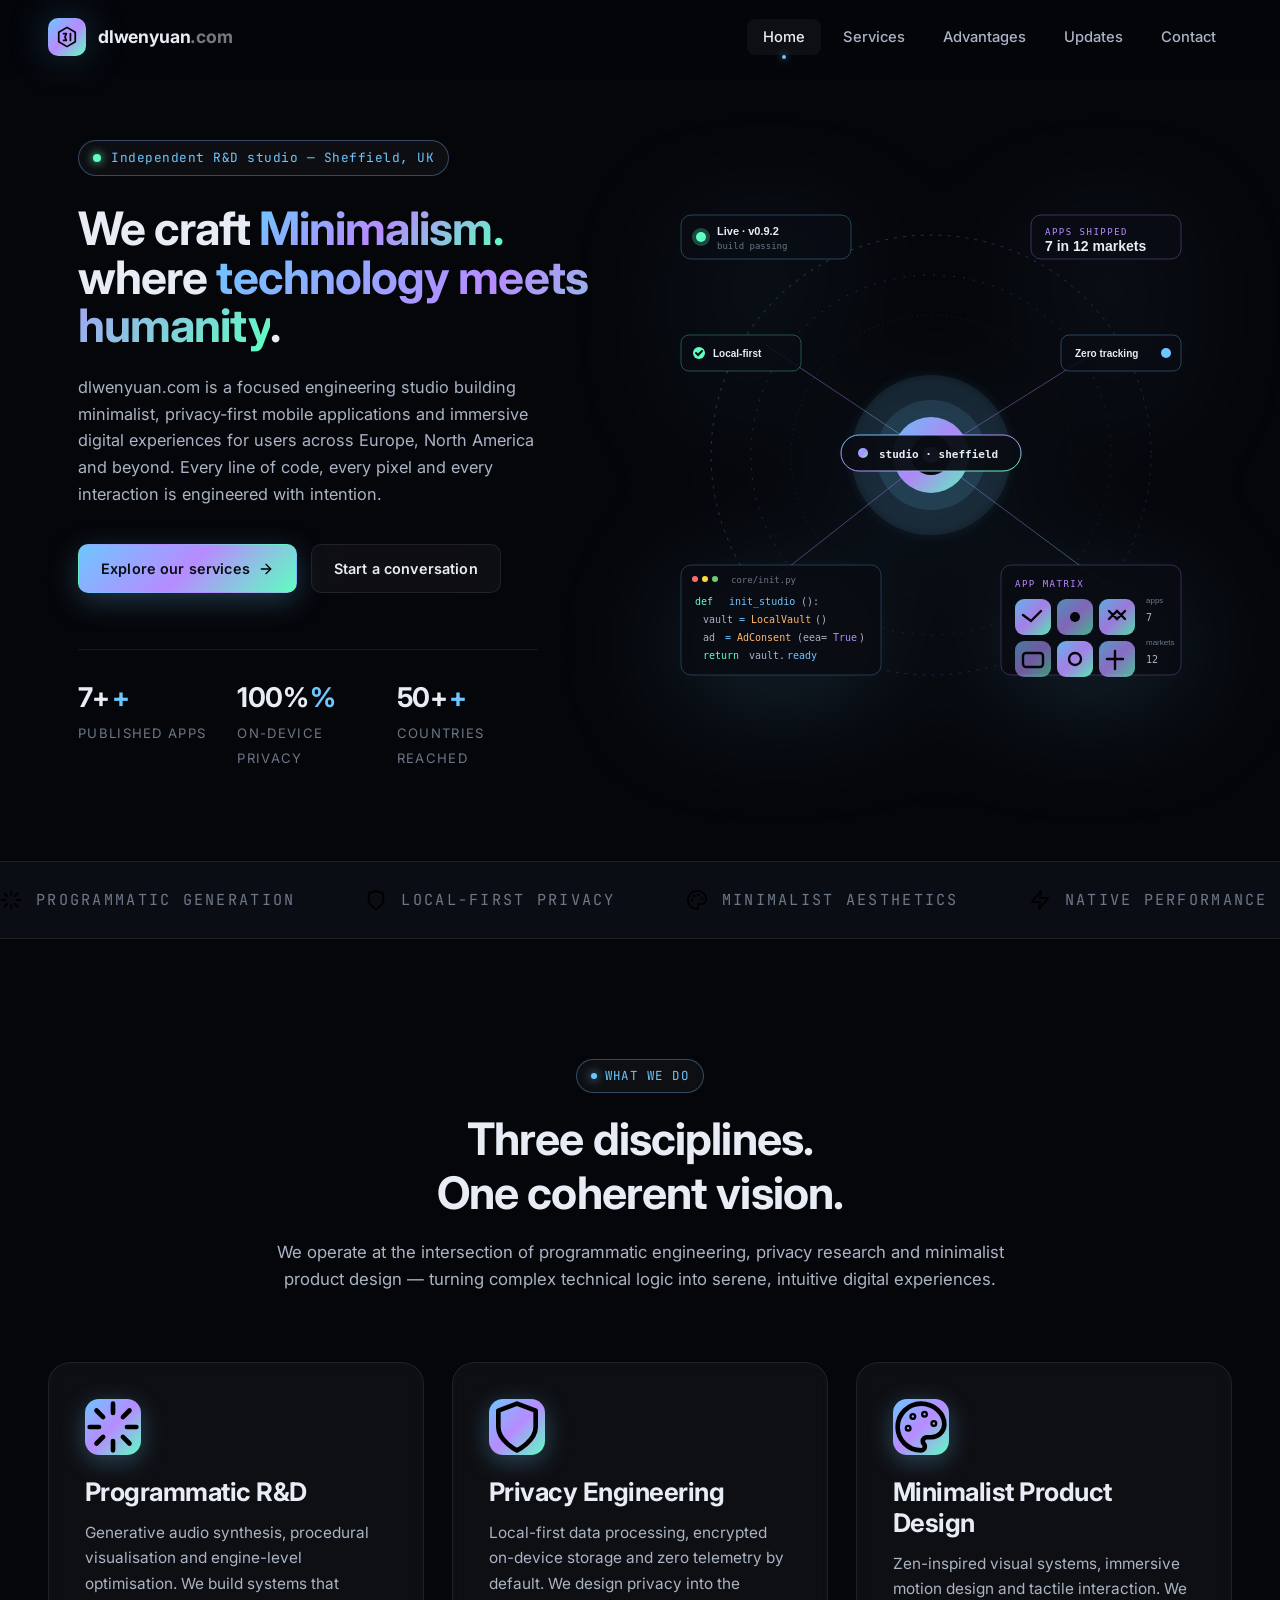
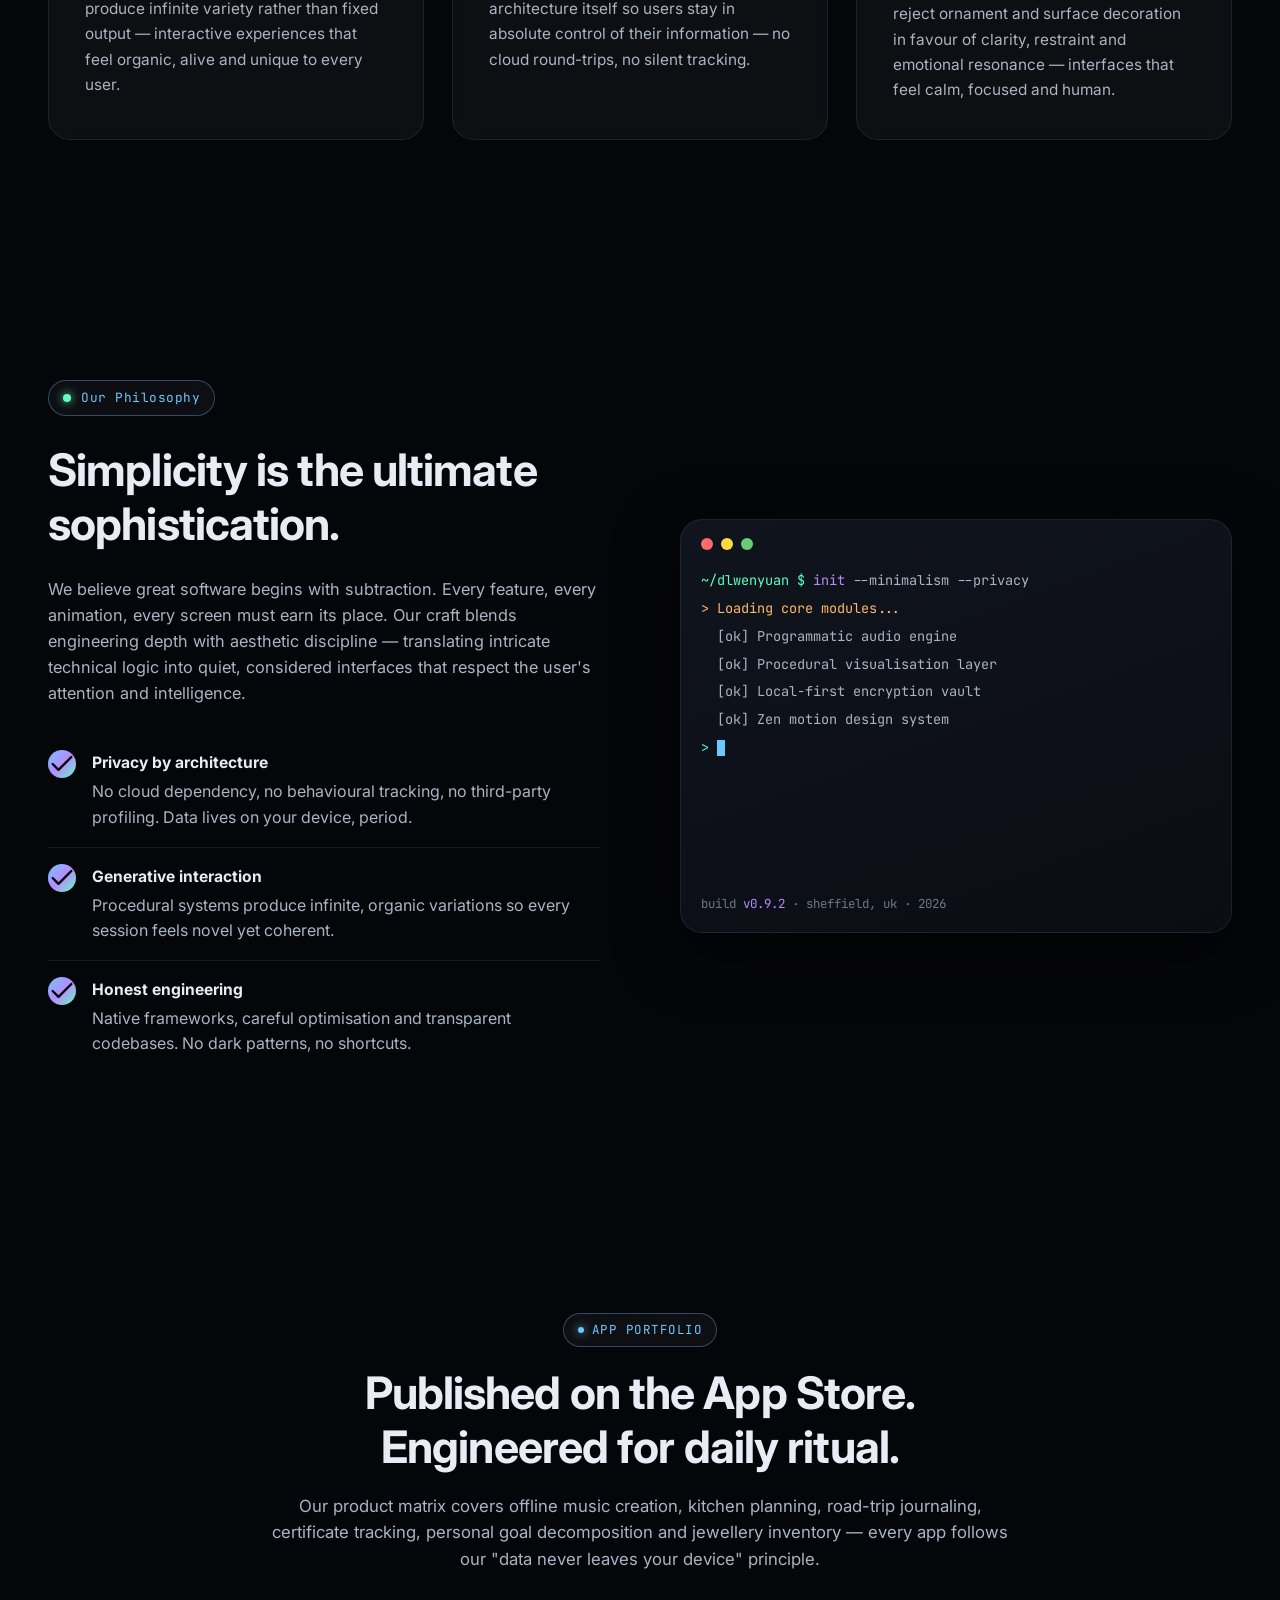
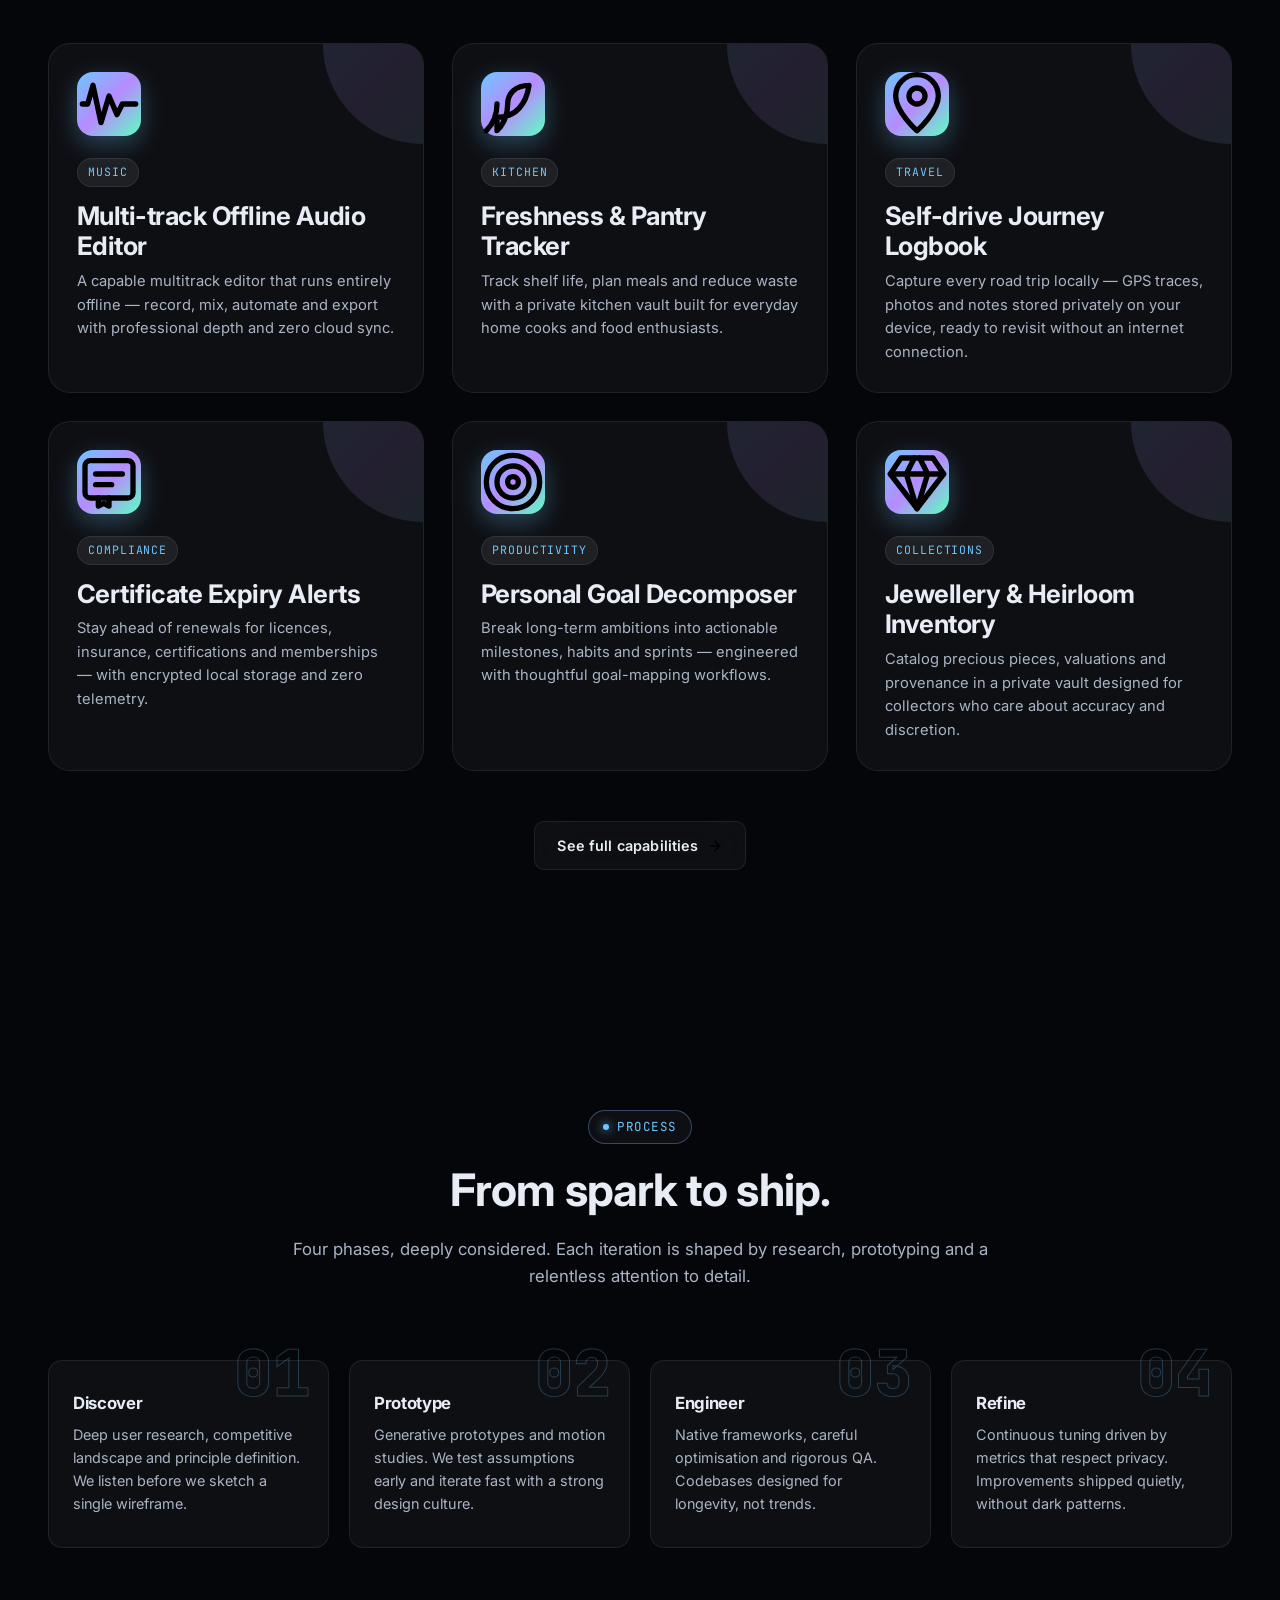
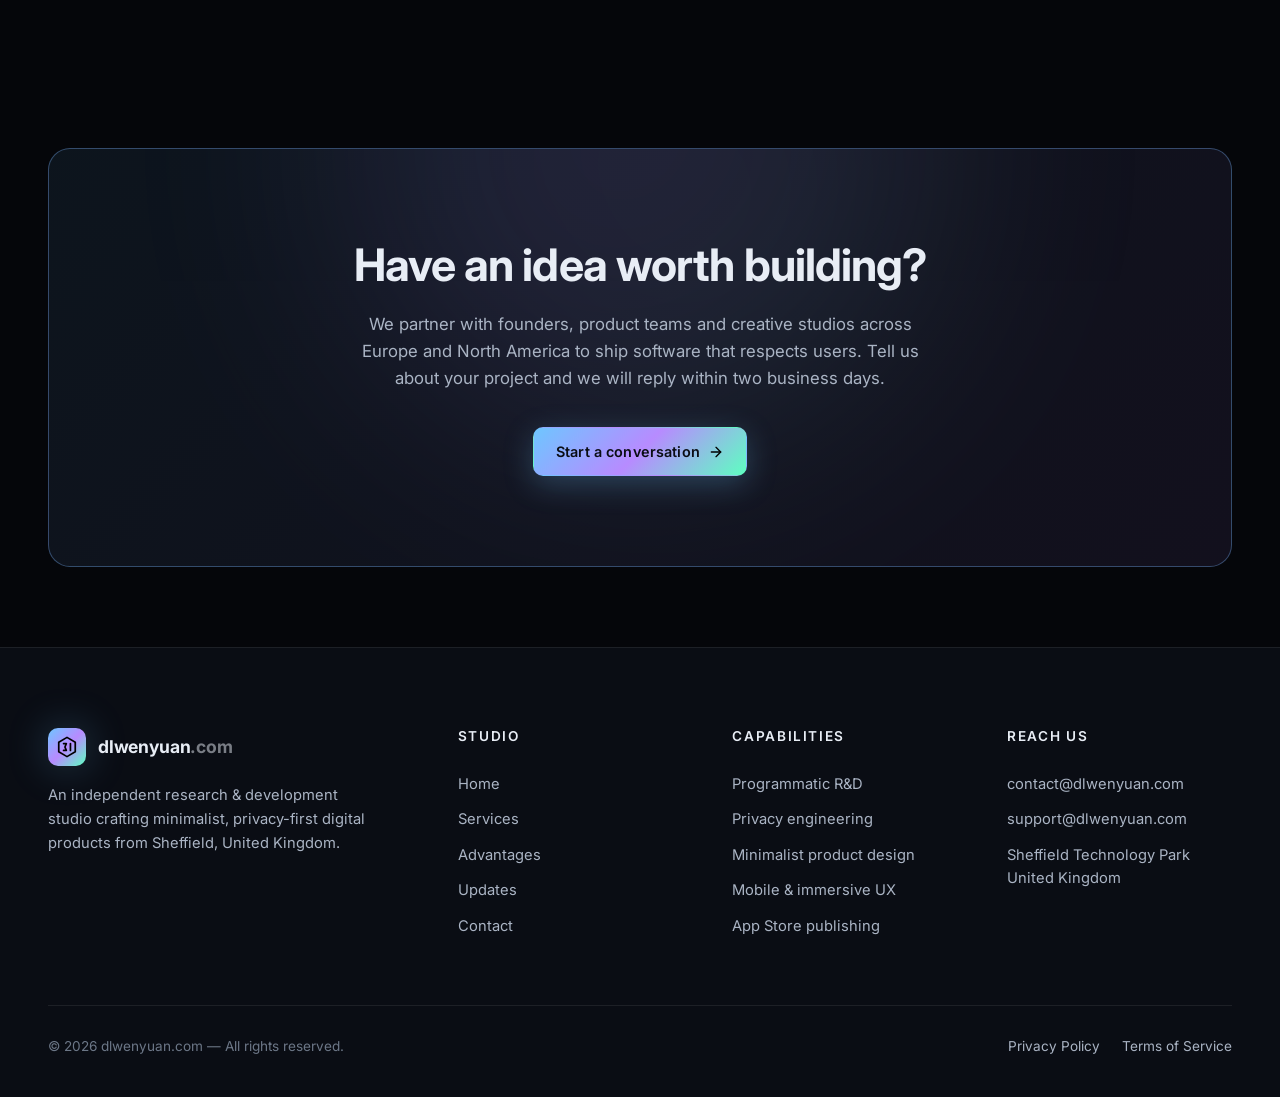
<file: index.html>
<!DOCTYPE html>
<html lang="en">
<head>
<meta charset="UTF-8">
<meta name="viewport" content="width=device-width, initial-scale=1.0">
<meta http-equiv="X-UA-Compatible" content="IE=edge">
<title>dlwenyuan.com — Technology studio for minimalist, privacy-first digital products</title>
<meta name="description" content="dlwenyuan.com is an independent R&D studio crafting minimalist, privacy-first mobile applications and immersive digital experiences. Based in Sheffield Technology Park, United Kingdom.">
<meta name="keywords" content="dlwenyuan, technology studio, privacy-first apps, minimalist design, mobile applications, programmatic generation, immersive UX, R&D Sheffield">
<meta name="author" content="dlwenyuan.com">
<meta name="robots" content="index, follow, max-image-preview:large, max-snippet:-1, max-video-preview:-1">
<meta name="theme-color" content="#05060a">
<meta name="format-detection" content="telephone=no">
<meta name="rating" content="general">
<link rel="canonical" href="https://dlwenyuan.com/">

<!-- Open Graph -->
<meta property="og:type" content="website">
<meta property="og:url" content="https://dlwenyuan.com/">
<meta property="og:title" content="dlwenyuan.com — Technology studio for minimalist, privacy-first digital products">
<meta property="og:description" content="An independent R&D studio crafting minimalist, privacy-first mobile applications and immersive digital experiences.">
<meta property="og:image" content="https://dlwenyuan.com/images/og-cover.png">
<meta property="og:image:width" content="1200">
<meta property="og:image:height" content="630">
<meta property="og:site_name" content="dlwenyuan.com">
<meta property="og:locale" content="en_GB">

<!-- Twitter -->
<meta name="twitter:card" content="summary_large_image">
<meta name="twitter:title" content="dlwenyuan.com — Technology studio for minimalist, privacy-first digital products">
<meta name="twitter:description" content="An independent R&D studio crafting minimalist, privacy-first mobile applications and immersive digital experiences.">
<meta name="twitter:image" content="https://dlwenyuan.com/images/og-cover.png">

<link rel="icon" type="image/svg+xml" href="images/logo-mark.svg">
<link rel="apple-touch-icon" href="images/logo-mark.svg">

<!-- Preconnect -->
<link rel="preconnect" href="https://fonts.googleapis.com">
<link rel="preconnect" href="https://fonts.gstatic.com" crossorigin>
<link rel="preload" as="image" href="images/hero-bg.png">

<!-- Fonts -->
<link href="https://fonts.googleapis.com/css2?family=Inter:wght@400;500;600;700;800&family=JetBrains+Mono:wght@400;500;600&display=swap" rel="stylesheet">

<link rel="stylesheet" href="css/style.css">

<!-- Structured Data -->
<script type="application/ld+json">
{
  "@context": "https://schema.org",
  "@type": "Organization",
  "name": "dlwenyuan.com",
  "url": "https://dlwenyuan.com/",
  "logo": "https://dlwenyuan.com/images/logo-mark.svg",
  "description": "An independent R&D studio crafting minimalist, privacy-first mobile applications and immersive digital experiences.",
  "email": "contact@dlwenyuan.com",
  "address": {
    "@type": "PostalAddress",
    "streetAddress": "Sheffield Technology Park",
    "addressLocality": "Sheffield",
    "addressCountry": "GB"
  },
  "sameAs": [
    "https://twitter.com/dlwenyuan",
    "https://github.com/dlwenyuan",
    "https://linkedin.com/company/dlwenyuan"
  ]
}
</script>
</head>
<body>

<div class="bg-stage" aria-hidden="true"></div>
<div class="bg-grid" aria-hidden="true"></div>

<!-- ============ HEADER ============ -->
<header class="site-header">
  <div class="container nav-inner">
    <a href="index.html" class="brand" aria-label="dlwenyuan home">
      <span class="logo-mark"><img src="images/logo-mark.svg" alt="" class="brand-mark"></span>
      <span>dlwenyuan<span style="opacity:.5">.com</span></span>
    </a>
    <nav aria-label="Primary">
      <ul class="nav-links">
        <li><a href="index.html" class="active">Home</a></li>
        <li><a href="services.html">Services</a></li>
        <li><a href="advantages.html">Advantages</a></li>
        <li><a href="updates.html">Updates</a></li>
        <li><a href="contact.html">Contact</a></li>
        
      </ul>
    </nav>
    <button class="menu-toggle" aria-label="Toggle menu"><span></span></button>
  </div>
</header>

<div class="mobile-drawer" aria-label="Mobile menu">
  <a href="index.html">Home</a>
  <a href="services.html">Services</a>
  <a href="advantages.html">Advantages</a>
  <a href="updates.html">Updates</a>
  <a href="contact.html">Contact</a>
</div>


<!-- ============ HERO ============ -->
<section class="hero">
  <div class="container hero-inner">
    <div class="reveal in">
      <div class="hero-badge"><span class="live-dot"></span> Independent R&D studio — Sheffield, UK</div>
      <h1>We craft <span class="rotator">Minimalism.</span><br>where <span class="gradient-text">technology meets humanity</span>.</h1>
      <p class="hero-lead">dlwenyuan.com is a focused engineering studio building minimalist, privacy-first mobile applications and immersive digital experiences for users across Europe, North America and beyond. Every line of code, every pixel and every interaction is engineered with intention.</p>
      <div class="hero-actions">
        <a href="services.html" class="btn btn-primary">Explore our services <img src="images/arrow-right.svg" class="arrow" alt=""></a>
        <a href="contact.html" class="btn btn-ghost">Start a conversation</a>
      </div>
      <div class="hero-stats">
        <div class="hero-stat">
          <span class="num" data-counter="7" data-suffix="+">0</span>
          <span class="label">Published Apps</span>
        </div>
        <div class="hero-stat">
          <span class="num" data-counter="100" data-suffix="%">0</span>
          <span class="label">On-device Privacy</span>
        </div>
        <div class="hero-stat">
          <span class="num" data-counter="50" data-suffix="+">0</span>
          <span class="label">Countries Reached</span>
        </div>
      </div>
    </div>

    <div class="hero-visual reveal delay-2" aria-hidden="true">
      <img src="images/hero-dashboard.svg" alt="" class="hero-dashboard-img">
    </div>
  </div>
</section>


<!-- ============ MARQUEE ============ -->
<div class="marquee" aria-hidden="true">
  <div class="marquee-track">
    <span class="marquee-item"><img src="images/spark.svg" class="ic" alt=""> Programmatic Generation</span>
    <span class="marquee-item"><img src="images/shield.svg" class="ic" alt=""> Local-first Privacy</span>
    <span class="marquee-item"><img src="images/palette.svg" class="ic" alt=""> Minimalist Aesthetics</span>
    <span class="marquee-item"><img src="images/lightning.svg" class="ic" alt=""> Native Performance</span>
    <span class="marquee-item"><img src="images/leaf.svg" class="ic" alt=""> Zen Interaction</span>
    <span class="marquee-item"><img src="images/eye.svg" class="ic" alt=""> Immersive UX</span>
    <!-- duplicate for seamless loop -->
    <span class="marquee-item"><img src="images/spark.svg" class="ic" alt=""> Programmatic Generation</span>
    <span class="marquee-item"><img src="images/shield.svg" class="ic" alt=""> Local-first Privacy</span>
    <span class="marquee-item"><img src="images/palette.svg" class="ic" alt=""> Minimalist Aesthetics</span>
    <span class="marquee-item"><img src="images/lightning.svg" class="ic" alt=""> Native Performance</span>
    <span class="marquee-item"><img src="images/leaf.svg" class="ic" alt=""> Zen Interaction</span>
    <span class="marquee-item"><img src="images/eye.svg" class="ic" alt=""> Immersive UX</span>
  </div>
</div>

<!-- ============ SERVICES OVERVIEW ============ -->
<section class="section">
  <div class="container">
    <div class="section-head reveal">
      <span class="eyebrow"><span class="dot"></span> What we do</span>
      <h2>Three disciplines.<br>One coherent vision.</h2>
      <p>We operate at the intersection of programmatic engineering, privacy research and minimalist product design — turning complex technical logic into serene, intuitive digital experiences.</p>
    </div>
    <div class="grid-3">
      <div class="card reveal" data-tilt>
        <div class="icon-wrap"><img src="images/spark.svg" alt=""></div>
        <h3>Programmatic R&amp;D</h3>
        <p>Generative audio synthesis, procedural visualisation and engine-level optimisation. We build systems that produce infinite variety rather than fixed output — interactive experiences that feel organic, alive and unique to every user.</p>
      </div>
      <div class="card reveal delay-1" data-tilt>
        <div class="icon-wrap"><img src="images/shield.svg" alt=""></div>
        <h3>Privacy Engineering</h3>
        <p>Local-first data processing, encrypted on-device storage and zero telemetry by default. We design privacy into the architecture itself so users stay in absolute control of their information — no cloud round-trips, no silent tracking.</p>
      </div>
      <div class="card reveal delay-2" data-tilt>
        <div class="icon-wrap"><img src="images/palette.svg" alt=""></div>
        <h3>Minimalist Product Design</h3>
        <p>Zen-inspired visual systems, immersive motion design and tactile interaction. We reject ornament and surface decoration in favour of clarity, restraint and emotional resonance — interfaces that feel calm, focused and human.</p>
      </div>
    </div>
  </div>
</section>


<!-- ============ PHILOSOPHY ============ -->
<section class="section">
  <div class="container">
    <div class="feature-split">
      <div class="text-side reveal">
        <span class="hero-badge"><span class="live-dot"></span> Our Philosophy</span>
        <h2>Simplicity is the ultimate sophistication.</h2>
        <p>We believe great software begins with subtraction. Every feature, every animation, every screen must earn its place. Our craft blends engineering depth with aesthetic discipline — translating intricate technical logic into quiet, considered interfaces that respect the user's attention and intelligence.</p>
        <ul class="feature-list">
          <li>
            <span class="check"><img src="images/check-thin.svg" alt=""></span>
            <div><strong>Privacy by architecture</strong>No cloud dependency, no behavioural tracking, no third-party profiling. Data lives on your device, period.</div>
          </li>
          <li>
            <span class="check"><img src="images/check-thin.svg" alt=""></span>
            <div><strong>Generative interaction</strong>Procedural systems produce infinite, organic variations so every session feels novel yet coherent.</div>
          </li>
          <li>
            <span class="check"><img src="images/check-thin.svg" alt=""></span>
            <div><strong>Honest engineering</strong>Native frameworks, careful optimisation and transparent codebases. No dark patterns, no shortcuts.</div>
          </li>
        </ul>
      </div>
      <div class="visual-side reveal delay-2" aria-hidden="true">
        <div class="terminal">
          <div class="terminal-head"><span></span><span></span><span></span></div>
          <div class="line"><span class="prompt">~/dlwenyuan $</span> <span class="key">init</span> --minimalism --privacy</div>
          <div class="line"><span class="str">&gt; Loading core modules...</span></div>
          <div class="line">&nbsp;&nbsp;[ok] Programmatic audio engine</div>
          <div class="line">&nbsp;&nbsp;[ok] Procedural visualisation layer</div>
          <div class="line">&nbsp;&nbsp;[ok] Local-first encryption vault</div>
          <div class="line">&nbsp;&nbsp;[ok] Zen motion design system</div>
          <div class="line"><span class="prompt">&gt; </span><span class="cursor"></span></div>
          <div class="line" style="margin-top:auto;color:var(--text-3);font-size:.78rem">build <span class="key">v0.9.2</span> &middot; sheffield, uk &middot; 2026</div>
        </div>
      </div>
    </div>
  </div>
</section>

<!-- ============ APP SHOWCASE ============ -->
<section class="section">
  <div class="container">
    <div class="section-head reveal">
      <span class="eyebrow"><span class="dot"></span> App portfolio</span>
      <h2>Published on the App Store.<br>Engineered for daily ritual.</h2>
      <p>Our product matrix covers offline music creation, kitchen planning, road-trip journaling, certificate tracking, personal goal decomposition and jewellery inventory — every app follows our "data never leaves your device" principle.</p>
    </div>
    <div class="grid-3">
      <div class="app-card reveal">
        <div class="app-icon-lg"><img src="images/app-wave.svg" alt=""></div>
        <span class="tag">Music</span>
        <h3>Multi-track Offline Audio Editor</h3>
        <p>A capable multitrack editor that runs entirely offline — record, mix, automate and export with professional depth and zero cloud sync.</p>
      </div>
      <div class="app-card reveal delay-1">
        <div class="app-icon-lg"><img src="images/app-leaf.svg" alt=""></div>
        <span class="tag">Kitchen</span>
        <h3>Freshness &amp; Pantry Tracker</h3>
        <p>Track shelf life, plan meals and reduce waste with a private kitchen vault built for everyday home cooks and food enthusiasts.</p>
      </div>
      <div class="app-card reveal delay-2">
        <div class="app-icon-lg"><img src="images/app-pin.svg" alt=""></div>
        <span class="tag">Travel</span>
        <h3>Self-drive Journey Logbook</h3>
        <p>Capture every road trip locally — GPS traces, photos and notes stored privately on your device, ready to revisit without an internet connection.</p>
      </div>
      <div class="app-card reveal">
        <div class="app-icon-lg"><img src="images/app-cert.svg" alt=""></div>
        <span class="tag">Compliance</span>
        <h3>Certificate Expiry Alerts</h3>
        <p>Stay ahead of renewals for licences, insurance, certifications and memberships — with encrypted local storage and zero telemetry.</p>
      </div>
      <div class="app-card reveal delay-1">
        <div class="app-icon-lg"><img src="images/app-target.svg" alt=""></div>
        <span class="tag">Productivity</span>
        <h3>Personal Goal Decomposer</h3>
        <p>Break long-term ambitions into actionable milestones, habits and sprints — engineered with thoughtful goal-mapping workflows.</p>
      </div>
      <div class="app-card reveal delay-2">
        <div class="app-icon-lg"><img src="images/app-gem.svg" alt=""></div>
        <span class="tag">Collections</span>
        <h3>Jewellery &amp; Heirloom Inventory</h3>
        <p>Catalog precious pieces, valuations and provenance in a private vault designed for collectors who care about accuracy and discretion.</p>
      </div>
    </div>
    <div style="text-align:center;margin-top:50px">
      <a href="services.html" class="btn btn-ghost">See full capabilities <img src="images/arrow-right.svg" class="arrow" alt=""></a>
    </div>
  </div>
</section>


<!-- ============ PROCESS ============ -->
<section class="section">
  <div class="container">
    <div class="section-head reveal">
      <span class="eyebrow"><span class="dot"></span> Process</span>
      <h2>From spark to ship.</h2>
      <p>Four phases, deeply considered. Each iteration is shaped by research, prototyping and a relentless attention to detail.</p>
    </div>
    <div class="steps">
      <div class="step reveal">
        <h4>Discover</h4>
        <p>Deep user research, competitive landscape and principle definition. We listen before we sketch a single wireframe.</p>
      </div>
      <div class="step reveal delay-1">
        <h4>Prototype</h4>
        <p>Generative prototypes and motion studies. We test assumptions early and iterate fast with a strong design culture.</p>
      </div>
      <div class="step reveal delay-2">
        <h4>Engineer</h4>
        <p>Native frameworks, careful optimisation and rigorous QA. Codebases designed for longevity, not trends.</p>
      </div>
      <div class="step reveal delay-3">
        <h4>Refine</h4>
        <p>Continuous tuning driven by metrics that respect privacy. Improvements shipped quietly, without dark patterns.</p>
      </div>
    </div>
  </div>
</section>

<!-- ============ CTA ============ -->
<section class="section-sm">
  <div class="container">
    <div class="cta-banner reveal">
      <h2>Have an idea worth building?</h2>
      <p>We partner with founders, product teams and creative studios across Europe and North America to ship software that respects users. Tell us about your project and we will reply within two business days.</p>
      <a href="contact.html" class="btn btn-primary">Start a conversation <img src="images/arrow-right.svg" class="arrow" alt=""></a>
    </div>
  </div>
</section>

<!-- ============ FOOTER ============ -->
<footer class="site-footer">
  <div class="container">
    <div class="footer-grid">
      <div class="footer-brand">
        <a href="index.html" class="brand">
          <span class="logo-mark"><img src="images/logo-mark.svg" class="brand-mark" alt=""></span>
          <span>dlwenyuan<span style="opacity:.5">.com</span></span>
        </a>
        <p>An independent research &amp; development studio crafting minimalist, privacy-first digital products from Sheffield, United Kingdom.</p>
      </div>
      <div class="footer-col">
        <h5>Studio</h5>
        <ul>
          <li><a href="index.html">Home</a></li>
          <li><a href="services.html">Services</a></li>
          <li><a href="advantages.html">Advantages</a></li>
          <li><a href="updates.html">Updates</a></li>
          <li><a href="contact.html">Contact</a></li>
        </ul>
      </div>
      <div class="footer-col">
        <h5>Capabilities</h5>
        <ul>
          <li>Programmatic R&amp;D</li>
          <li>Privacy engineering</li>
          <li>Minimalist product design</li>
          <li>Mobile &amp; immersive UX</li>
          <li>App Store publishing</li>
        </ul>
      </div>
      <div class="footer-col">
        <h5>Reach us</h5>
        <ul>
          <li><a href="mailto:contact@dlwenyuan.com">contact@dlwenyuan.com</a></li>
          <li><a href="mailto:support@dlwenyuan.com">support@dlwenyuan.com</a></li>
          <li>Sheffield Technology Park<br>United Kingdom</li>
        </ul>
      </div>
    </div>
    <div class="footer-bottom">
      <span>© <span data-year>2026</span> dlwenyuan.com — All rights reserved.</span>
      <div class="legal-links">
        <a href="privacy.html">Privacy Policy</a>
        <a href="terms.html">Terms of Service</a>
      </div>
    </div>
  </div>
</footer>

<script src="js/main.js" defer></script>
</body>
</html>
</file>
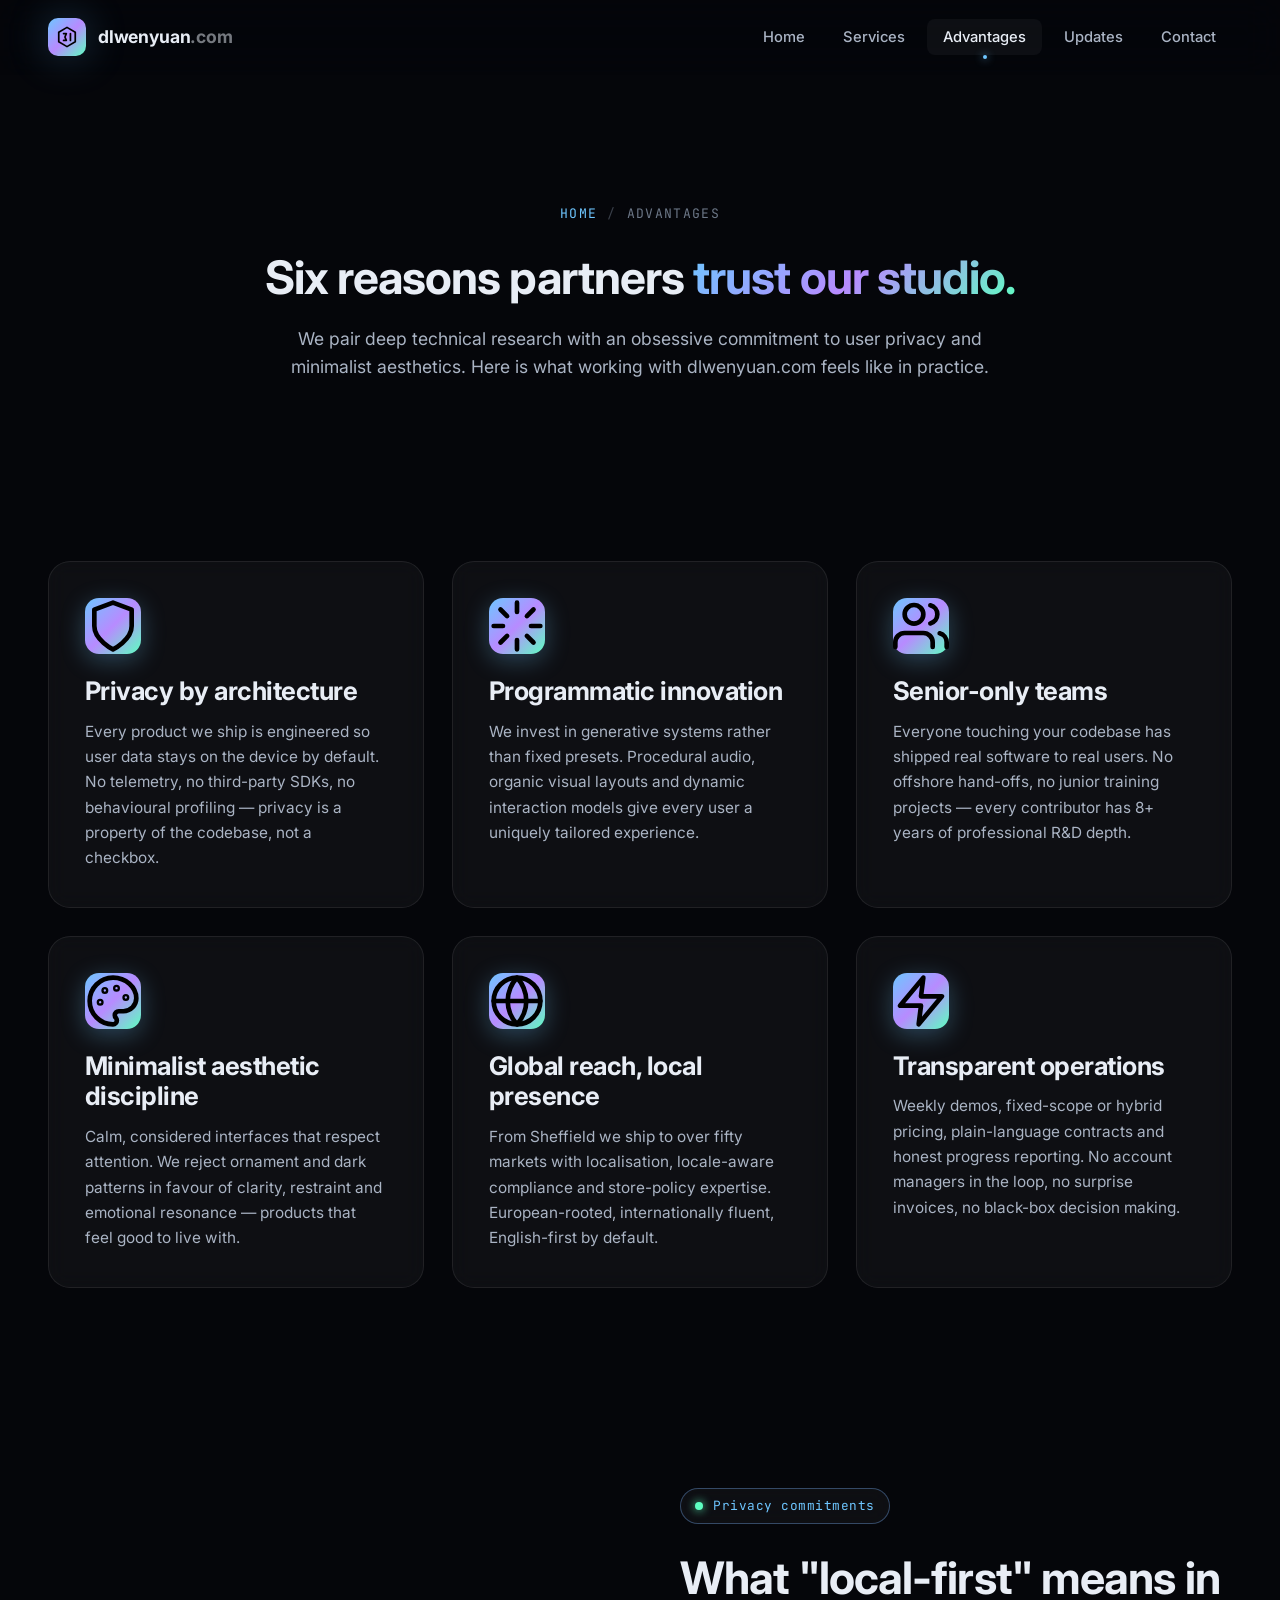
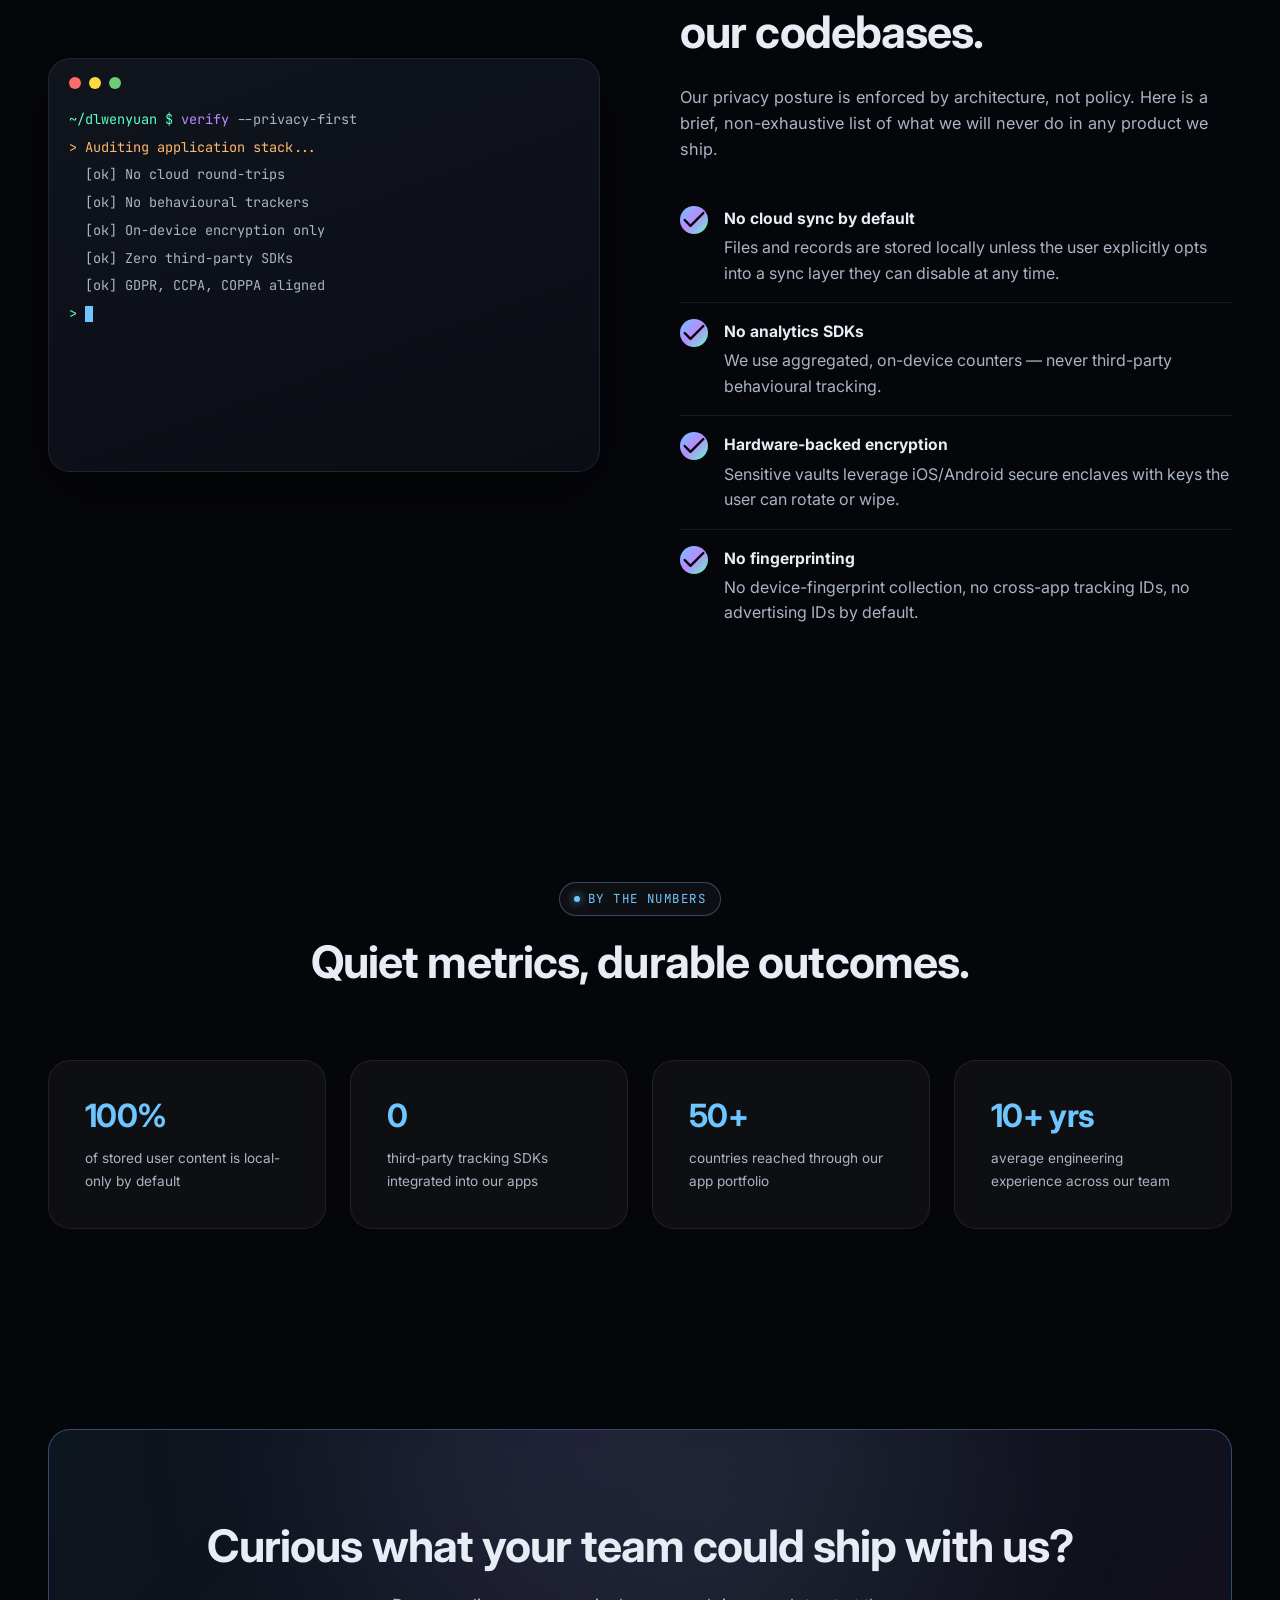
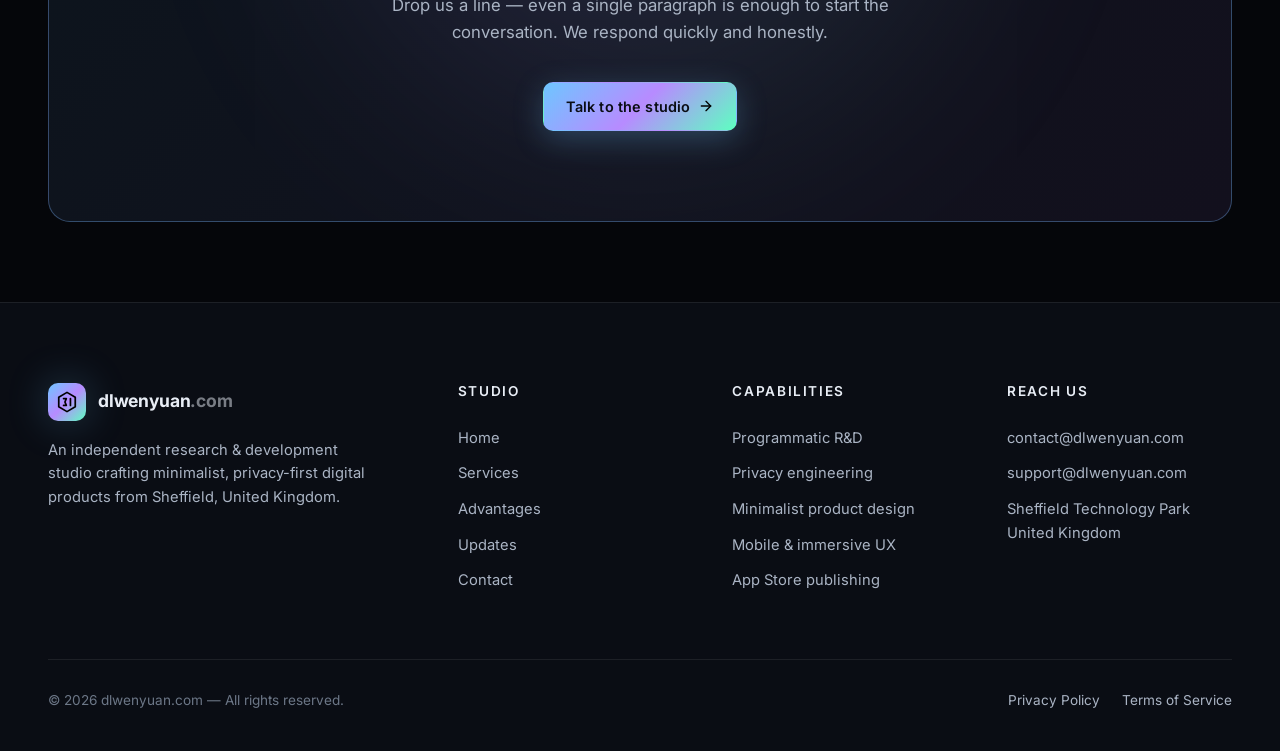
<file: advantages.html>
<!DOCTYPE html>
<html lang="en">
<head>
<meta charset="UTF-8">
<meta name="viewport" content="width=device-width, initial-scale=1.0">
<title>Advantages — dlwenyuan.com</title>
<meta name="description" content="Why teams choose dlwenyuan.com: senior-only engineering, privacy-by-design, programmatic innovation, transparent operations and a global reach from Sheffield.">
<meta name="robots" content="index, follow">
<link rel="canonical" href="https://dlwenyuan.com/advantages.html">
<meta property="og:title" content="Advantages — dlwenyuan.com">
<meta property="og:description" content="Why teams choose dlwenyuan.com — privacy-by-design, senior-only engineering and a global reach.">
<meta property="og:image" content="https://dlwenyuan.com/images/og-cover.png">
<meta name="twitter:card" content="summary_large_image">
<meta name="theme-color" content="#05060a">
<link rel="icon" type="image/svg+xml" href="images/logo-mark.svg">
<link rel="preconnect" href="https://fonts.googleapis.com">
<link rel="preconnect" href="https://fonts.gstatic.com" crossorigin>
<link href="https://fonts.googleapis.com/css2?family=Inter:wght@400;500;600;700;800&family=JetBrains+Mono:wght@400;500;600&display=swap" rel="stylesheet">
<link rel="stylesheet" href="css/style.css">
</head>
<body>
<div class="bg-stage" aria-hidden="true"></div>
<div class="bg-grid" aria-hidden="true"></div>

<header class="site-header">
  <div class="container nav-inner">
    <a href="index.html" class="brand"><span class="logo-mark"><img src="images/logo-mark.svg" class="brand-mark" alt=""></span><span>dlwenyuan<span style="opacity:.5">.com</span></span></a>
    <nav><ul class="nav-links">
      <li><a href="index.html">Home</a></li><li><a href="services.html">Services</a></li>
      <li><a href="advantages.html" class="active">Advantages</a></li><li><a href="updates.html">Updates</a></li><li><a href="contact.html">Contact</a></li>
      
    </ul></nav>
    <button class="menu-toggle" aria-label="Toggle menu"><span></span></button>
  </div>
</header>
<div class="mobile-drawer">
  <a href="index.html">Home</a><a href="services.html">Services</a><a href="advantages.html">Advantages</a>
  <a href="updates.html">Updates</a><a href="contact.html">Contact</a>
</div>

<section class="page-hero">
  <div class="container">
    <div class="breadcrumb reveal"><a href="index.html">Home</a><span class="sep">/</span><span>Advantages</span></div>
    <h1 class="reveal">Six reasons partners <span class="gradient-text">trust our studio.</span></h1>
    <p class="reveal delay-1">We pair deep technical research with an obsessive commitment to user privacy and minimalist aesthetics. Here is what working with dlwenyuan.com feels like in practice.</p>
  </div>
</section>

<section class="section-sm">
  <div class="container">
    <div class="grid-3">
      <div class="card reveal" data-tilt>
        <div class="icon-wrap"><img src="images/shield.svg" alt=""></div>
        <h3>Privacy by architecture</h3>
        <p>Every product we ship is engineered so user data stays on the device by default. No telemetry, no third-party SDKs, no behavioural profiling — privacy is a property of the codebase, not a checkbox.</p>
      </div>
      <div class="card reveal delay-1" data-tilt>
        <div class="icon-wrap"><img src="images/spark.svg" alt=""></div>
        <h3>Programmatic innovation</h3>
        <p>We invest in generative systems rather than fixed presets. Procedural audio, organic visual layouts and dynamic interaction models give every user a uniquely tailored experience.</p>
      </div>
      <div class="card reveal delay-2" data-tilt>
        <div class="icon-wrap"><img src="images/users.svg" alt=""></div>
        <h3>Senior-only teams</h3>
        <p>Everyone touching your codebase has shipped real software to real users. No offshore hand-offs, no junior training projects — every contributor has 8+ years of professional R&amp;D depth.</p>
      </div>
      <div class="card reveal" data-tilt>
        <div class="icon-wrap"><img src="images/palette.svg" alt=""></div>
        <h3>Minimalist aesthetic discipline</h3>
        <p>Calm, considered interfaces that respect attention. We reject ornament and dark patterns in favour of clarity, restraint and emotional resonance — products that feel good to live with.</p>
      </div>
      <div class="card reveal delay-1" data-tilt>
        <div class="icon-wrap"><img src="images/globe.svg" alt=""></div>
        <h3>Global reach, local presence</h3>
        <p>From Sheffield we ship to over fifty markets with localisation, locale-aware compliance and store-policy expertise. European-rooted, internationally fluent, English-first by default.</p>
      </div>
      <div class="card reveal delay-2" data-tilt>
        <div class="icon-wrap"><img src="images/lightning.svg" alt=""></div>
        <h3>Transparent operations</h3>
        <p>Weekly demos, fixed-scope or hybrid pricing, plain-language contracts and honest progress reporting. No account managers in the loop, no surprise invoices, no black-box decision making.</p>
      </div>
    </div>
  </div>
</section>

<section class="section">
  <div class="container">
    <div class="feature-split">
      <div class="visual-side reveal" aria-hidden="true">
        <div class="terminal">
          <div class="terminal-head"><span></span><span></span><span></span></div>
          <div class="line"><span class="prompt">~/dlwenyuan $</span> <span class="key">verify</span> --privacy-first</div>
          <div class="line"><span class="str">&gt; Auditing application stack...</span></div>
          <div class="line">&nbsp;&nbsp;[ok] No cloud round-trips</div>
          <div class="line">&nbsp;&nbsp;[ok] No behavioural trackers</div>
          <div class="line">&nbsp;&nbsp;[ok] On-device encryption only</div>
          <div class="line">&nbsp;&nbsp;[ok] Zero third-party SDKs</div>
          <div class="line">&nbsp;&nbsp;[ok] GDPR, CCPA, COPPA aligned</div>
          <div class="line"><span class="prompt">&gt; </span><span class="cursor"></span></div>
        </div>
      </div>
      <div class="text-side reveal delay-2">
        <span class="hero-badge"><span class="live-dot"></span> Privacy commitments</span>
        <h2>What "local-first" means in our codebases.</h2>
        <p>Our privacy posture is enforced by architecture, not policy. Here is a brief, non-exhaustive list of what we will never do in any product we ship.</p>
        <ul class="feature-list">
          <li><span class="check"><img src="images/check-thin.svg" alt=""></span><div><strong>No cloud sync by default</strong>Files and records are stored locally unless the user explicitly opts into a sync layer they can disable at any time.</div></li>
          <li><span class="check"><img src="images/check-thin.svg" alt=""></span><div><strong>No analytics SDKs</strong>We use aggregated, on-device counters — never third-party behavioural tracking.</div></li>
          <li><span class="check"><img src="images/check-thin.svg" alt=""></span><div><strong>Hardware-backed encryption</strong>Sensitive vaults leverage iOS/Android secure enclaves with keys the user can rotate or wipe.</div></li>
          <li><span class="check"><img src="images/check-thin.svg" alt=""></span><div><strong>No fingerprinting</strong>No device-fingerprint collection, no cross-app tracking IDs, no advertising IDs by default.</div></li>
        </ul>
      </div>
    </div>
  </div>
</section>

<section class="section">
  <div class="container">
    <div class="section-head reveal">
      <span class="eyebrow"><span class="dot"></span> By the numbers</span>
      <h2>Quiet metrics, durable outcomes.</h2>
    </div>
    <div class="grid-4">
      <div class="card reveal"><h3 style="font-size:2rem;color:var(--accent)"><span data-counter="100" data-suffix="%">0</span></h3><p style="font-size:.85rem">of stored user content is local-only by default</p></div>
      <div class="card reveal delay-1"><h3 style="font-size:2rem;color:var(--accent)"><span data-counter="0" data-suffix="">0</span></h3><p style="font-size:.85rem">third-party tracking SDKs integrated into our apps</p></div>
      <div class="card reveal delay-2"><h3 style="font-size:2rem;color:var(--accent)"><span data-counter="50" data-suffix="+">0</span></h3><p style="font-size:.85rem">countries reached through our app portfolio</p></div>
      <div class="card reveal delay-3"><h3 style="font-size:2rem;color:var(--accent)"><span data-counter="10" data-suffix="+ yrs">0</span></h3><p style="font-size:.85rem">average engineering experience across our team</p></div>
    </div>
  </div>
</section>

<section class="section-sm">
  <div class="container">
    <div class="cta-banner reveal">
      <h2>Curious what your team could ship with us?</h2>
      <p>Drop us a line — even a single paragraph is enough to start the conversation. We respond quickly and honestly.</p>
      <a href="contact.html" class="btn btn-primary">Talk to the studio <img src="images/arrow-right.svg" class="arrow" alt=""></a>
    </div>
  </div>
</section>

<footer class="site-footer">
  <div class="container">
    <div class="footer-grid">
      <div class="footer-brand">
        <a href="index.html" class="brand"><span class="logo-mark"><img src="images/logo-mark.svg" class="brand-mark" alt=""></span><span>dlwenyuan<span style="opacity:.5">.com</span></span></a>
        <p>An independent research &amp; development studio crafting minimalist, privacy-first digital products from Sheffield, United Kingdom.</p>
      </div>
      <div class="footer-col"><h5>Studio</h5><ul>
        <li><a href="index.html">Home</a></li><li><a href="services.html">Services</a></li>
        <li><a href="advantages.html">Advantages</a></li><li><a href="updates.html">Updates</a></li><li><a href="contact.html">Contact</a></li>
      </ul></div>
      <div class="footer-col"><h5>Capabilities</h5><ul>
        <li>Programmatic R&amp;D</li><li>Privacy engineering</li><li>Minimalist product design</li><li>Mobile &amp; immersive UX</li><li>App Store publishing</li>
      </ul></div>
      <div class="footer-col"><h5>Reach us</h5><ul>
        <li><a href="mailto:contact@dlwenyuan.com">contact@dlwenyuan.com</a></li>
        <li><a href="mailto:support@dlwenyuan.com">support@dlwenyuan.com</a></li>
        <li>Sheffield Technology Park<br>United Kingdom</li>
      </ul></div>
    </div>
    <div class="footer-bottom">
      <span>© <span data-year>2026</span> dlwenyuan.com — All rights reserved.</span>
      <div class="legal-links"><a href="privacy.html">Privacy Policy</a><a href="terms.html">Terms of Service</a></div>
    </div>
  </div>
</footer>
<script src="js/main.js" defer></script>
</body>
</html>
</file>
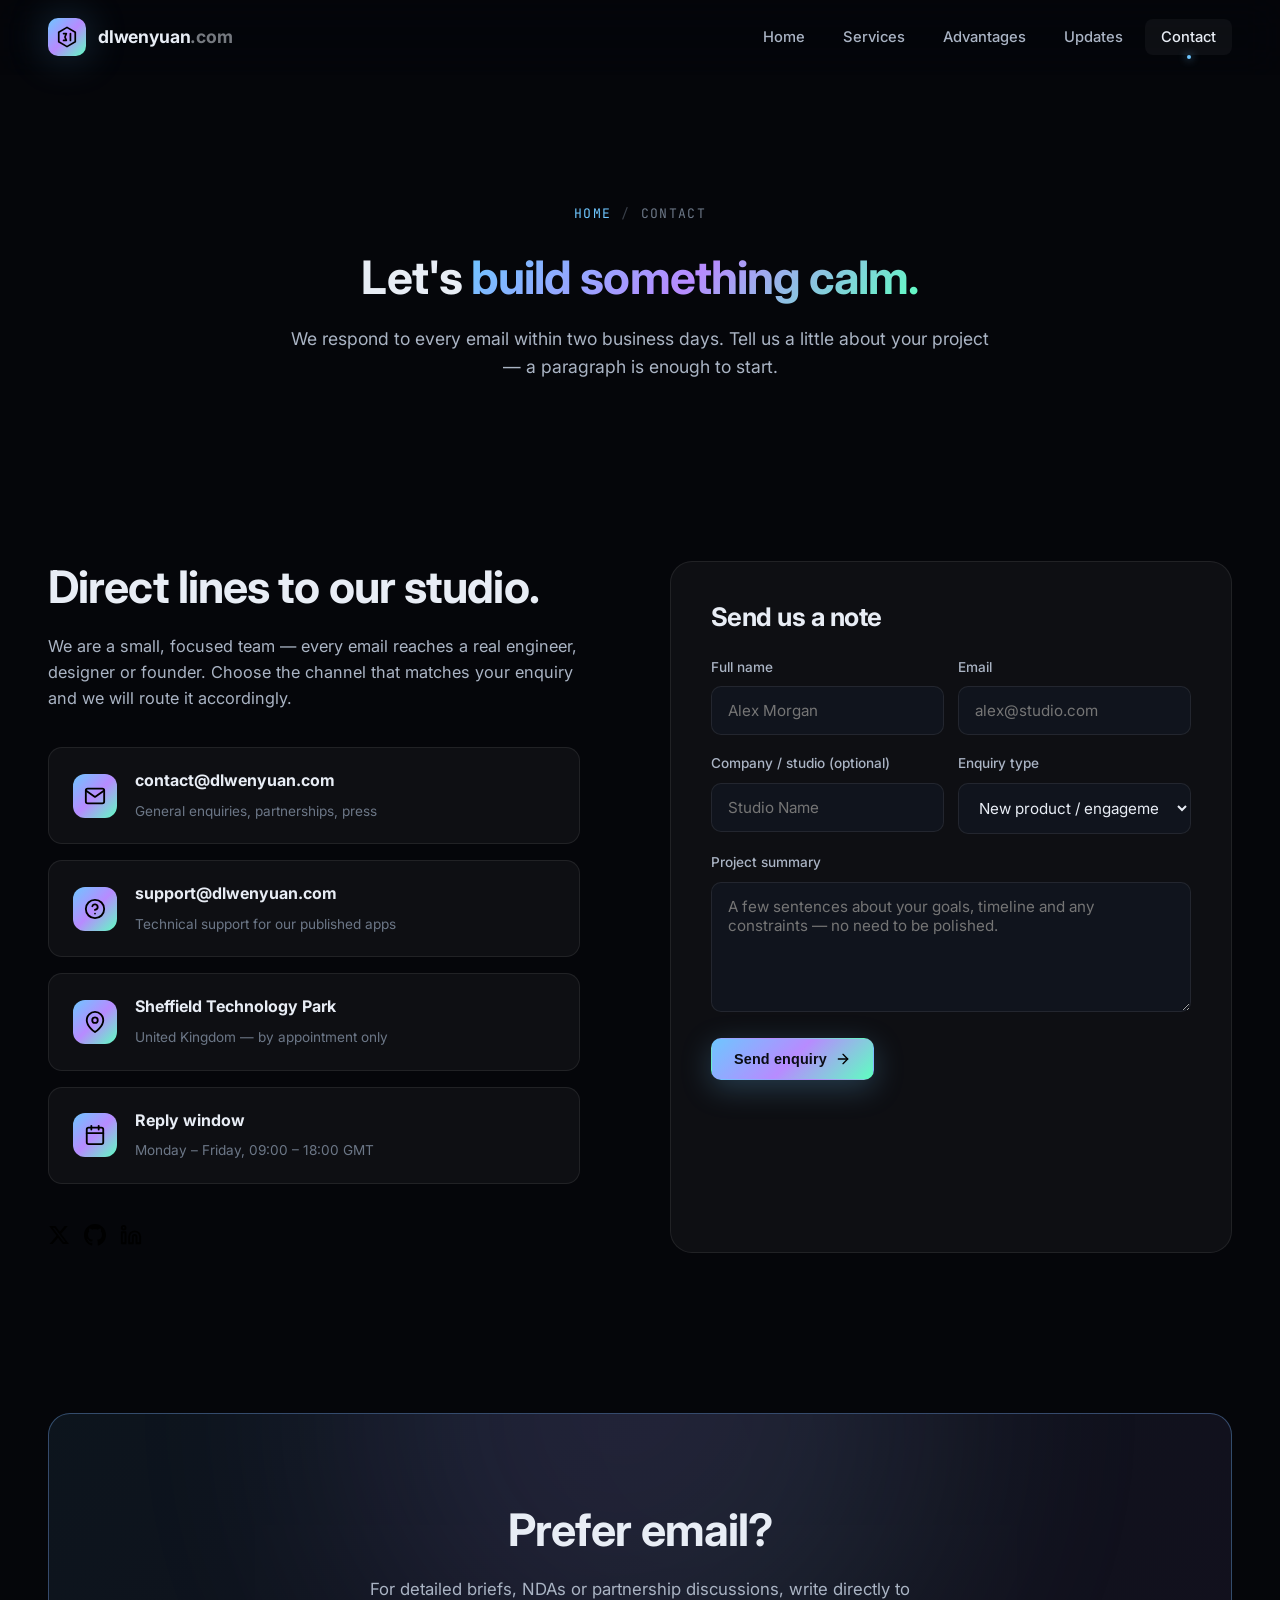
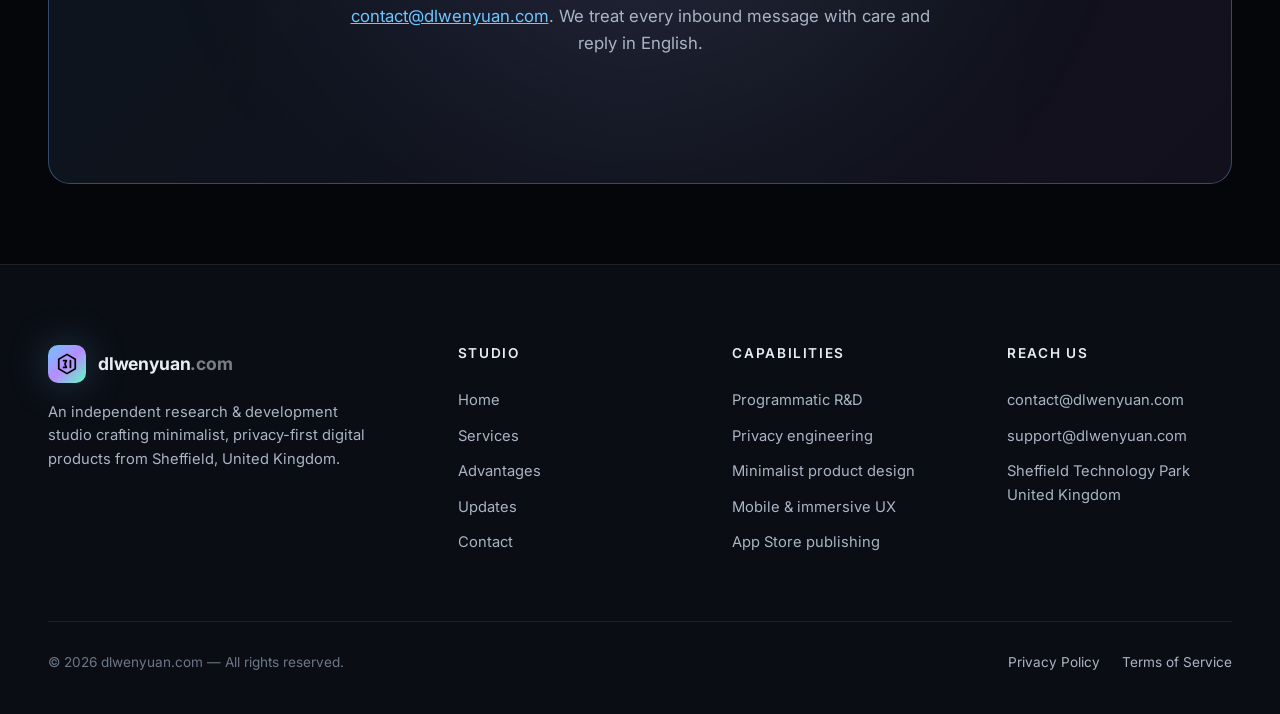
<file: contact.html>
<!DOCTYPE html>
<html lang="en">
<head>
<meta charset="UTF-8">
<meta name="viewport" content="width=device-width, initial-scale=1.0">
<title>Contact — dlwenyuan.com</title>
<meta name="description" content="Get in touch with the dlwenyuan.com team — for engineering partnerships, support, press. Located at Sheffield Technology Park, United Kingdom.">
<meta name="robots" content="index, follow">
<link rel="canonical" href="https://dlwenyuan.com/contact.html">
<meta property="og:title" content="Contact — dlwenyuan.com">
<meta property="og:description" content="Get in touch with the dlwenyuan.com team for engineering partnerships, support or press enquiries.">
<meta property="og:image" content="https://dlwenyuan.com/images/og-cover.png">
<meta name="twitter:card" content="summary_large_image">
<meta name="theme-color" content="#05060a">
<link rel="icon" type="image/svg+xml" href="images/logo-mark.svg">
<link rel="preconnect" href="https://fonts.googleapis.com">
<link rel="preconnect" href="https://fonts.gstatic.com" crossorigin>
<link href="https://fonts.googleapis.com/css2?family=Inter:wght@400;500;600;700;800&family=JetBrains+Mono:wght@400;500;600&display=swap" rel="stylesheet">
<link rel="stylesheet" href="css/style.css">
<script type="application/ld+json">
{
  "@context":"https://schema.org",
  "@type":"ContactPage",
  "url":"https://dlwenyuan.com/contact.html",
  "name":"Contact dlwenyuan.com",
  "publisher":{"@type":"Organization","name":"dlwenyuan.com"},
  "address":{"@type":"PostalAddress","streetAddress":"Sheffield Technology Park","addressLocality":"Sheffield","addressCountry":"GB"}
}
</script>
</head>
<body>
<div class="bg-stage" aria-hidden="true"></div>
<div class="bg-grid" aria-hidden="true"></div>

<header class="site-header">
  <div class="container nav-inner">
    <a href="index.html" class="brand"><span class="logo-mark"><img src="images/logo-mark.svg" class="brand-mark" alt=""></span><span>dlwenyuan<span style="opacity:.5">.com</span></span></a>
    <nav><ul class="nav-links">
      <li><a href="index.html">Home</a></li><li><a href="services.html">Services</a></li>
      <li><a href="advantages.html">Advantages</a></li><li><a href="updates.html">Updates</a></li><li><a href="contact.html" class="active">Contact</a></li>
      
    </ul></nav>
    <button class="menu-toggle" aria-label="Toggle menu"><span></span></button>
  </div>
</header>
<div class="mobile-drawer">
  <a href="index.html">Home</a><a href="services.html">Services</a><a href="advantages.html">Advantages</a>
  <a href="updates.html">Updates</a><a href="contact.html">Contact</a>
</div>

<section class="page-hero">
  <div class="container">
    <div class="breadcrumb reveal"><a href="index.html">Home</a><span class="sep">/</span><span>Contact</span></div>
    <h1 class="reveal">Let's <span class="gradient-text">build something calm.</span></h1>
    <p class="reveal delay-1">We respond to every email within two business days. Tell us a little about your project — a paragraph is enough to start.</p>
  </div>
</section>

<section class="section-sm">
  <div class="container">
    <div class="contact-grid">
      <div class="contact-info reveal">
        <h2>Direct lines to our studio.</h2>
        <p>We are a small, focused team — every email reaches a real engineer, designer or founder. Choose the channel that matches your enquiry and we will route it accordingly.</p>
        <div class="contact-channels">
          <a class="channel" href="mailto:contact@dlwenyuan.com">
            <span class="icon"><img src="images/mail.svg" alt="" style="width:22px;height:22px"></span>
            <div><strong>contact@dlwenyuan.com</strong><span>General enquiries, partnerships, press</span></div>
          </a>
          <a class="channel" href="mailto:support@dlwenyuan.com">
            <span class="icon"><img src="images/support.svg" alt="" style="width:22px;height:22px"></span>
            <div><strong>support@dlwenyuan.com</strong><span>Technical support for our published apps</span></div>
          </a>
          <div class="channel">
            <span class="icon"><img src="images/pin.svg" alt="" style="width:22px;height:22px"></span>
            <div><strong>Sheffield Technology Park</strong><span>United Kingdom — by appointment only</span></div>
          </div>
          <div class="channel">
            <span class="icon"><img src="images/calendar.svg" alt="" style="width:22px;height:22px"></span>
            <div><strong>Reply window</strong><span>Monday – Friday, 09:00 – 18:00 GMT</span></div>
          </div>
        </div>
        <div style="display:flex;gap:14px">
          <a href="https://twitter.com/dlwenyuan" aria-label="Twitter"><img src="images/twitter.svg" style="width:22px;height:22px;color:var(--text-2)" alt=""></a>
          <a href="https://github.com/dlwenyuan" aria-label="GitHub"><img src="images/github.svg" style="width:22px;height:22px;color:var(--text-2)" alt=""></a>
          <a href="https://linkedin.com/company/dlwenyuan" aria-label="LinkedIn"><img src="images/linkedin.svg" style="width:22px;height:22px;color:var(--text-2)" alt=""></a>
        </div>
      </div>

      <form class="contact-form reveal delay-2" novalidate>
        <h3>Send us a note</h3>
        <div class="field-row">
          <div class="field"><label for="cn-name">Full name</label><input id="cn-name" name="name" type="text" required autocomplete="name" placeholder="Alex Morgan"></div>
          <div class="field"><label for="cn-email">Email</label><input id="cn-email" name="email" type="email" required autocomplete="email" placeholder="alex@studio.com"></div>
        </div>
        <div class="field-row">
          <div class="field"><label for="cn-company">Company / studio (optional)</label><input id="cn-company" name="company" type="text" autocomplete="organization" placeholder="Studio Name"></div>
          <div class="field"><label for="cn-type">Enquiry type</label>
            <select id="cn-type" name="type">
              <option>New product / engagement</option>
              <option>Existing app support</option>
              <option>Press &amp; media</option>
              <option>Partnership &amp; licensing</option>
              <option>Other</option>
            </select>
          </div>
        </div>
        <div class="field"><label for="cn-msg">Project summary</label><textarea id="cn-msg" name="message" required placeholder="A few sentences about your goals, timeline and any constraints — no need to be polished."></textarea></div>
        <button type="submit" class="btn btn-primary">Send enquiry <img src="images/arrow-right.svg" class="arrow" alt=""></button>
        <div class="form-status" role="status" aria-live="polite"></div>
      </form>
    </div>
  </div>
</section>

<section class="section-sm">
  <div class="container">
    <div class="cta-banner reveal">
      <h2>Prefer email?</h2>
      <p>For detailed briefs, NDAs or partnership discussions, write directly to <a href="mailto:contact@dlwenyuan.com" style="color:var(--accent);text-decoration:underline">contact@dlwenyuan.com</a>. We treat every inbound message with care and reply in English.</p>
    </div>
  </div>
</section>

<footer class="site-footer">
  <div class="container">
    <div class="footer-grid">
      <div class="footer-brand">
        <a href="index.html" class="brand"><span class="logo-mark"><img src="images/logo-mark.svg" class="brand-mark" alt=""></span><span>dlwenyuan<span style="opacity:.5">.com</span></span></a>
        <p>An independent research &amp; development studio crafting minimalist, privacy-first digital products from Sheffield, United Kingdom.</p>
      </div>
      <div class="footer-col"><h5>Studio</h5><ul>
        <li><a href="index.html">Home</a></li><li><a href="services.html">Services</a></li>
        <li><a href="advantages.html">Advantages</a></li><li><a href="updates.html">Updates</a></li><li><a href="contact.html">Contact</a></li>
      </ul></div>
      <div class="footer-col"><h5>Capabilities</h5><ul>
        <li>Programmatic R&amp;D</li><li>Privacy engineering</li><li>Minimalist product design</li><li>Mobile &amp; immersive UX</li><li>App Store publishing</li>
      </ul></div>
      <div class="footer-col"><h5>Reach us</h5><ul>
        <li><a href="mailto:contact@dlwenyuan.com">contact@dlwenyuan.com</a></li>
        <li><a href="mailto:support@dlwenyuan.com">support@dlwenyuan.com</a></li>
        <li>Sheffield Technology Park<br>United Kingdom</li>
      </ul></div>
    </div>
    <div class="footer-bottom">
      <span>© <span data-year>2026</span> dlwenyuan.com — All rights reserved.</span>
      <div class="legal-links"><a href="privacy.html">Privacy Policy</a><a href="terms.html">Terms of Service</a></div>
    </div>
  </div>
</footer>
<script src="js/main.js" defer></script>
</body>
</html>
</file>
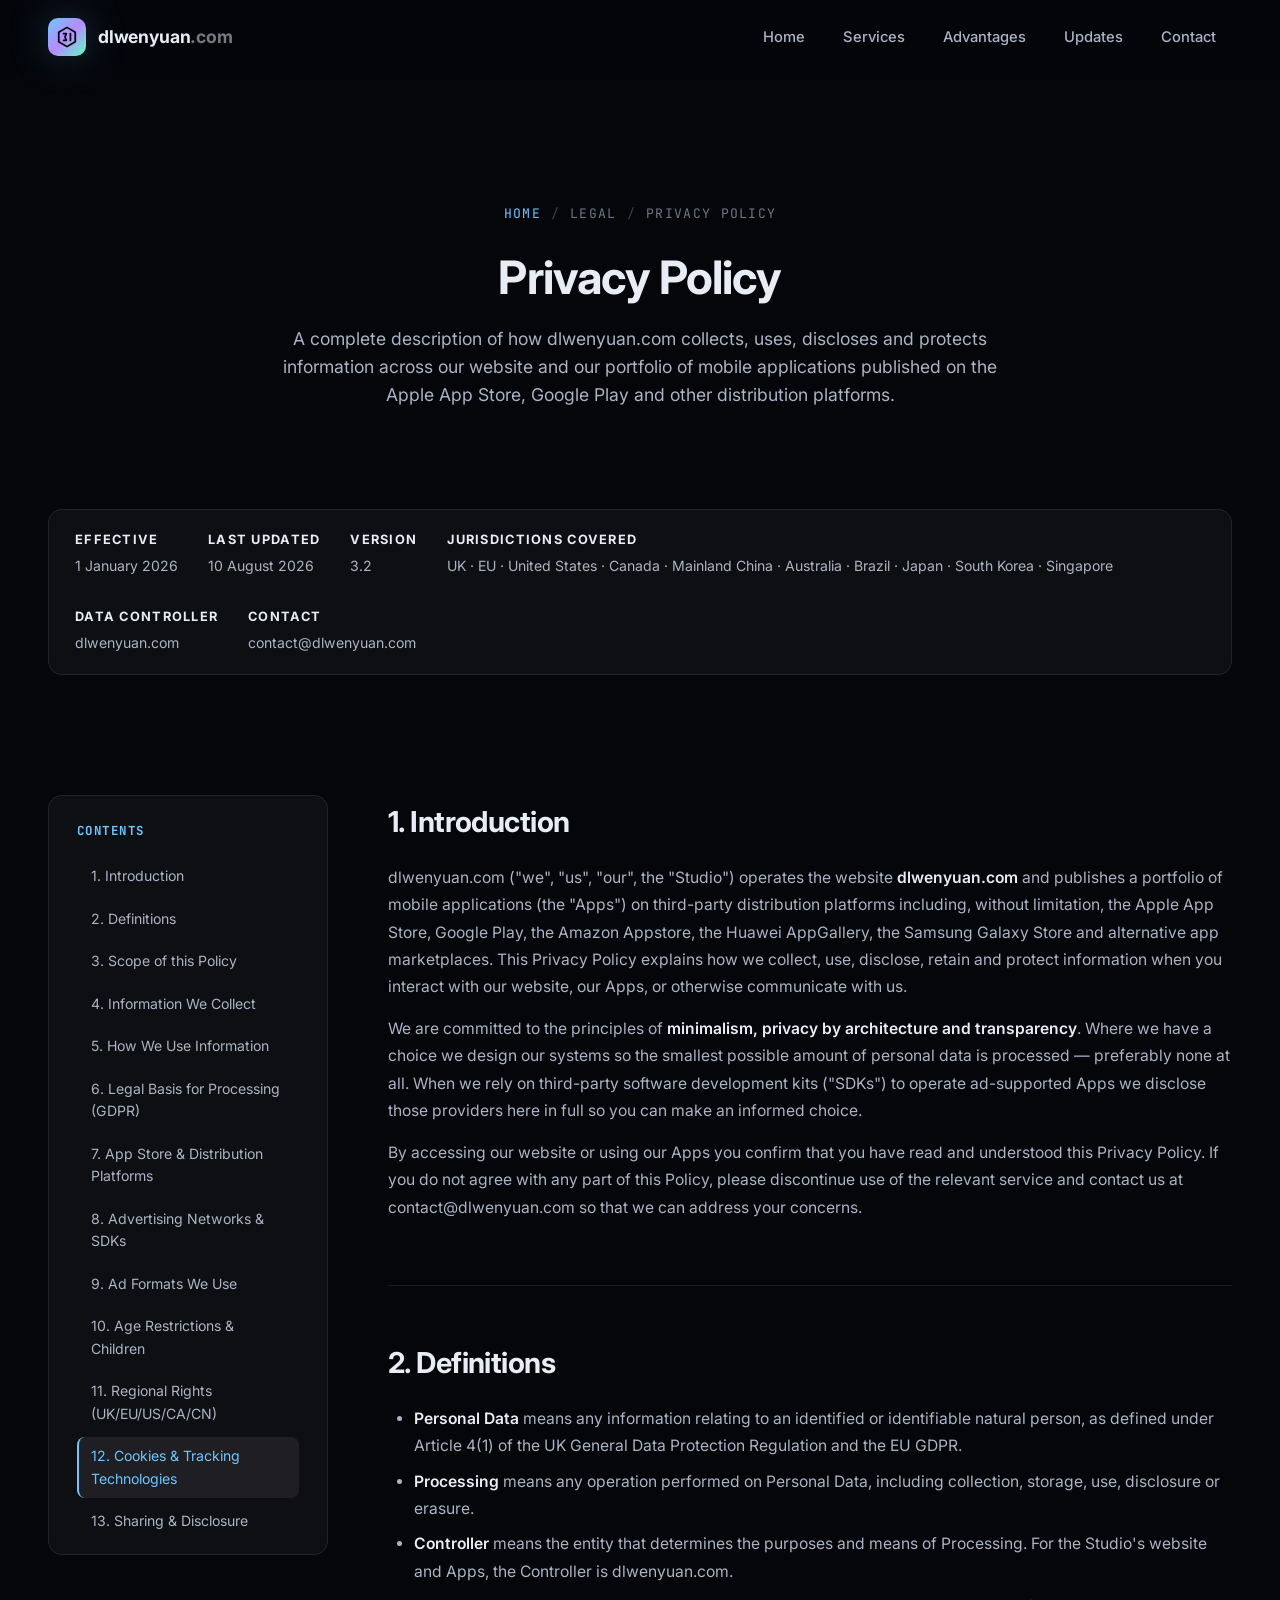
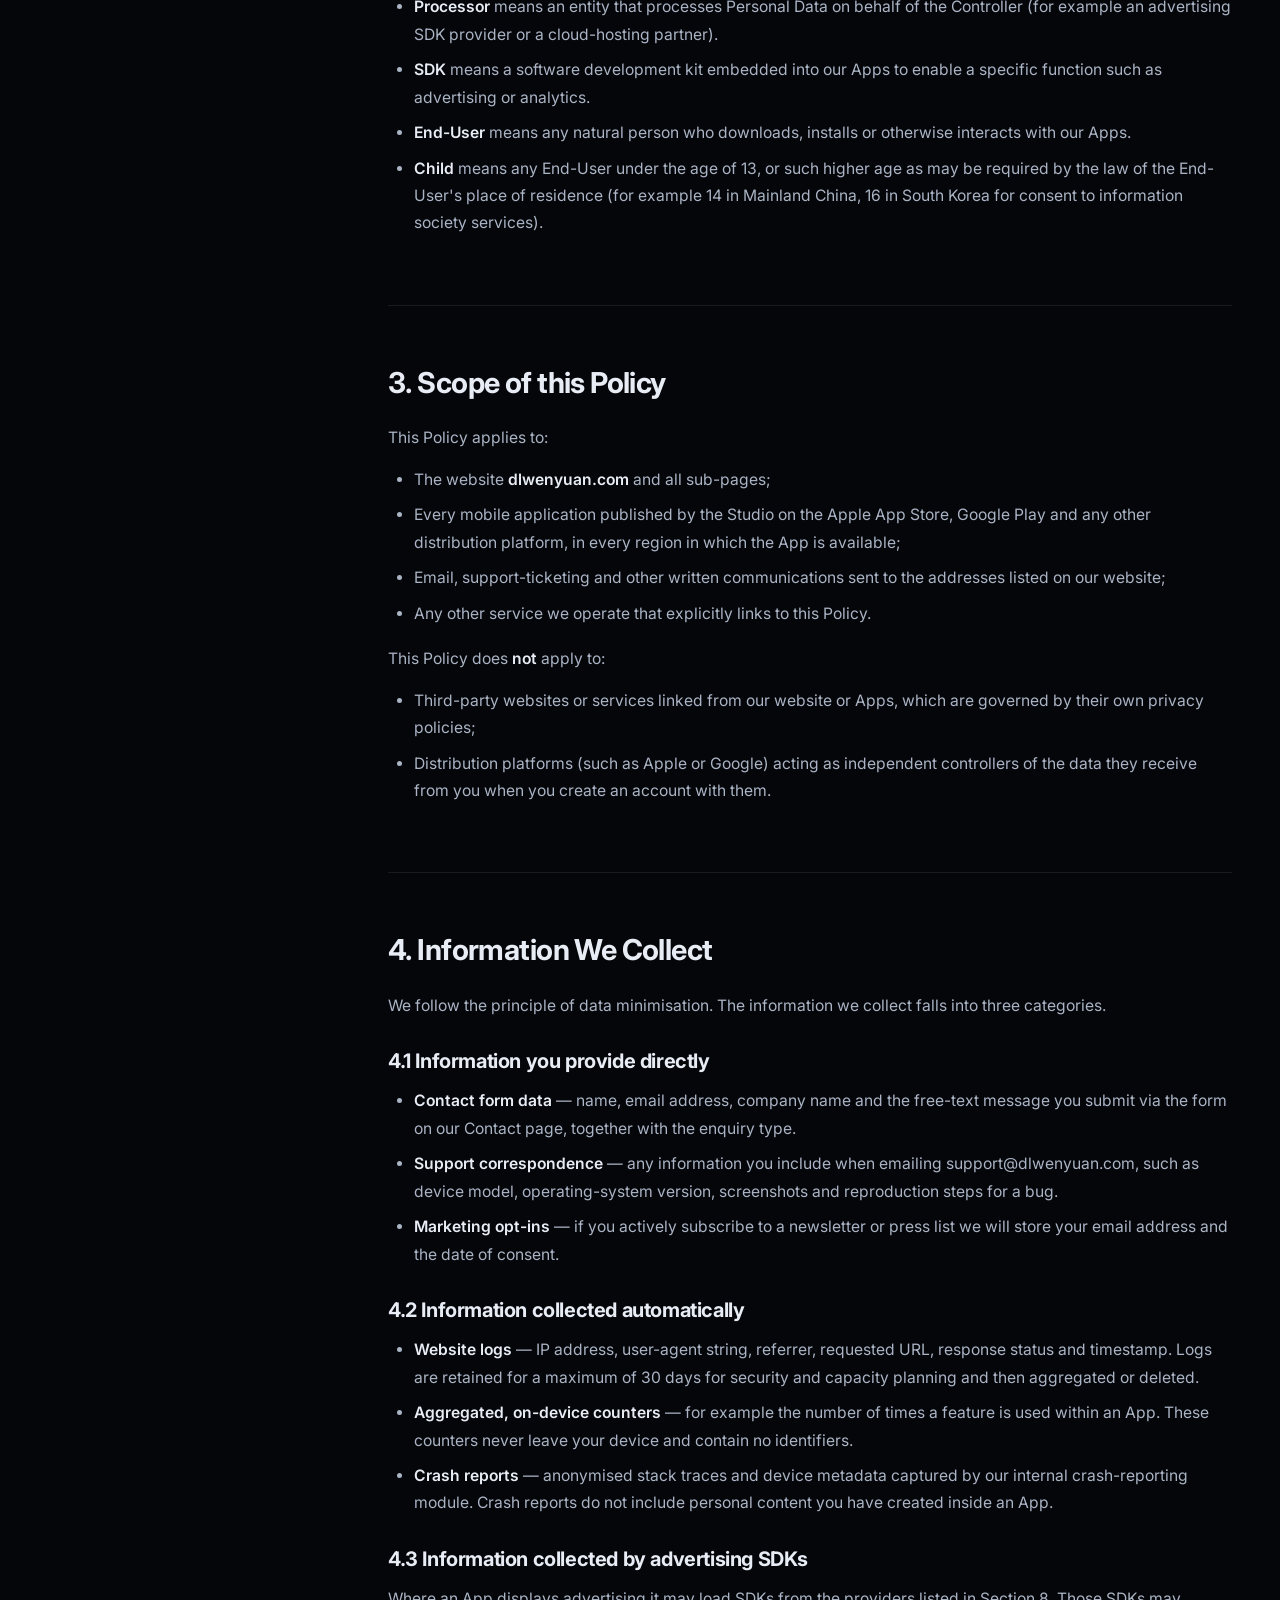
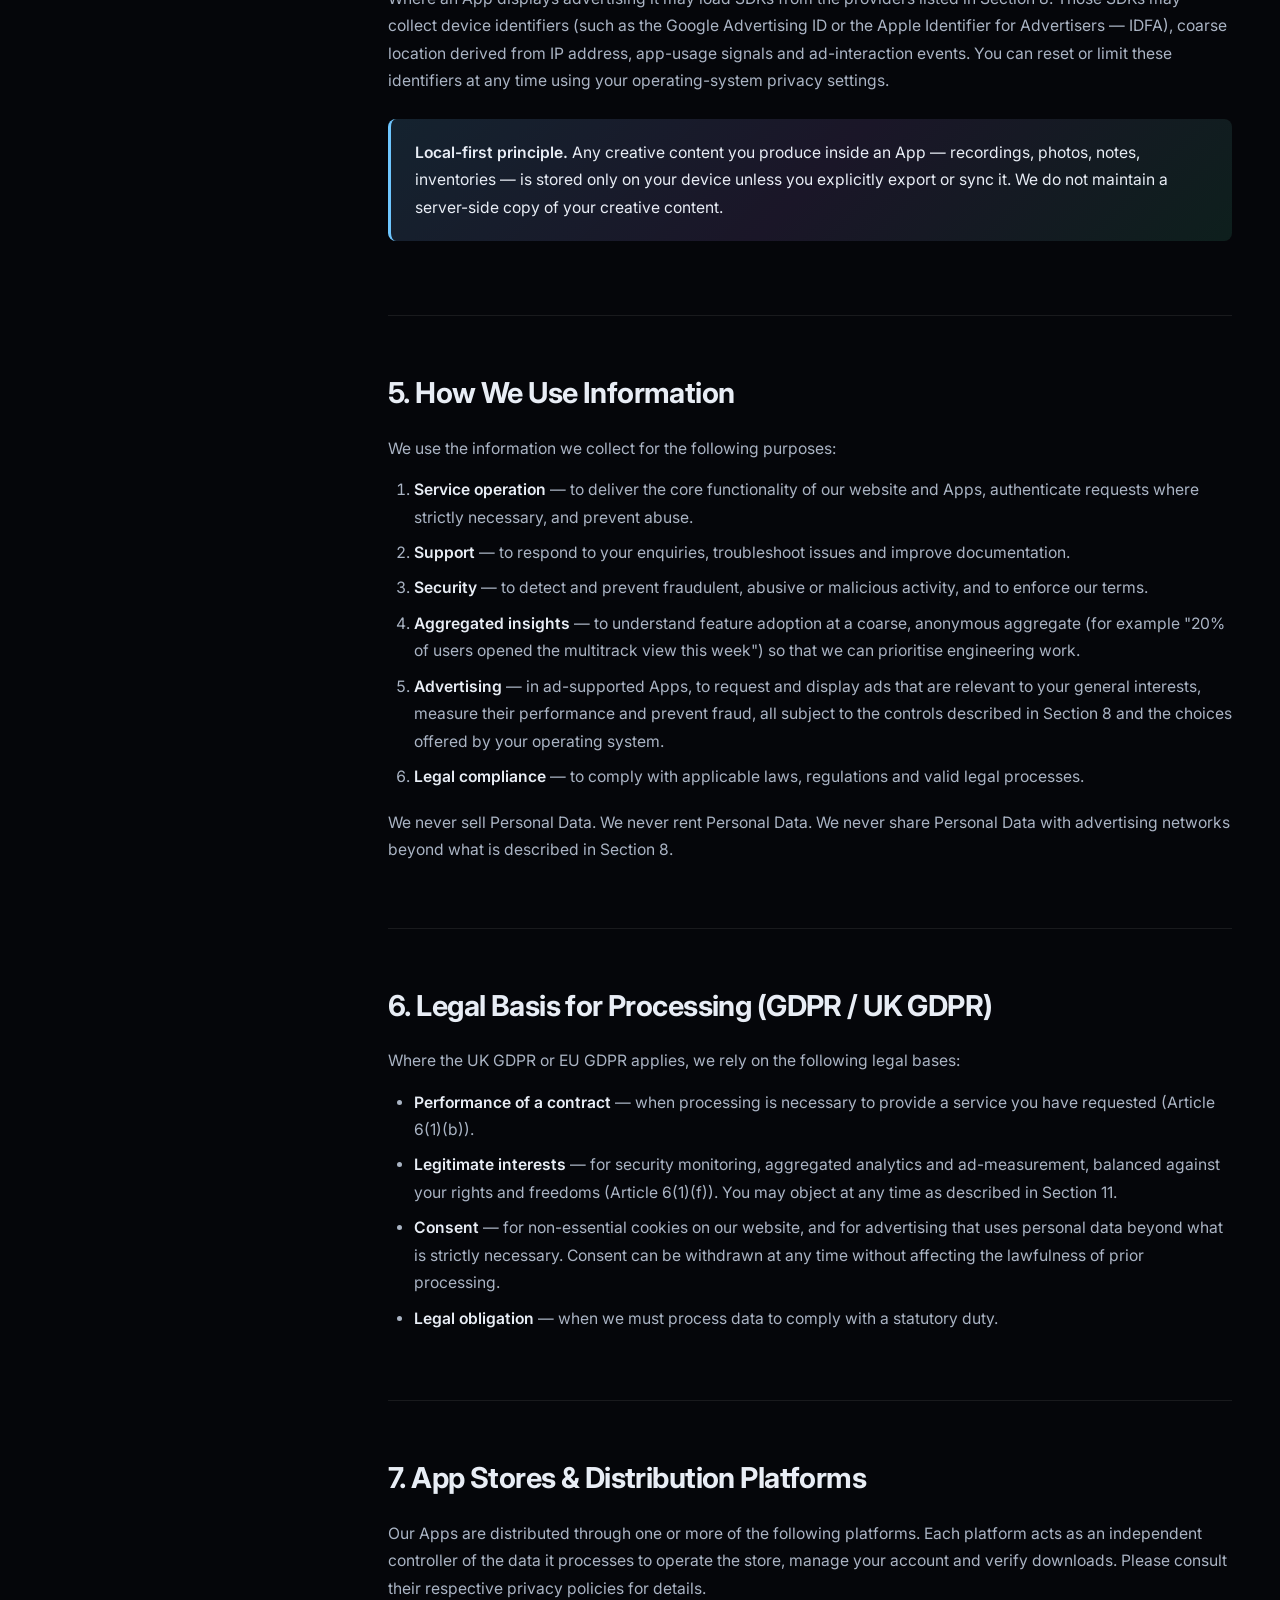
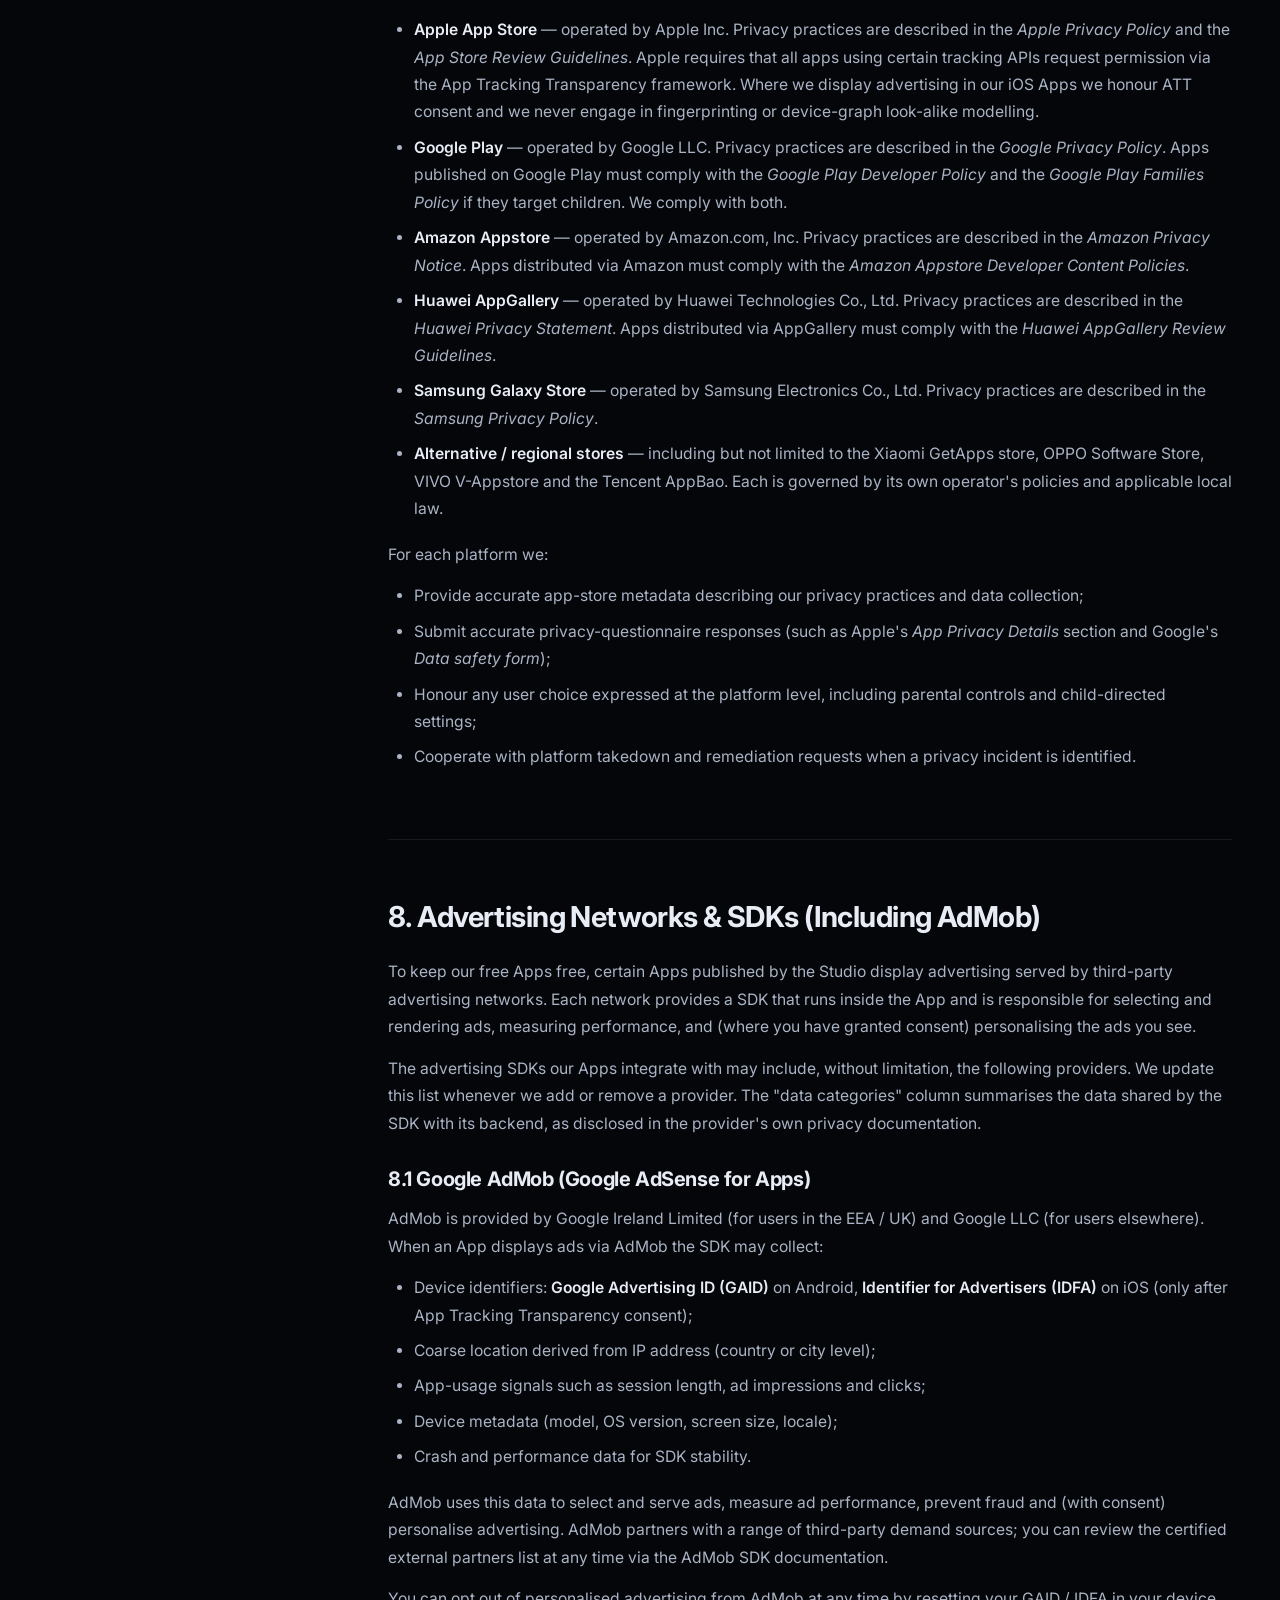
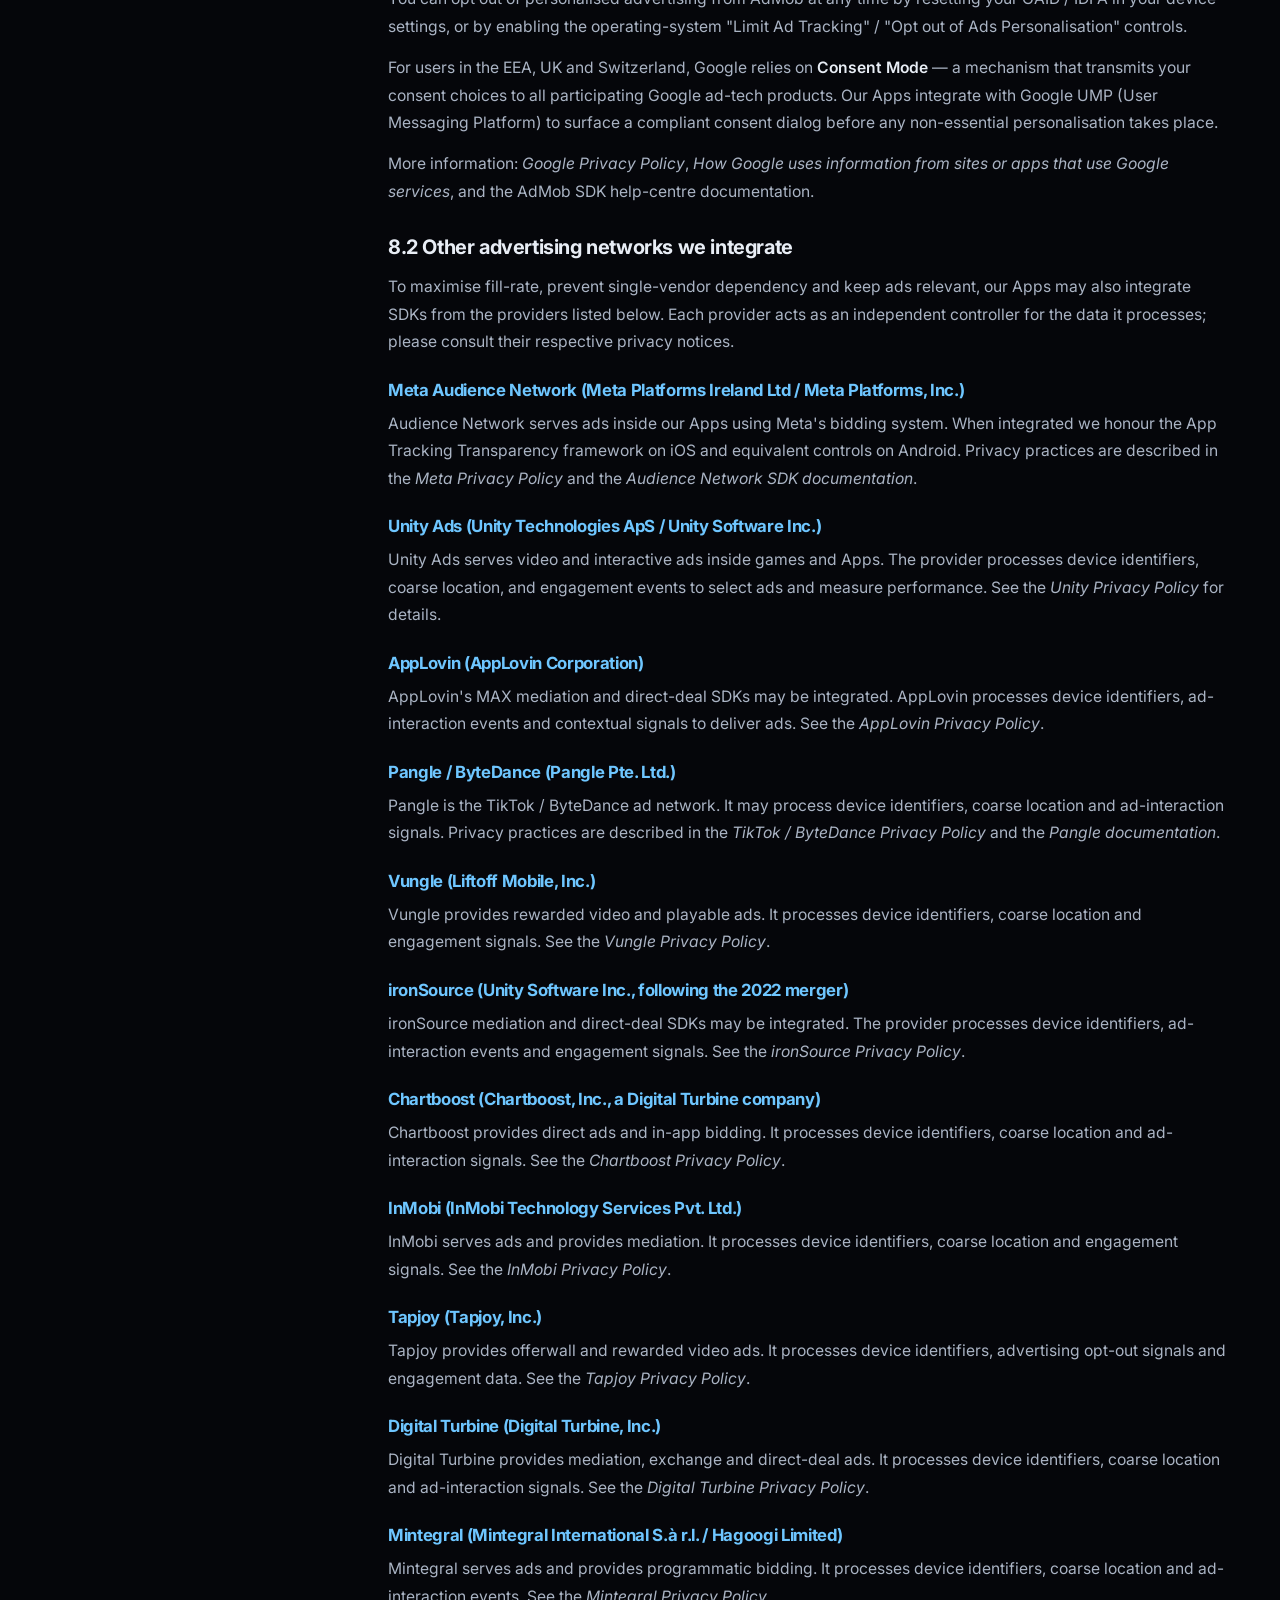
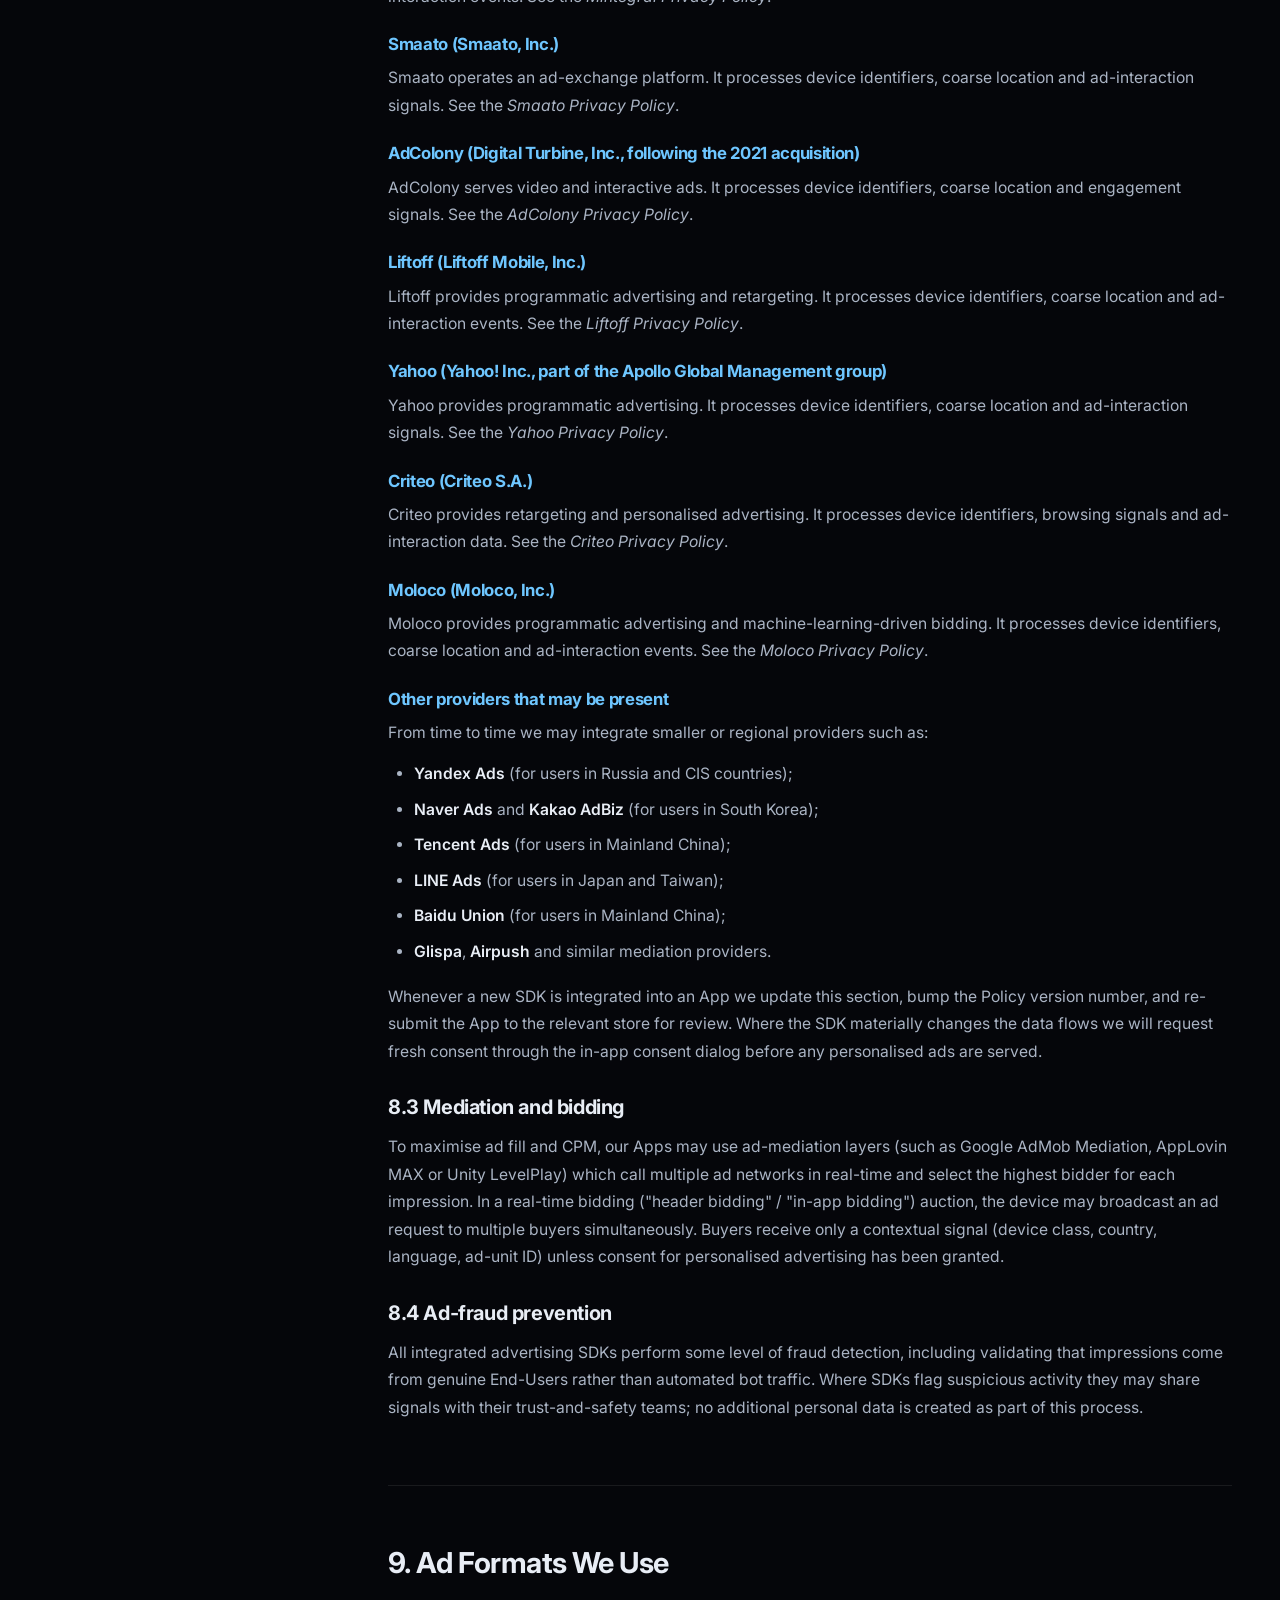
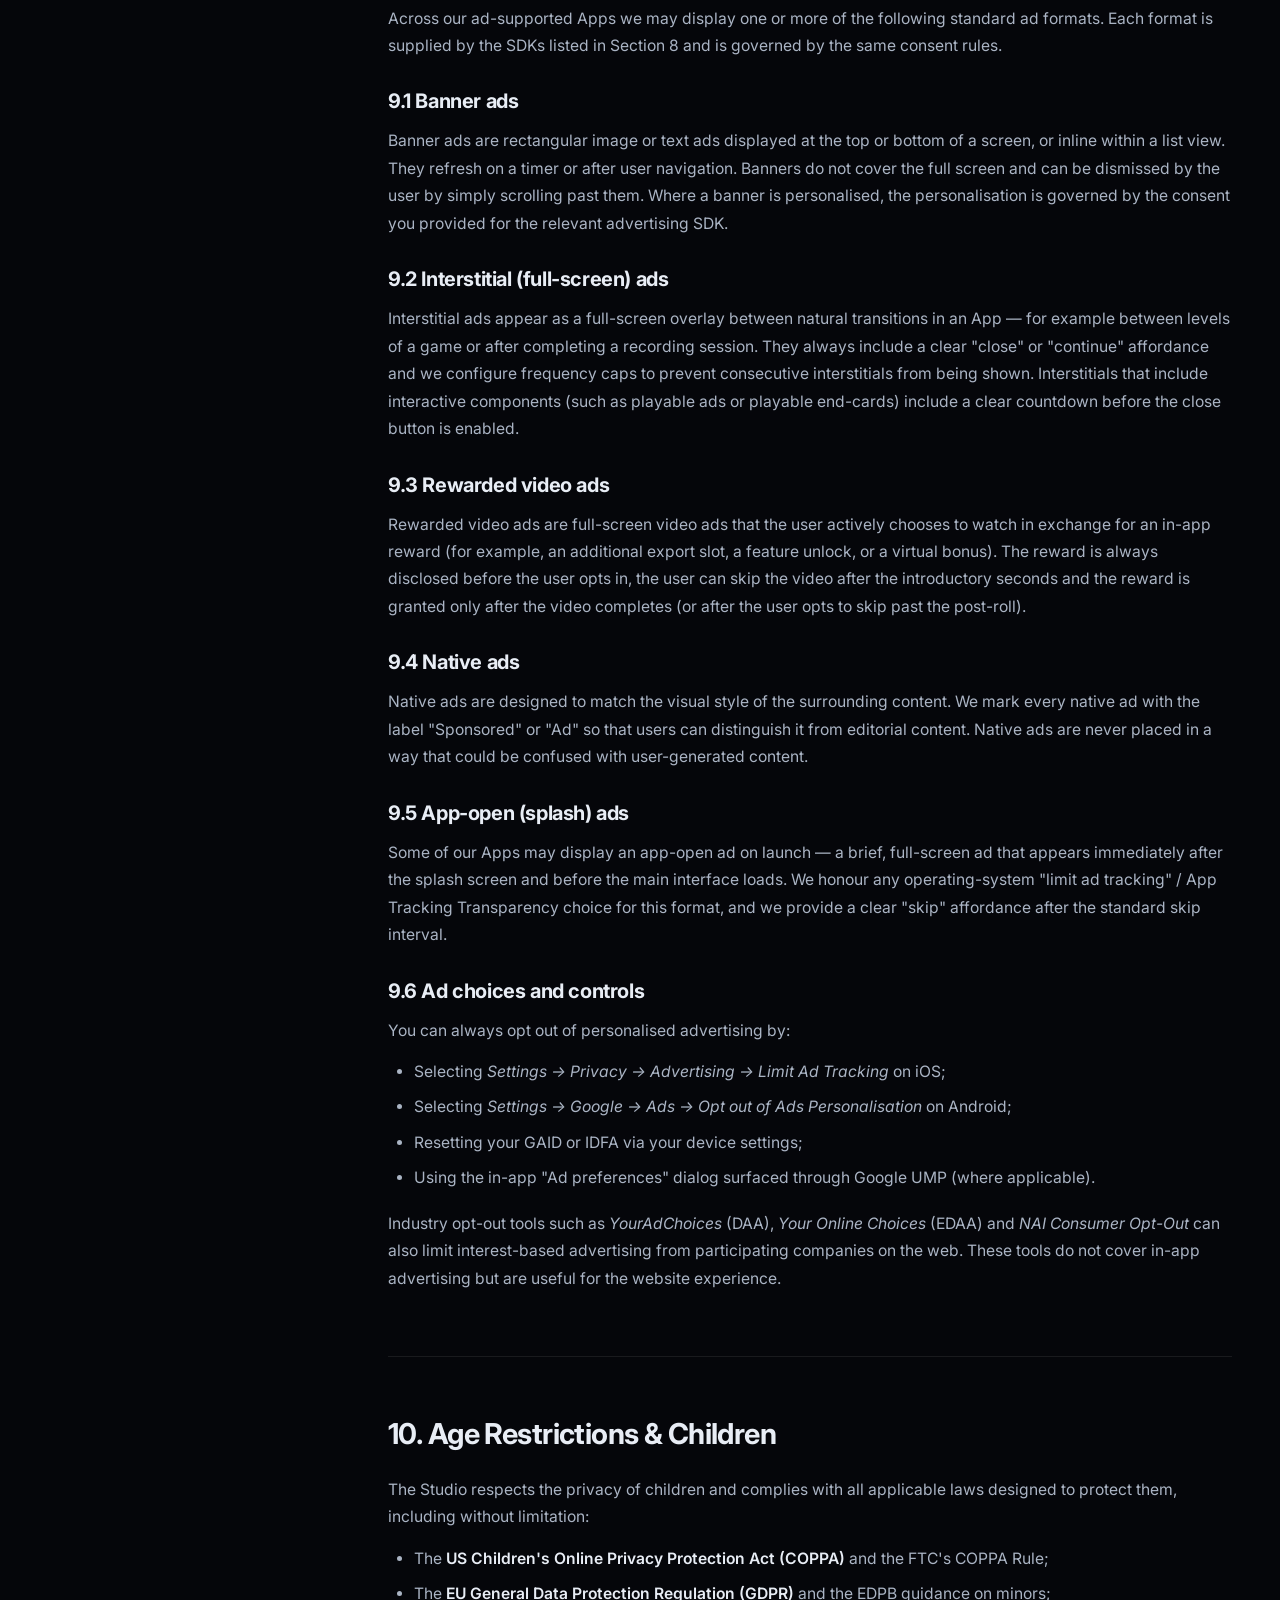
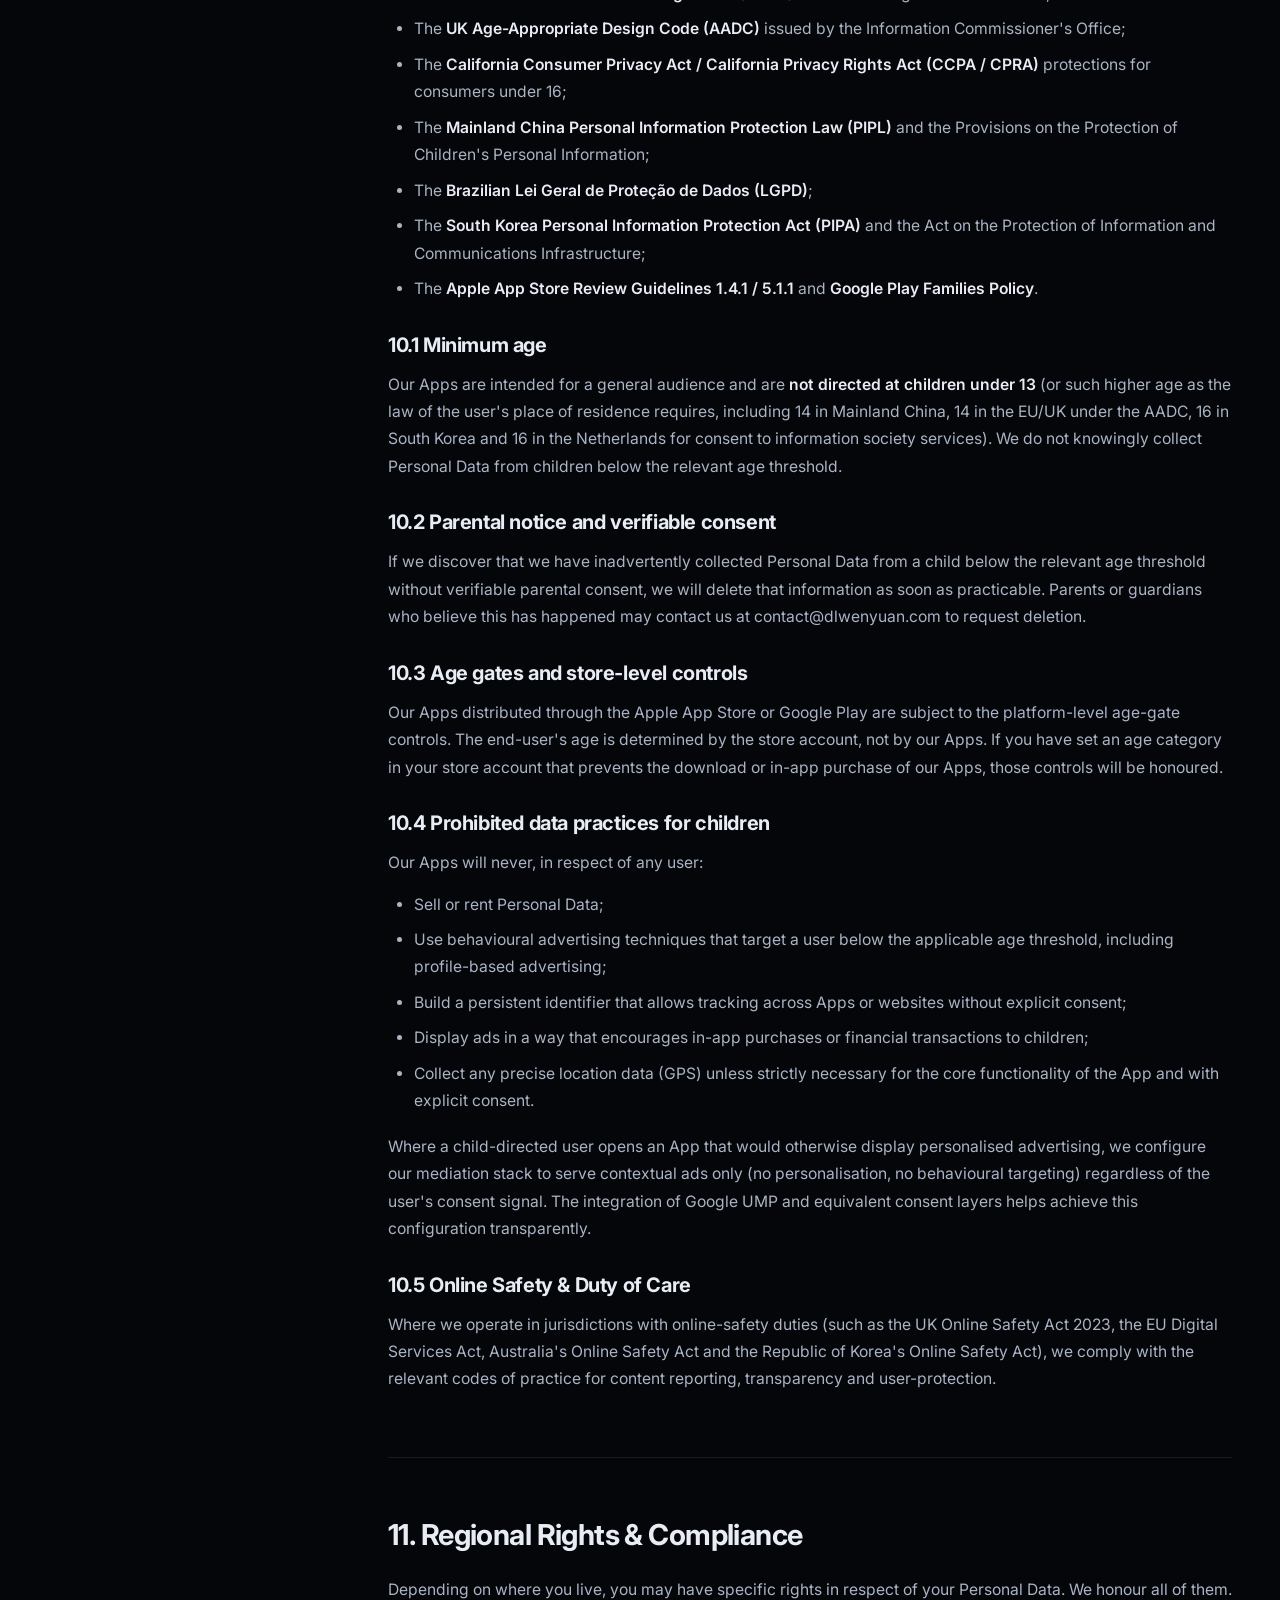
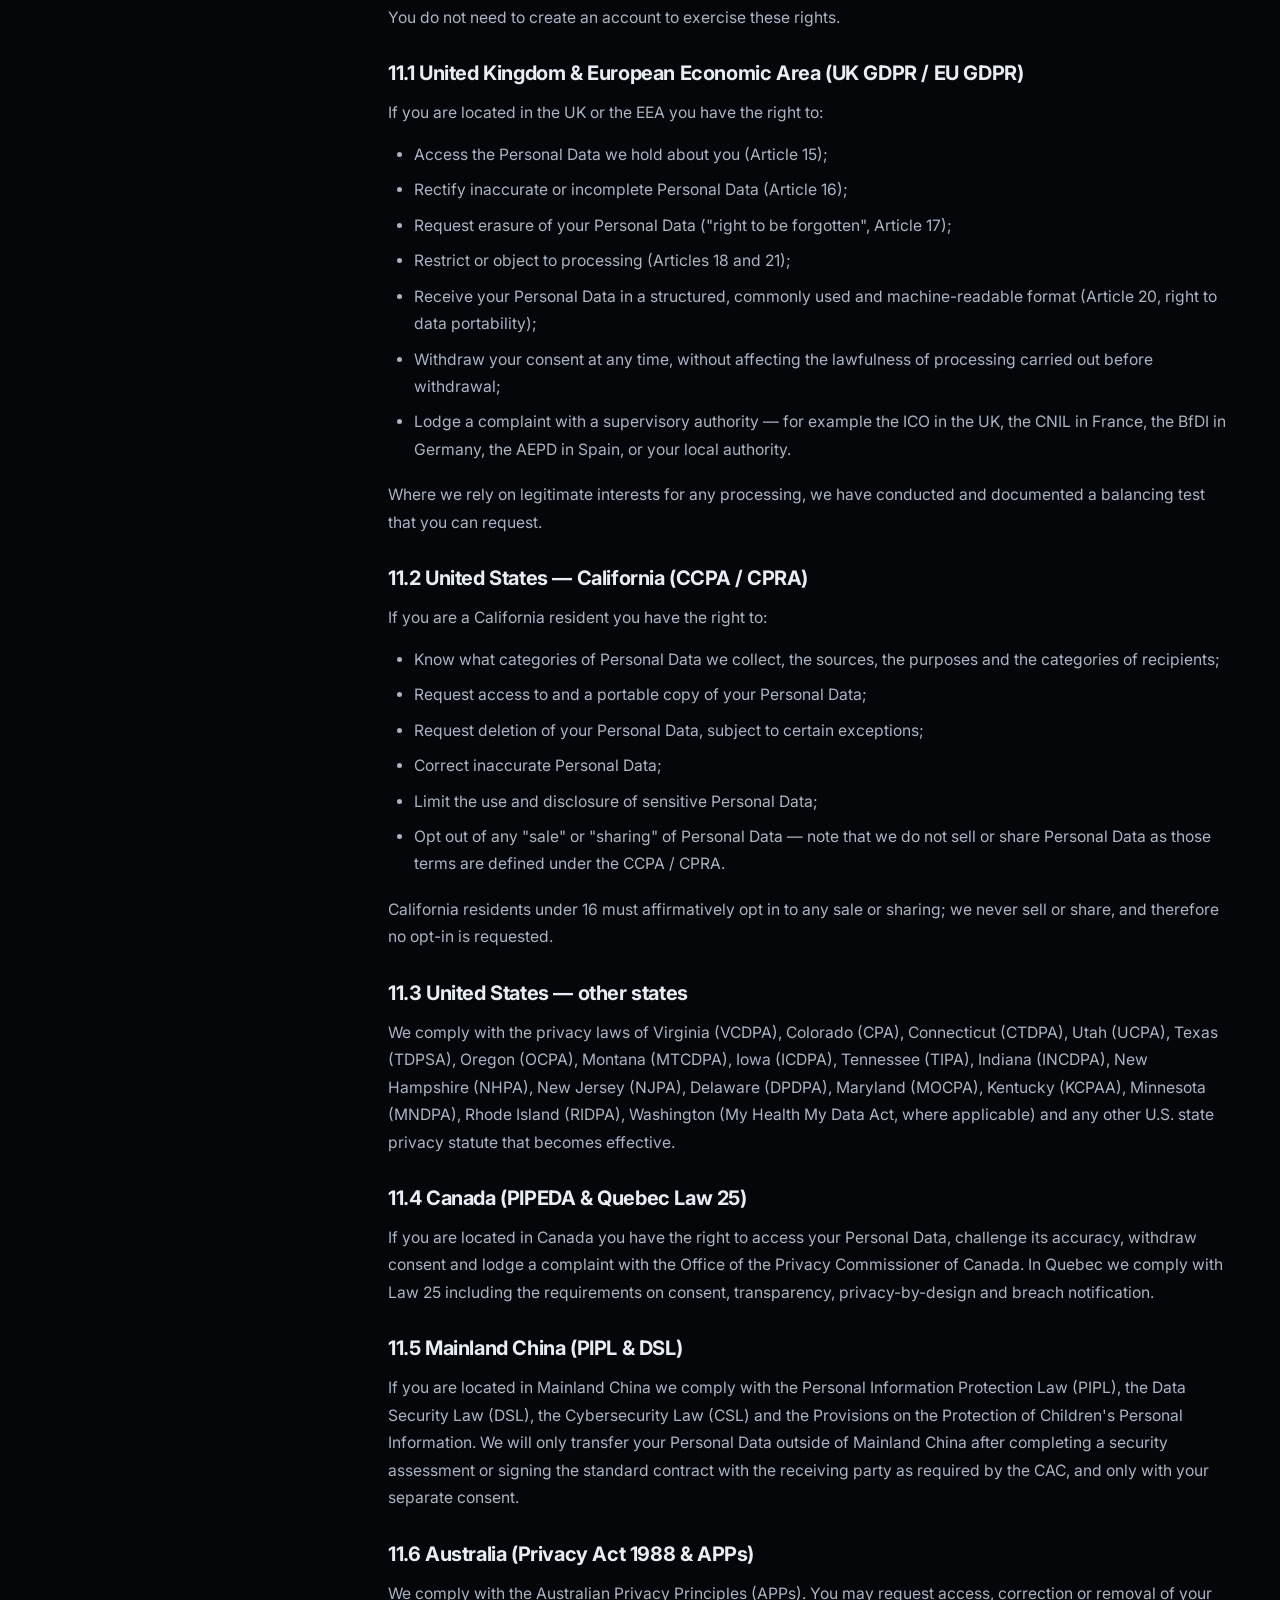
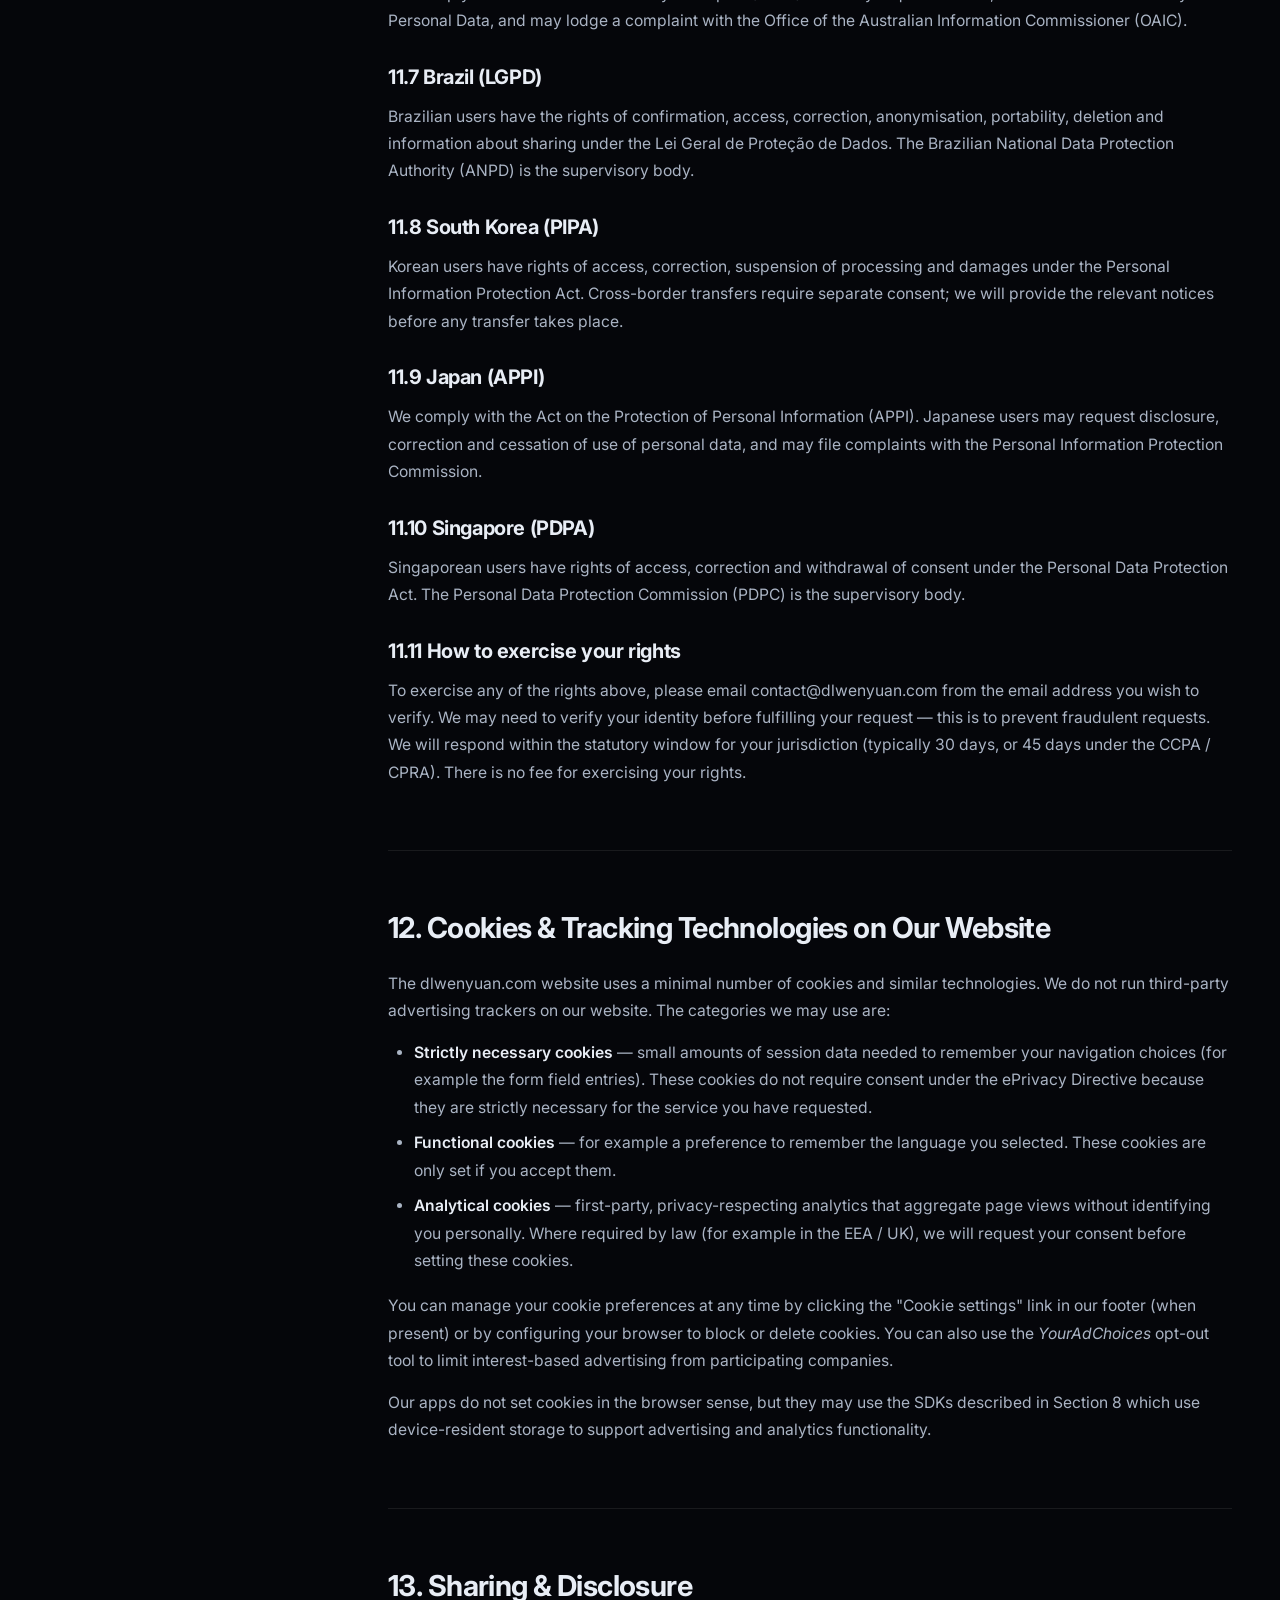
<file: privacy.html>
<!DOCTYPE html>
<html lang="en">
<head>
<meta charset="UTF-8">
<meta name="viewport" content="width=device-width, initial-scale=1.0">
<title>Privacy Policy — dlwenyuan.com</title>
<meta name="description" content="Privacy Policy of dlwenyuan.com — covers personal data, app-store compliance, GDPR/CCPA/COPPA/PIPL, age restrictions, advertising SDKs (AdMob, Meta Audience, Unity Ads, AppLovin, Pangle, Vungle, ironSource, Chartboost, InMobi, Tapjoy, Digital Turbine, Mintegral, Smaato, AdColony, Liftoff, Yahoo, Criteo, Moloco) and user rights.">
<meta name="robots" content="index, follow">
<link rel="canonical" href="https://dlwenyuan.com/privacy.html">
<meta property="og:title" content="Privacy Policy — dlwenyuan.com">
<meta property="og:description" content="Privacy Policy of dlwenyuan.com — covers personal data, app-store compliance, GDPR/CCPA/COPPA/PIPL, age restrictions and advertising SDKs.">
<meta property="og:image" content="https://dlwenyuan.com/images/og-cover.png">
<meta name="twitter:card" content="summary_large_image">
<meta name="theme-color" content="#05060a">
<link rel="icon" type="image/svg+xml" href="images/logo-mark.svg">
<link rel="preconnect" href="https://fonts.googleapis.com">
<link rel="preconnect" href="https://fonts.gstatic.com" crossorigin>
<link href="https://fonts.googleapis.com/css2?family=Inter:wght@400;500;600;700;800&family=JetBrains+Mono:wght@400;500;600&display=swap" rel="stylesheet">
<link rel="stylesheet" href="css/style.css">
</head>
<body>
<div class="bg-stage" aria-hidden="true"></div>
<div class="bg-grid" aria-hidden="true"></div>

<header class="site-header">
  <div class="container nav-inner">
    <a href="index.html" class="brand"><span class="logo-mark"><img src="images/logo-mark.svg" class="brand-mark" alt=""></span><span>dlwenyuan<span style="opacity:.5">.com</span></span></a>
    <nav><ul class="nav-links">
      <li><a href="index.html">Home</a></li><li><a href="services.html">Services</a></li>
      <li><a href="advantages.html">Advantages</a></li><li><a href="updates.html">Updates</a></li><li><a href="contact.html">Contact</a></li>
      
    </ul></nav>
    <button class="menu-toggle" aria-label="Toggle menu"><span></span></button>
  </div>
</header>
<div class="mobile-drawer">
  <a href="index.html">Home</a><a href="services.html">Services</a><a href="advantages.html">Advantages</a>
  <a href="updates.html">Updates</a><a href="contact.html">Contact</a>
</div>

<section class="page-hero">
  <div class="container">
    <div class="breadcrumb reveal"><a href="index.html">Home</a><span class="sep">/</span><span>Legal</span><span class="sep">/</span><span>Privacy Policy</span></div>
    <h1 class="reveal">Privacy Policy</h1>
    <p class="reveal delay-1">A complete description of how dlwenyuan.com collects, uses, discloses and protects information across our website and our portfolio of mobile applications published on the Apple App Store, Google Play and other distribution platforms.</p>
  </div>
</section>

<div class="container">
  <div class="policy-meta reveal">
    <div><strong>Effective</strong>1 January 2026</div>
    <div><strong>Last updated</strong>10 August 2026</div>
    <div><strong>Version</strong>3.2</div>
    <div><strong>Jurisdictions covered</strong>UK · EU · United States · Canada · Mainland China · Australia · Brazil · Japan · South Korea · Singapore</div>
    <div><strong>Data controller</strong>dlwenyuan.com</div>
    <div><strong>Contact</strong><a href="mailto:contact@dlwenyuan.com">contact@dlwenyuan.com</a></div>
  </div>
</div>

<div class="container">
<div class="policy-wrap">
  <aside class="policy-toc">
    <h5>Contents</h5>
    <ul>
      <li><a href="#introduction">1. Introduction</a></li>
      <li><a href="#definitions">2. Definitions</a></li>
      <li><a href="#scope">3. Scope of this Policy</a></li>
      <li><a href="#information-collected">4. Information We Collect</a></li>
      <li><a href="#how-we-use">5. How We Use Information</a></li>
      <li><a href="#legal-basis">6. Legal Basis for Processing (GDPR)</a></li>
      <li><a href="#app-stores">7. App Store &amp; Distribution Platforms</a></li>
      <li><a href="#admob-advertising">8. Advertising Networks &amp; SDKs</a></li>
      <li><a href="#ad-formats">9. Ad Formats We Use</a></li>
      <li><a href="#age-restrictions">10. Age Restrictions &amp; Children</a></li>
      <li><a href="#regional">11. Regional Rights (UK/EU/US/CA/CN)</a></li>
      <li><a href="#cookies">12. Cookies &amp; Tracking Technologies</a></li>
      <li><a href="#sharing">13. Sharing &amp; Disclosure</a></li>
      <li><a href="#retention">14. Data Retention</a></li>
      <li><a href="#security">15. Security Measures</a></li>
      <li><a href="#international">16. International Data Transfers</a></li>
      <li><a href="#third-party">17. Third-Party Links &amp; Services</a></li>
      <li><a href="#changes">18. Changes to this Policy</a></li>
      <li><a href="#contact">19. Contacting Us</a></li>
    </ul>
  </aside>

  <div class="policy-content">

<section id="introduction">
  <h2>1. Introduction</h2>
  <p>dlwenyuan.com ("we", "us", "our", the "Studio") operates the website <strong>dlwenyuan.com</strong> and publishes a portfolio of mobile applications (the "Apps") on third-party distribution platforms including, without limitation, the Apple App Store, Google Play, the Amazon Appstore, the Huawei AppGallery, the Samsung Galaxy Store and alternative app marketplaces. This Privacy Policy explains how we collect, use, disclose, retain and protect information when you interact with our website, our Apps, or otherwise communicate with us.</p>
  <p>We are committed to the principles of <strong>minimalism, privacy by architecture and transparency</strong>. Where we have a choice we design our systems so the smallest possible amount of personal data is processed — preferably none at all. When we rely on third-party software development kits ("SDKs") to operate ad-supported Apps we disclose those providers here in full so you can make an informed choice.</p>
  <p>By accessing our website or using our Apps you confirm that you have read and understood this Privacy Policy. If you do not agree with any part of this Policy, please discontinue use of the relevant service and contact us at <a href="mailto:contact@dlwenyuan.com">contact@dlwenyuan.com</a> so that we can address your concerns.</p>
</section>

<section id="definitions">
  <h2>2. Definitions</h2>
  <ul>
    <li><strong>Personal Data</strong> means any information relating to an identified or identifiable natural person, as defined under Article 4(1) of the UK General Data Protection Regulation and the EU GDPR.</li>
    <li><strong>Processing</strong> means any operation performed on Personal Data, including collection, storage, use, disclosure or erasure.</li>
    <li><strong>Controller</strong> means the entity that determines the purposes and means of Processing. For the Studio's website and Apps, the Controller is dlwenyuan.com.</li>
    <li><strong>Processor</strong> means an entity that processes Personal Data on behalf of the Controller (for example an advertising SDK provider or a cloud-hosting partner).</li>
    <li><strong>SDK</strong> means a software development kit embedded into our Apps to enable a specific function such as advertising or analytics.</li>
    <li><strong>End-User</strong> means any natural person who downloads, installs or otherwise interacts with our Apps.</li>
    <li><strong>Child</strong> means any End-User under the age of 13, or such higher age as may be required by the law of the End-User's place of residence (for example 14 in Mainland China, 16 in South Korea for consent to information society services).</li>
  </ul>
</section>

<section id="scope">
  <h2>3. Scope of this Policy</h2>
  <p>This Policy applies to:</p>
  <ul>
    <li>The website <strong>dlwenyuan.com</strong> and all sub-pages;</li>
    <li>Every mobile application published by the Studio on the Apple App Store, Google Play and any other distribution platform, in every region in which the App is available;</li>
    <li>Email, support-ticketing and other written communications sent to the addresses listed on our website;</li>
    <li>Any other service we operate that explicitly links to this Policy.</li>
  </ul>
  <p>This Policy does <strong>not</strong> apply to:</p>
  <ul>
    <li>Third-party websites or services linked from our website or Apps, which are governed by their own privacy policies;</li>
    <li>Distribution platforms (such as Apple or Google) acting as independent controllers of the data they receive from you when you create an account with them.</li>
  </ul>
</section>

<section id="information-collected">
  <h2>4. Information We Collect</h2>
  <p>We follow the principle of data minimisation. The information we collect falls into three categories.</p>

  <h3>4.1 Information you provide directly</h3>
  <ul>
    <li><strong>Contact form data</strong> — name, email address, company name and the free-text message you submit via the form on our Contact page, together with the enquiry type.</li>
    <li><strong>Support correspondence</strong> — any information you include when emailing <a href="mailto:support@dlwenyuan.com">support@dlwenyuan.com</a>, such as device model, operating-system version, screenshots and reproduction steps for a bug.</li>
    <li><strong>Marketing opt-ins</strong> — if you actively subscribe to a newsletter or press list we will store your email address and the date of consent.</li>
  </ul>

  <h3>4.2 Information collected automatically</h3>
  <ul>
    <li><strong>Website logs</strong> — IP address, user-agent string, referrer, requested URL, response status and timestamp. Logs are retained for a maximum of 30 days for security and capacity planning and then aggregated or deleted.</li>
    <li><strong>Aggregated, on-device counters</strong> — for example the number of times a feature is used within an App. These counters never leave your device and contain no identifiers.</li>
    <li><strong>Crash reports</strong> — anonymised stack traces and device metadata captured by our internal crash-reporting module. Crash reports do not include personal content you have created inside an App.</li>
  </ul>

  <h3>4.3 Information collected by advertising SDKs</h3>
  <p>Where an App displays advertising it may load SDKs from the providers listed in <a href="#admob-advertising">Section 8</a>. Those SDKs may collect device identifiers (such as the Google Advertising ID or the Apple Identifier for Advertisers — IDFA), coarse location derived from IP address, app-usage signals and ad-interaction events. You can reset or limit these identifiers at any time using your operating-system privacy settings.</p>
  <div class="policy-highlight"><p><strong>Local-first principle.</strong> Any creative content you produce inside an App — recordings, photos, notes, inventories — is stored only on your device unless you explicitly export or sync it. We do not maintain a server-side copy of your creative content.</p></div>
</section>

<section id="how-we-use">
  <h2>5. How We Use Information</h2>
  <p>We use the information we collect for the following purposes:</p>
  <ol>
    <li><strong>Service operation</strong> — to deliver the core functionality of our website and Apps, authenticate requests where strictly necessary, and prevent abuse.</li>
    <li><strong>Support</strong> — to respond to your enquiries, troubleshoot issues and improve documentation.</li>
    <li><strong>Security</strong> — to detect and prevent fraudulent, abusive or malicious activity, and to enforce our terms.</li>
    <li><strong>Aggregated insights</strong> — to understand feature adoption at a coarse, anonymous aggregate (for example "20% of users opened the multitrack view this week") so that we can prioritise engineering work.</li>
    <li><strong>Advertising</strong> — in ad-supported Apps, to request and display ads that are relevant to your general interests, measure their performance and prevent fraud, all subject to the controls described in <a href="#admob-advertising">Section 8</a> and the choices offered by your operating system.</li>
    <li><strong>Legal compliance</strong> — to comply with applicable laws, regulations and valid legal processes.</li>
  </ol>
  <p>We never sell Personal Data. We never rent Personal Data. We never share Personal Data with advertising networks beyond what is described in <a href="#admob-advertising">Section 8</a>.</p>
</section>

<section id="legal-basis">
  <h2>6. Legal Basis for Processing (GDPR / UK GDPR)</h2>
  <p>Where the UK GDPR or EU GDPR applies, we rely on the following legal bases:</p>
  <ul>
    <li><strong>Performance of a contract</strong> — when processing is necessary to provide a service you have requested (Article 6(1)(b)).</li>
    <li><strong>Legitimate interests</strong> — for security monitoring, aggregated analytics and ad-measurement, balanced against your rights and freedoms (Article 6(1)(f)). You may object at any time as described in <a href="#regional">Section 11</a>.</li>
    <li><strong>Consent</strong> — for non-essential cookies on our website, and for advertising that uses personal data beyond what is strictly necessary. Consent can be withdrawn at any time without affecting the lawfulness of prior processing.</li>
    <li><strong>Legal obligation</strong> — when we must process data to comply with a statutory duty.</li>
  </ul>
</section>

<section id="app-stores">
  <h2>7. App Stores &amp; Distribution Platforms</h2>
  <p>Our Apps are distributed through one or more of the following platforms. Each platform acts as an independent controller of the data it processes to operate the store, manage your account and verify downloads. Please consult their respective privacy policies for details.</p>
  <ul>
    <li><strong>Apple App Store</strong> — operated by Apple Inc. Privacy practices are described in the <em>Apple Privacy Policy</em> and the <em>App Store Review Guidelines</em>. Apple requires that all apps using certain tracking APIs request permission via the App Tracking Transparency framework. Where we display advertising in our iOS Apps we honour ATT consent and we never engage in fingerprinting or device-graph look-alike modelling.</li>
    <li><strong>Google Play</strong> — operated by Google LLC. Privacy practices are described in the <em>Google Privacy Policy</em>. Apps published on Google Play must comply with the <em>Google Play Developer Policy</em> and the <em>Google Play Families Policy</em> if they target children. We comply with both.</li>
    <li><strong>Amazon Appstore</strong> — operated by Amazon.com, Inc. Privacy practices are described in the <em>Amazon Privacy Notice</em>. Apps distributed via Amazon must comply with the <em>Amazon Appstore Developer Content Policies</em>.</li>
    <li><strong>Huawei AppGallery</strong> — operated by Huawei Technologies Co., Ltd. Privacy practices are described in the <em>Huawei Privacy Statement</em>. Apps distributed via AppGallery must comply with the <em>Huawei AppGallery Review Guidelines</em>.</li>
    <li><strong>Samsung Galaxy Store</strong> — operated by Samsung Electronics Co., Ltd. Privacy practices are described in the <em>Samsung Privacy Policy</em>.</li>
    <li><strong>Alternative / regional stores</strong> — including but not limited to the Xiaomi GetApps store, OPPO Software Store, VIVO V-Appstore and the Tencent AppBao. Each is governed by its own operator's policies and applicable local law.</li>
  </ul>
  <p>For each platform we:</p>
  <ul>
    <li>Provide accurate app-store metadata describing our privacy practices and data collection;</li>
    <li>Submit accurate privacy-questionnaire responses (such as Apple's <em>App Privacy Details</em> section and Google's <em>Data safety form</em>);</li>
    <li>Honour any user choice expressed at the platform level, including parental controls and child-directed settings;</li>
    <li>Cooperate with platform takedown and remediation requests when a privacy incident is identified.</li>
  </ul>
</section>

<section id="admob-advertising">
  <h2>8. Advertising Networks &amp; SDKs (Including AdMob)</h2>
  <p>To keep our free Apps free, certain Apps published by the Studio display advertising served by third-party advertising networks. Each network provides a SDK that runs inside the App and is responsible for selecting and rendering ads, measuring performance, and (where you have granted consent) personalising the ads you see.</p>
  <p>The advertising SDKs our Apps integrate with may include, without limitation, the following providers. We update this list whenever we add or remove a provider. The "data categories" column summarises the data shared by the SDK with its backend, as disclosed in the provider's own privacy documentation.</p>

  <h3>8.1 Google AdMob (Google AdSense for Apps)</h3>
  <p>AdMob is provided by Google Ireland Limited (for users in the EEA / UK) and Google LLC (for users elsewhere). When an App displays ads via AdMob the SDK may collect:</p>
  <ul>
    <li>Device identifiers: <strong>Google Advertising ID (GAID)</strong> on Android, <strong>Identifier for Advertisers (IDFA)</strong> on iOS (only after App Tracking Transparency consent);</li>
    <li>Coarse location derived from IP address (country or city level);</li>
    <li>App-usage signals such as session length, ad impressions and clicks;</li>
    <li>Device metadata (model, OS version, screen size, locale);</li>
    <li>Crash and performance data for SDK stability.</li>
  </ul>
  <p>AdMob uses this data to select and serve ads, measure ad performance, prevent fraud and (with consent) personalise advertising. AdMob partners with a range of third-party demand sources; you can review the certified external partners list at any time via the AdMob SDK documentation.</p>
  <p>You can opt out of personalised advertising from AdMob at any time by resetting your GAID / IDFA in your device settings, or by enabling the operating-system "Limit Ad Tracking" / "Opt out of Ads Personalisation" controls.</p>
  <p>For users in the EEA, UK and Switzerland, Google relies on <strong>Consent Mode</strong> — a mechanism that transmits your consent choices to all participating Google ad-tech products. Our Apps integrate with Google UMP (User Messaging Platform) to surface a compliant consent dialog before any non-essential personalisation takes place.</p>
  <p>More information: <em>Google Privacy Policy</em>, <em>How Google uses information from sites or apps that use Google services</em>, and the AdMob SDK help-centre documentation.</p>

  <h3>8.2 Other advertising networks we integrate</h3>
  <p>To maximise fill-rate, prevent single-vendor dependency and keep ads relevant, our Apps may also integrate SDKs from the providers listed below. Each provider acts as an independent controller for the data it processes; please consult their respective privacy notices.</p>

  <h4>Meta Audience Network (Meta Platforms Ireland Ltd / Meta Platforms, Inc.)</h4>
  <p>Audience Network serves ads inside our Apps using Meta's bidding system. When integrated we honour the App Tracking Transparency framework on iOS and equivalent controls on Android. Privacy practices are described in the <em>Meta Privacy Policy</em> and the <em>Audience Network SDK documentation</em>.</p>

  <h4>Unity Ads (Unity Technologies ApS / Unity Software Inc.)</h4>
  <p>Unity Ads serves video and interactive ads inside games and Apps. The provider processes device identifiers, coarse location, and engagement events to select ads and measure performance. See the <em>Unity Privacy Policy</em> for details.</p>

  <h4>AppLovin (AppLovin Corporation)</h4>
  <p>AppLovin's MAX mediation and direct-deal SDKs may be integrated. AppLovin processes device identifiers, ad-interaction events and contextual signals to deliver ads. See the <em>AppLovin Privacy Policy</em>.</p>

  <h4>Pangle / ByteDance (Pangle Pte. Ltd.)</h4>
  <p>Pangle is the TikTok / ByteDance ad network. It may process device identifiers, coarse location and ad-interaction signals. Privacy practices are described in the <em>TikTok / ByteDance Privacy Policy</em> and the <em>Pangle documentation</em>.</p>

  <h4>Vungle (Liftoff Mobile, Inc.)</h4>
  <p>Vungle provides rewarded video and playable ads. It processes device identifiers, coarse location and engagement signals. See the <em>Vungle Privacy Policy</em>.</p>

  <h4>ironSource (Unity Software Inc., following the 2022 merger)</h4>
  <p>ironSource mediation and direct-deal SDKs may be integrated. The provider processes device identifiers, ad-interaction events and engagement signals. See the <em>ironSource Privacy Policy</em>.</p>

  <h4>Chartboost (Chartboost, Inc., a Digital Turbine company)</h4>
  <p>Chartboost provides direct ads and in-app bidding. It processes device identifiers, coarse location and ad-interaction signals. See the <em>Chartboost Privacy Policy</em>.</p>

  <h4>InMobi (InMobi Technology Services Pvt. Ltd.)</h4>
  <p>InMobi serves ads and provides mediation. It processes device identifiers, coarse location and engagement signals. See the <em>InMobi Privacy Policy</em>.</p>

  <h4>Tapjoy (Tapjoy, Inc.)</h4>
  <p>Tapjoy provides offerwall and rewarded video ads. It processes device identifiers, advertising opt-out signals and engagement data. See the <em>Tapjoy Privacy Policy</em>.</p>

  <h4>Digital Turbine (Digital Turbine, Inc.)</h4>
  <p>Digital Turbine provides mediation, exchange and direct-deal ads. It processes device identifiers, coarse location and ad-interaction signals. See the <em>Digital Turbine Privacy Policy</em>.</p>

  <h4>Mintegral (Mintegral International S.à r.l. / Hagoogi Limited)</h4>
  <p>Mintegral serves ads and provides programmatic bidding. It processes device identifiers, coarse location and ad-interaction events. See the <em>Mintegral Privacy Policy</em>.</p>

  <h4>Smaato (Smaato, Inc.)</h4>
  <p>Smaato operates an ad-exchange platform. It processes device identifiers, coarse location and ad-interaction signals. See the <em>Smaato Privacy Policy</em>.</p>

  <h4>AdColony (Digital Turbine, Inc., following the 2021 acquisition)</h4>
  <p>AdColony serves video and interactive ads. It processes device identifiers, coarse location and engagement signals. See the <em>AdColony Privacy Policy</em>.</p>

  <h4>Liftoff (Liftoff Mobile, Inc.)</h4>
  <p>Liftoff provides programmatic advertising and retargeting. It processes device identifiers, coarse location and ad-interaction events. See the <em>Liftoff Privacy Policy</em>.</p>

  <h4>Yahoo (Yahoo! Inc., part of the Apollo Global Management group)</h4>
  <p>Yahoo provides programmatic advertising. It processes device identifiers, coarse location and ad-interaction signals. See the <em>Yahoo Privacy Policy</em>.</p>

  <h4>Criteo (Criteo S.A.)</h4>
  <p>Criteo provides retargeting and personalised advertising. It processes device identifiers, browsing signals and ad-interaction data. See the <em>Criteo Privacy Policy</em>.</p>

  <h4>Moloco (Moloco, Inc.)</h4>
  <p>Moloco provides programmatic advertising and machine-learning-driven bidding. It processes device identifiers, coarse location and ad-interaction events. See the <em>Moloco Privacy Policy</em>.</p>

  <h4>Other providers that may be present</h4>
  <p>From time to time we may integrate smaller or regional providers such as:</p>
  <ul>
    <li><strong>Yandex Ads</strong> (for users in Russia and CIS countries);</li>
    <li><strong>Naver Ads</strong> and <strong>Kakao AdBiz</strong> (for users in South Korea);</li>
    <li><strong>Tencent Ads</strong> (for users in Mainland China);</li>
    <li><strong>LINE Ads</strong> (for users in Japan and Taiwan);</li>
    <li><strong>Baidu Union</strong> (for users in Mainland China);</li>
    <li><strong>Glispa</strong>, <strong>Airpush</strong> and similar mediation providers.</li>
  </ul>
  <p>Whenever a new SDK is integrated into an App we update this section, bump the Policy version number, and re-submit the App to the relevant store for review. Where the SDK materially changes the data flows we will request fresh consent through the in-app consent dialog before any personalised ads are served.</p>

  <h3>8.3 Mediation and bidding</h3>
  <p>To maximise ad fill and CPM, our Apps may use ad-mediation layers (such as Google AdMob Mediation, AppLovin MAX or Unity LevelPlay) which call multiple ad networks in real-time and select the highest bidder for each impression. In a real-time bidding ("header bidding" / "in-app bidding") auction, the device may broadcast an ad request to multiple buyers simultaneously. Buyers receive only a contextual signal (device class, country, language, ad-unit ID) unless consent for personalised advertising has been granted.</p>

  <h3>8.4 Ad-fraud prevention</h3>
  <p>All integrated advertising SDKs perform some level of fraud detection, including validating that impressions come from genuine End-Users rather than automated bot traffic. Where SDKs flag suspicious activity they may share signals with their trust-and-safety teams; no additional personal data is created as part of this process.</p>
</section>

<section id="ad-formats">
  <h2>9. Ad Formats We Use</h2>
  <p>Across our ad-supported Apps we may display one or more of the following standard ad formats. Each format is supplied by the SDKs listed in <a href="#admob-advertising">Section 8</a> and is governed by the same consent rules.</p>

  <h3>9.1 Banner ads</h3>
  <p>Banner ads are rectangular image or text ads displayed at the top or bottom of a screen, or inline within a list view. They refresh on a timer or after user navigation. Banners do not cover the full screen and can be dismissed by the user by simply scrolling past them. Where a banner is personalised, the personalisation is governed by the consent you provided for the relevant advertising SDK.</p>

  <h3>9.2 Interstitial (full-screen) ads</h3>
  <p>Interstitial ads appear as a full-screen overlay between natural transitions in an App — for example between levels of a game or after completing a recording session. They always include a clear "close" or "continue" affordance and we configure frequency caps to prevent consecutive interstitials from being shown. Interstitials that include interactive components (such as playable ads or playable end-cards) include a clear countdown before the close button is enabled.</p>

  <h3>9.3 Rewarded video ads</h3>
  <p>Rewarded video ads are full-screen video ads that the user actively chooses to watch in exchange for an in-app reward (for example, an additional export slot, a feature unlock, or a virtual bonus). The reward is always disclosed before the user opts in, the user can skip the video after the introductory seconds and the reward is granted only after the video completes (or after the user opts to skip past the post-roll).</p>

  <h3>9.4 Native ads</h3>
  <p>Native ads are designed to match the visual style of the surrounding content. We mark every native ad with the label "Sponsored" or "Ad" so that users can distinguish it from editorial content. Native ads are never placed in a way that could be confused with user-generated content.</p>

  <h3>9.5 App-open (splash) ads</h3>
  <p>Some of our Apps may display an app-open ad on launch — a brief, full-screen ad that appears immediately after the splash screen and before the main interface loads. We honour any operating-system "limit ad tracking" / App Tracking Transparency choice for this format, and we provide a clear "skip" affordance after the standard skip interval.</p>

  <h3>9.6 Ad choices and controls</h3>
  <p>You can always opt out of personalised advertising by:</p>
  <ul>
    <li>Selecting <em>Settings → Privacy → Advertising → Limit Ad Tracking</em> on iOS;</li>
    <li>Selecting <em>Settings → Google → Ads → Opt out of Ads Personalisation</em> on Android;</li>
    <li>Resetting your GAID or IDFA via your device settings;</li>
    <li>Using the in-app "Ad preferences" dialog surfaced through Google UMP (where applicable).</li>
  </ul>
  <p>Industry opt-out tools such as <em>YourAdChoices</em> (DAA), <em>Your Online Choices</em> (EDAA) and <em>NAI Consumer Opt-Out</em> can also limit interest-based advertising from participating companies on the web. These tools do not cover in-app advertising but are useful for the website experience.</p>
</section>

<section id="age-restrictions">
  <h2>10. Age Restrictions &amp; Children</h2>
  <p>The Studio respects the privacy of children and complies with all applicable laws designed to protect them, including without limitation:</p>
  <ul>
    <li>The <strong>US Children's Online Privacy Protection Act (COPPA)</strong> and the FTC's COPPA Rule;</li>
    <li>The <strong>EU General Data Protection Regulation (GDPR)</strong> and the EDPB guidance on minors;</li>
    <li>The <strong>UK Age-Appropriate Design Code (AADC)</strong> issued by the Information Commissioner's Office;</li>
    <li>The <strong>California Consumer Privacy Act / California Privacy Rights Act (CCPA / CPRA)</strong> protections for consumers under 16;</li>
    <li>The <strong>Mainland China Personal Information Protection Law (PIPL)</strong> and the Provisions on the Protection of Children's Personal Information;</li>
    <li>The <strong>Brazilian Lei Geral de Proteção de Dados (LGPD)</strong>;</li>
    <li>The <strong>South Korea Personal Information Protection Act (PIPA)</strong> and the Act on the Protection of Information and Communications Infrastructure;</li>
    <li>The <strong>Apple App Store Review Guidelines 1.4.1 / 5.1.1</strong> and <strong>Google Play Families Policy</strong>.</li>
  </ul>

  <h3>10.1 Minimum age</h3>
  <p>Our Apps are intended for a general audience and are <strong>not directed at children under 13</strong> (or such higher age as the law of the user's place of residence requires, including 14 in Mainland China, 14 in the EU/UK under the AADC, 16 in South Korea and 16 in the Netherlands for consent to information society services). We do not knowingly collect Personal Data from children below the relevant age threshold.</p>

  <h3>10.2 Parental notice and verifiable consent</h3>
  <p>If we discover that we have inadvertently collected Personal Data from a child below the relevant age threshold without verifiable parental consent, we will delete that information as soon as practicable. Parents or guardians who believe this has happened may contact us at <a href="mailto:contact@dlwenyuan.com">contact@dlwenyuan.com</a> to request deletion.</p>

  <h3>10.3 Age gates and store-level controls</h3>
  <p>Our Apps distributed through the Apple App Store or Google Play are subject to the platform-level age-gate controls. The end-user's age is determined by the store account, not by our Apps. If you have set an age category in your store account that prevents the download or in-app purchase of our Apps, those controls will be honoured.</p>

  <h3>10.4 Prohibited data practices for children</h3>
  <p>Our Apps will never, in respect of any user:</p>
  <ul>
    <li>Sell or rent Personal Data;</li>
    <li>Use behavioural advertising techniques that target a user below the applicable age threshold, including profile-based advertising;</li>
    <li>Build a persistent identifier that allows tracking across Apps or websites without explicit consent;</li>
    <li>Display ads in a way that encourages in-app purchases or financial transactions to children;</li>
    <li>Collect any precise location data (GPS) unless strictly necessary for the core functionality of the App and with explicit consent.</li>
  </ul>
  <p>Where a child-directed user opens an App that would otherwise display personalised advertising, we configure our mediation stack to serve contextual ads only (no personalisation, no behavioural targeting) regardless of the user's consent signal. The integration of Google UMP and equivalent consent layers helps achieve this configuration transparently.</p>

  <h3>10.5 Online Safety &amp; Duty of Care</h3>
  <p>Where we operate in jurisdictions with online-safety duties (such as the UK Online Safety Act 2023, the EU Digital Services Act, Australia's Online Safety Act and the Republic of Korea's Online Safety Act), we comply with the relevant codes of practice for content reporting, transparency and user-protection.</p>
</section>

<section id="regional">
  <h2>11. Regional Rights &amp; Compliance</h2>
  <p>Depending on where you live, you may have specific rights in respect of your Personal Data. We honour all of them. You do not need to create an account to exercise these rights.</p>

  <h3>11.1 United Kingdom &amp; European Economic Area (UK GDPR / EU GDPR)</h3>
  <p>If you are located in the UK or the EEA you have the right to:</p>
  <ul>
    <li>Access the Personal Data we hold about you (Article 15);</li>
    <li>Rectify inaccurate or incomplete Personal Data (Article 16);</li>
    <li>Request erasure of your Personal Data ("right to be forgotten", Article 17);</li>
    <li>Restrict or object to processing (Articles 18 and 21);</li>
    <li>Receive your Personal Data in a structured, commonly used and machine-readable format (Article 20, right to data portability);</li>
    <li>Withdraw your consent at any time, without affecting the lawfulness of processing carried out before withdrawal;</li>
    <li>Lodge a complaint with a supervisory authority — for example the ICO in the UK, the CNIL in France, the BfDI in Germany, the AEPD in Spain, or your local authority.</li>
  </ul>
  <p>Where we rely on legitimate interests for any processing, we have conducted and documented a balancing test that you can request.</p>

  <h3>11.2 United States — California (CCPA / CPRA)</h3>
  <p>If you are a California resident you have the right to:</p>
  <ul>
    <li>Know what categories of Personal Data we collect, the sources, the purposes and the categories of recipients;</li>
    <li>Request access to and a portable copy of your Personal Data;</li>
    <li>Request deletion of your Personal Data, subject to certain exceptions;</li>
    <li>Correct inaccurate Personal Data;</li>
    <li>Limit the use and disclosure of sensitive Personal Data;</li>
    <li>Opt out of any "sale" or "sharing" of Personal Data — note that we do not sell or share Personal Data as those terms are defined under the CCPA / CPRA.</li>
  </ul>
  <p>California residents under 16 must affirmatively opt in to any sale or sharing; we never sell or share, and therefore no opt-in is requested.</p>

  <h3>11.3 United States — other states</h3>
  <p>We comply with the privacy laws of Virginia (VCDPA), Colorado (CPA), Connecticut (CTDPA), Utah (UCPA), Texas (TDPSA), Oregon (OCPA), Montana (MTCDPA), Iowa (ICDPA), Tennessee (TIPA), Indiana (INCDPA), New Hampshire (NHPA), New Jersey (NJPA), Delaware (DPDPA), Maryland (MOCPA), Kentucky (KCPAA), Minnesota (MNDPA), Rhode Island (RIDPA), Washington (My Health My Data Act, where applicable) and any other U.S. state privacy statute that becomes effective.</p>

  <h3>11.4 Canada (PIPEDA &amp; Quebec Law 25)</h3>
  <p>If you are located in Canada you have the right to access your Personal Data, challenge its accuracy, withdraw consent and lodge a complaint with the Office of the Privacy Commissioner of Canada. In Quebec we comply with Law 25 including the requirements on consent, transparency, privacy-by-design and breach notification.</p>

  <h3>11.5 Mainland China (PIPL &amp; DSL)</h3>
  <p>If you are located in Mainland China we comply with the Personal Information Protection Law (PIPL), the Data Security Law (DSL), the Cybersecurity Law (CSL) and the Provisions on the Protection of Children's Personal Information. We will only transfer your Personal Data outside of Mainland China after completing a security assessment or signing the standard contract with the receiving party as required by the CAC, and only with your separate consent.</p>

  <h3>11.6 Australia (Privacy Act 1988 &amp; APPs)</h3>
  <p>We comply with the Australian Privacy Principles (APPs). You may request access, correction or removal of your Personal Data, and may lodge a complaint with the Office of the Australian Information Commissioner (OAIC).</p>

  <h3>11.7 Brazil (LGPD)</h3>
  <p>Brazilian users have the rights of confirmation, access, correction, anonymisation, portability, deletion and information about sharing under the Lei Geral de Proteção de Dados. The Brazilian National Data Protection Authority (ANPD) is the supervisory body.</p>

  <h3>11.8 South Korea (PIPA)</h3>
  <p>Korean users have rights of access, correction, suspension of processing and damages under the Personal Information Protection Act. Cross-border transfers require separate consent; we will provide the relevant notices before any transfer takes place.</p>

  <h3>11.9 Japan (APPI)</h3>
  <p>We comply with the Act on the Protection of Personal Information (APPI). Japanese users may request disclosure, correction and cessation of use of personal data, and may file complaints with the Personal Information Protection Commission.</p>

  <h3>11.10 Singapore (PDPA)</h3>
  <p>Singaporean users have rights of access, correction and withdrawal of consent under the Personal Data Protection Act. The Personal Data Protection Commission (PDPC) is the supervisory body.</p>

  <h3>11.11 How to exercise your rights</h3>
  <p>To exercise any of the rights above, please email <a href="mailto:contact@dlwenyuan.com">contact@dlwenyuan.com</a> from the email address you wish to verify. We may need to verify your identity before fulfilling your request — this is to prevent fraudulent requests. We will respond within the statutory window for your jurisdiction (typically 30 days, or 45 days under the CCPA / CPRA). There is no fee for exercising your rights.</p>
</section>

<section id="cookies">
  <h2>12. Cookies &amp; Tracking Technologies on Our Website</h2>
  <p>The dlwenyuan.com website uses a minimal number of cookies and similar technologies. We do not run third-party advertising trackers on our website. The categories we may use are:</p>
  <ul>
    <li><strong>Strictly necessary cookies</strong> — small amounts of session data needed to remember your navigation choices (for example the form field entries). These cookies do not require consent under the ePrivacy Directive because they are strictly necessary for the service you have requested.</li>
    <li><strong>Functional cookies</strong> — for example a preference to remember the language you selected. These cookies are only set if you accept them.</li>
    <li><strong>Analytical cookies</strong> — first-party, privacy-respecting analytics that aggregate page views without identifying you personally. Where required by law (for example in the EEA / UK), we will request your consent before setting these cookies.</li>
  </ul>
  <p>You can manage your cookie preferences at any time by clicking the "Cookie settings" link in our footer (when present) or by configuring your browser to block or delete cookies. You can also use the <em>YourAdChoices</em> opt-out tool to limit interest-based advertising from participating companies.</p>
  <p>Our apps do not set cookies in the browser sense, but they may use the SDKs described in <a href="#admob-advertising">Section 8</a> which use device-resident storage to support advertising and analytics functionality.</p>
</section>

<section id="sharing">
  <h2>13. Sharing &amp; Disclosure</h2>
  <p>We do not sell or rent Personal Data. We share information only as follows:</p>
  <ul>
    <li><strong>With service providers</strong> — vendors that perform services on our behalf, including hosting, email delivery, cloud storage, crash reporting, customer-support tooling and ad mediation. Each provider is bound by a data-processing agreement that limits the use of your data to the specified purpose.</li>
    <li><strong>With advertising SDKs</strong> — as described in <a href="#admob-advertising">Section 8</a>, only where you have granted consent (or where contextual ads are served without personalisation).</li>
    <li><strong>For legal reasons</strong> — when we believe in good faith that disclosure is necessary to (a) comply with a valid subpoena, court order or other legal process; (b) enforce our terms; (c) protect our property, safety or that of our users; or (d) detect, prevent or address fraud, security or technical issues.</li>
    <li><strong>Business transfers</strong> — in the event of a merger, acquisition, financing, reorganisation, bankruptcy or sale of assets, your information may be transferred as part of that transaction. We will notify you by email and/or a prominent notice on our website of any change in ownership or uses of your Personal Data.</li>
    <li><strong>Aggregated or de-identified information</strong> — we may share aggregated, anonymised or de-identified information with partners for industry research, marketing analytics or public reporting. Such information cannot reasonably be used to identify you.</li>
  </ul>
</section>

<section id="retention">
  <h2>14. Data Retention</h2>
  <p>We retain Personal Data for the minimum period necessary for the purposes described in this Policy, after which it is deleted or anonymised. Specifically:</p>
  <ul>
    <li><strong>Contact-form submissions</strong> — retained for up to 24 months for support and quality purposes, then deleted.</li>
    <li><strong>Support correspondence</strong> — retained for up to 36 months to enable follow-up, then archived in aggregate form or deleted.</li>
    <li><strong>Website logs</strong> — retained for a maximum of 30 days for security and capacity planning, then aggregated or deleted.</li>
    <li><strong>Aggregated, on-device counters</strong> — never leave your device.</li>
    <li><strong>Crash reports</strong> — retained for up to 90 days, then deleted.</li>
    <li><strong>Data shared with advertising SDKs</strong> — retained by the SDK provider under their own retention schedule as described in their privacy policies.</li>
  </ul>
  <p>Where statutory or regulatory obligations require longer retention (for example for accounting or tax records), we will retain the relevant data for the period required.</p>
</section>

<section id="security">
  <h2>15. Security Measures</h2>
  <p>We take the security of your Personal Data seriously and apply industry-standard administrative, technical and physical safeguards designed to protect it against unauthorised access, alteration, disclosure or destruction. These include:</p>
  <ul>
    <li>TLS 1.3 encryption in transit for the website and APIs;</li>
    <li>Hardware-backed encryption (iOS / Android secure enclaves) for any data stored locally inside an App;</li>
    <li>Strict access control with least-privilege permissions for our team;</li>
    <li>Continuous code review and dependency scanning;</li>
    <li>Periodic third-party security and privacy audits;</li>
    <li>Incident response procedures with notification timelines consistent with the GDPR (72 hours), CCPA, PIPL and other applicable laws.</li>
  </ul>
  <p>No method of transmission over the Internet, however, is 100% secure. We cannot guarantee absolute security. If you ever believe your interaction with us is no longer secure (for example you suspect your account credentials are compromised), please notify us immediately at <a href="mailto:contact@dlwenyuan.com">contact@dlwenyuan.com</a>.</p>
</section>

<section id="international">
  <h2>16. International Data Transfers</h2>
  <p>The Studio is established in the United Kingdom. Some of our service providers and advertising partners are located in the United States, the European Union and other jurisdictions. When we transfer Personal Data outside the country of collection we rely on appropriate safeguards, including:</p>
  <ul>
    <li>For transfers from the EEA / UK to a third country: the European Commission's Standard Contractual Clauses (SCCs) and the UK International Data Transfer Addendum;</li>
    <li>For transfers from Mainland China: the CAC standard contract or security assessment as required by the PIPL;</li>
    <li>For transfers from other jurisdictions: equivalent contractual or regulatory mechanisms, including the EU-U.S. Data Privacy Framework, the UK Extension to the DPF and applicable APEC Cross-Border Privacy Rules.</li>
  </ul>
</section>

<section id="third-party">
  <h2>17. Third-Party Links &amp; Services</h2>
  <p>Our website and Apps may contain links to third-party websites or services that we do not control. This Policy does not apply to those third parties. We encourage you to read the privacy notices of every third-party service that collects your Personal Data.</p>
</section>

<section id="changes">
  <h2>18. Changes to this Policy</h2>
  <p>We may update this Policy from time to time to reflect changes in our practices, technology, applicable law or for other operational, legal or regulatory reasons. When we make material changes we will:</p>
  <ul>
    <li>Update the "Effective" and "Last updated" dates at the top of this Policy;</li>
    <li>Increase the version number;</li>
    <li>For changes that affect previously collected Personal Data, notify users via email and/or a prominent in-app notice, and where required seek fresh consent.</li>
  </ul>
</section>

<section id="contact">
  <h2>19. Contacting Us</h2>
  <p>If you have any questions about this Policy, our data-processing practices or your rights, please contact us:</p>
  <ul>
    <li><strong>By email</strong>: <a href="mailto:contact@dlwenyuan.com">contact@dlwenyuan.com</a> (general enquiries, privacy rights)</li>
    <li><strong>By email</strong>: <a href="mailto:support@dlwenyuan.com">support@dlwenyuan.com</a> (technical support for our published Apps)</li>
    <li><strong>By post</strong>: dlwenyuan.com, Sheffield Technology Park, United Kingdom</li>
  </ul>
  <p>We will respond to your query within the time limits required by applicable law.</p>
</section>


  </div>
</div>
</div>

<footer class="site-footer">
  <div class="container">
    <div class="footer-grid">
      <div class="footer-brand">
        <a href="index.html" class="brand"><span class="logo-mark"><img src="images/logo-mark.svg" class="brand-mark" alt=""></span><span>dlwenyuan<span style="opacity:.5">.com</span></span></a>
        <p>An independent research &amp; development studio crafting minimalist, privacy-first digital products from Sheffield, United Kingdom.</p>
      </div>
      <div class="footer-col"><h5>Studio</h5><ul>
        <li><a href="index.html">Home</a></li><li><a href="services.html">Services</a></li>
        <li><a href="advantages.html">Advantages</a></li><li><a href="updates.html">Updates</a></li><li><a href="contact.html">Contact</a></li>
      </ul></div>
      <div class="footer-col"><h5>Capabilities</h5><ul>
        <li>Programmatic R&amp;D</li><li>Privacy engineering</li><li>Minimalist product design</li><li>Mobile &amp; immersive UX</li><li>App Store publishing</li>
      </ul></div>
      <div class="footer-col"><h5>Reach us</h5><ul>
        <li><a href="mailto:contact@dlwenyuan.com">contact@dlwenyuan.com</a></li>
        <li><a href="mailto:support@dlwenyuan.com">support@dlwenyuan.com</a></li>
        <li>Sheffield Technology Park<br>United Kingdom</li>
      </ul></div>
    </div>
    <div class="footer-bottom">
      <span>© <span data-year>2026</span> dlwenyuan.com — All rights reserved.</span>
      <div class="legal-links"><a href="privacy.html">Privacy Policy</a><a href="terms.html">Terms of Service</a></div>
    </div>
  </div>
</footer>
<script src="js/main.js" defer></script>
</body>
</html>
</file>
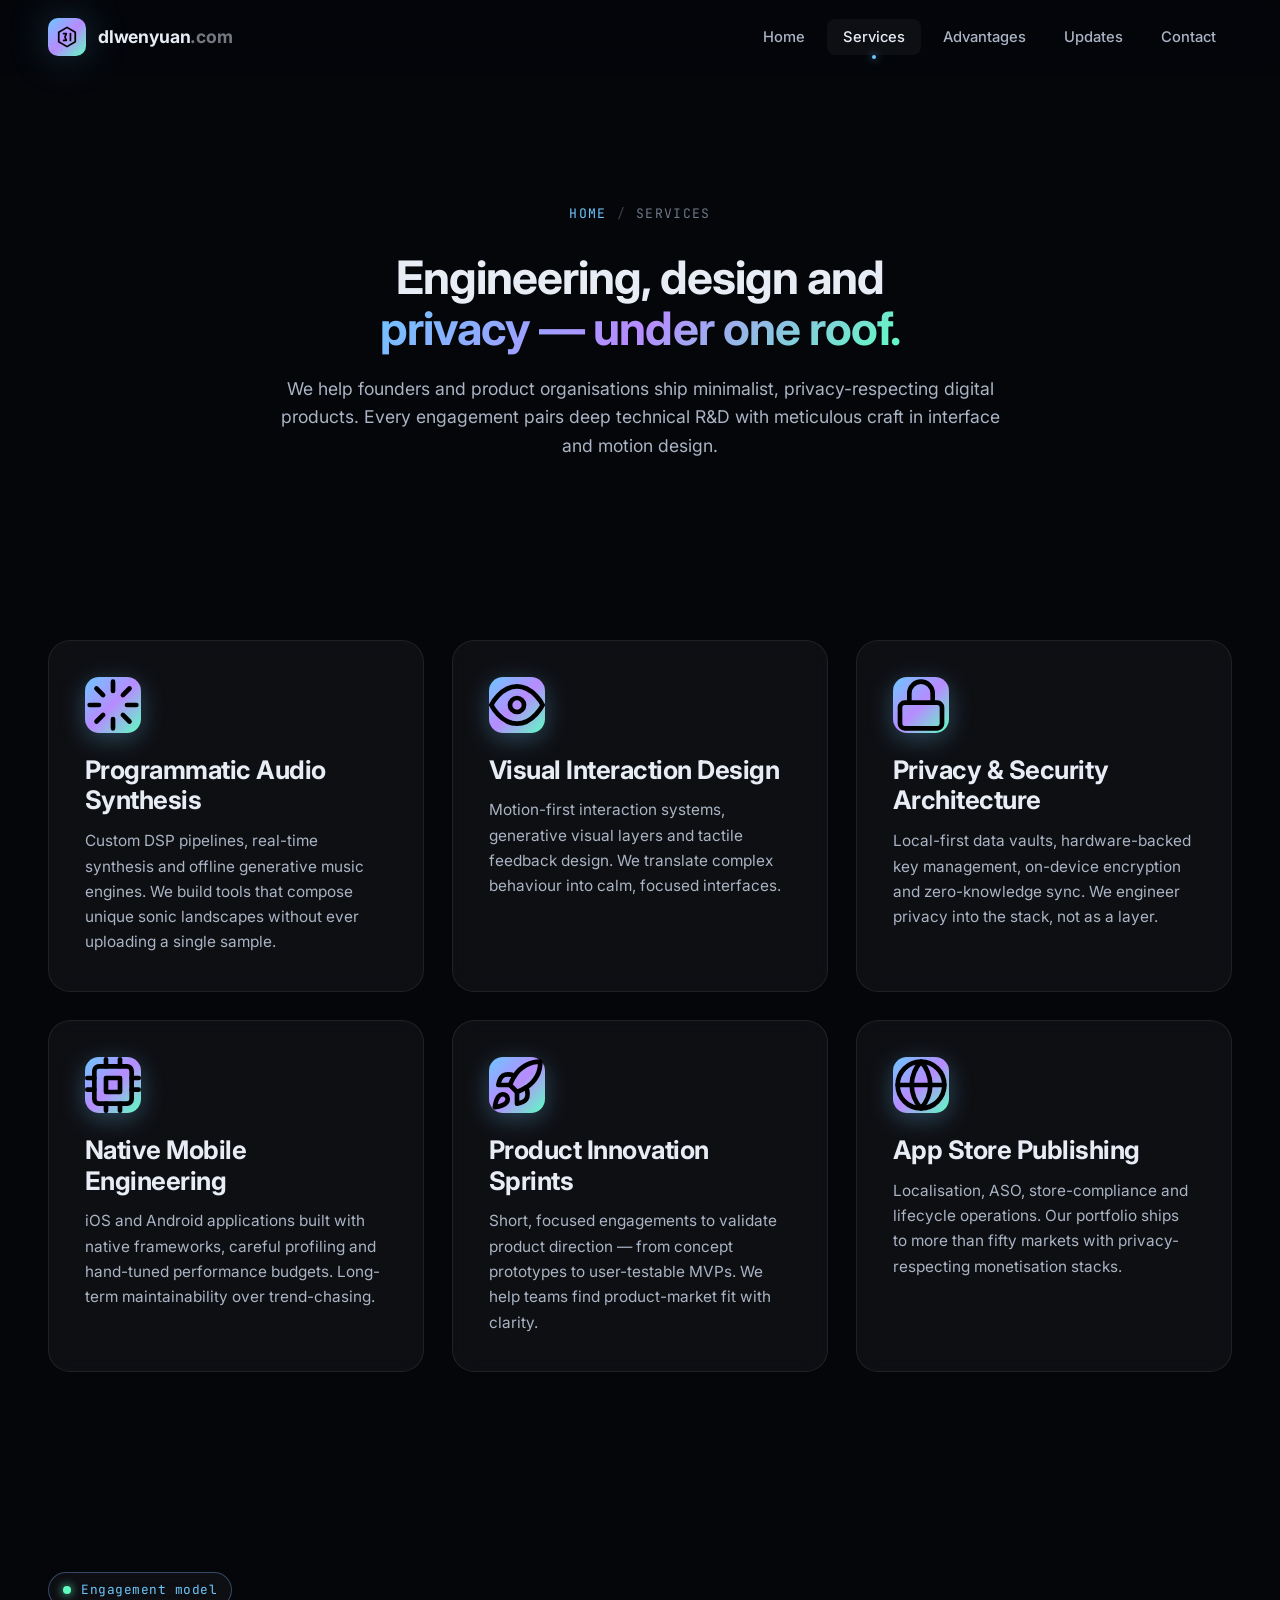
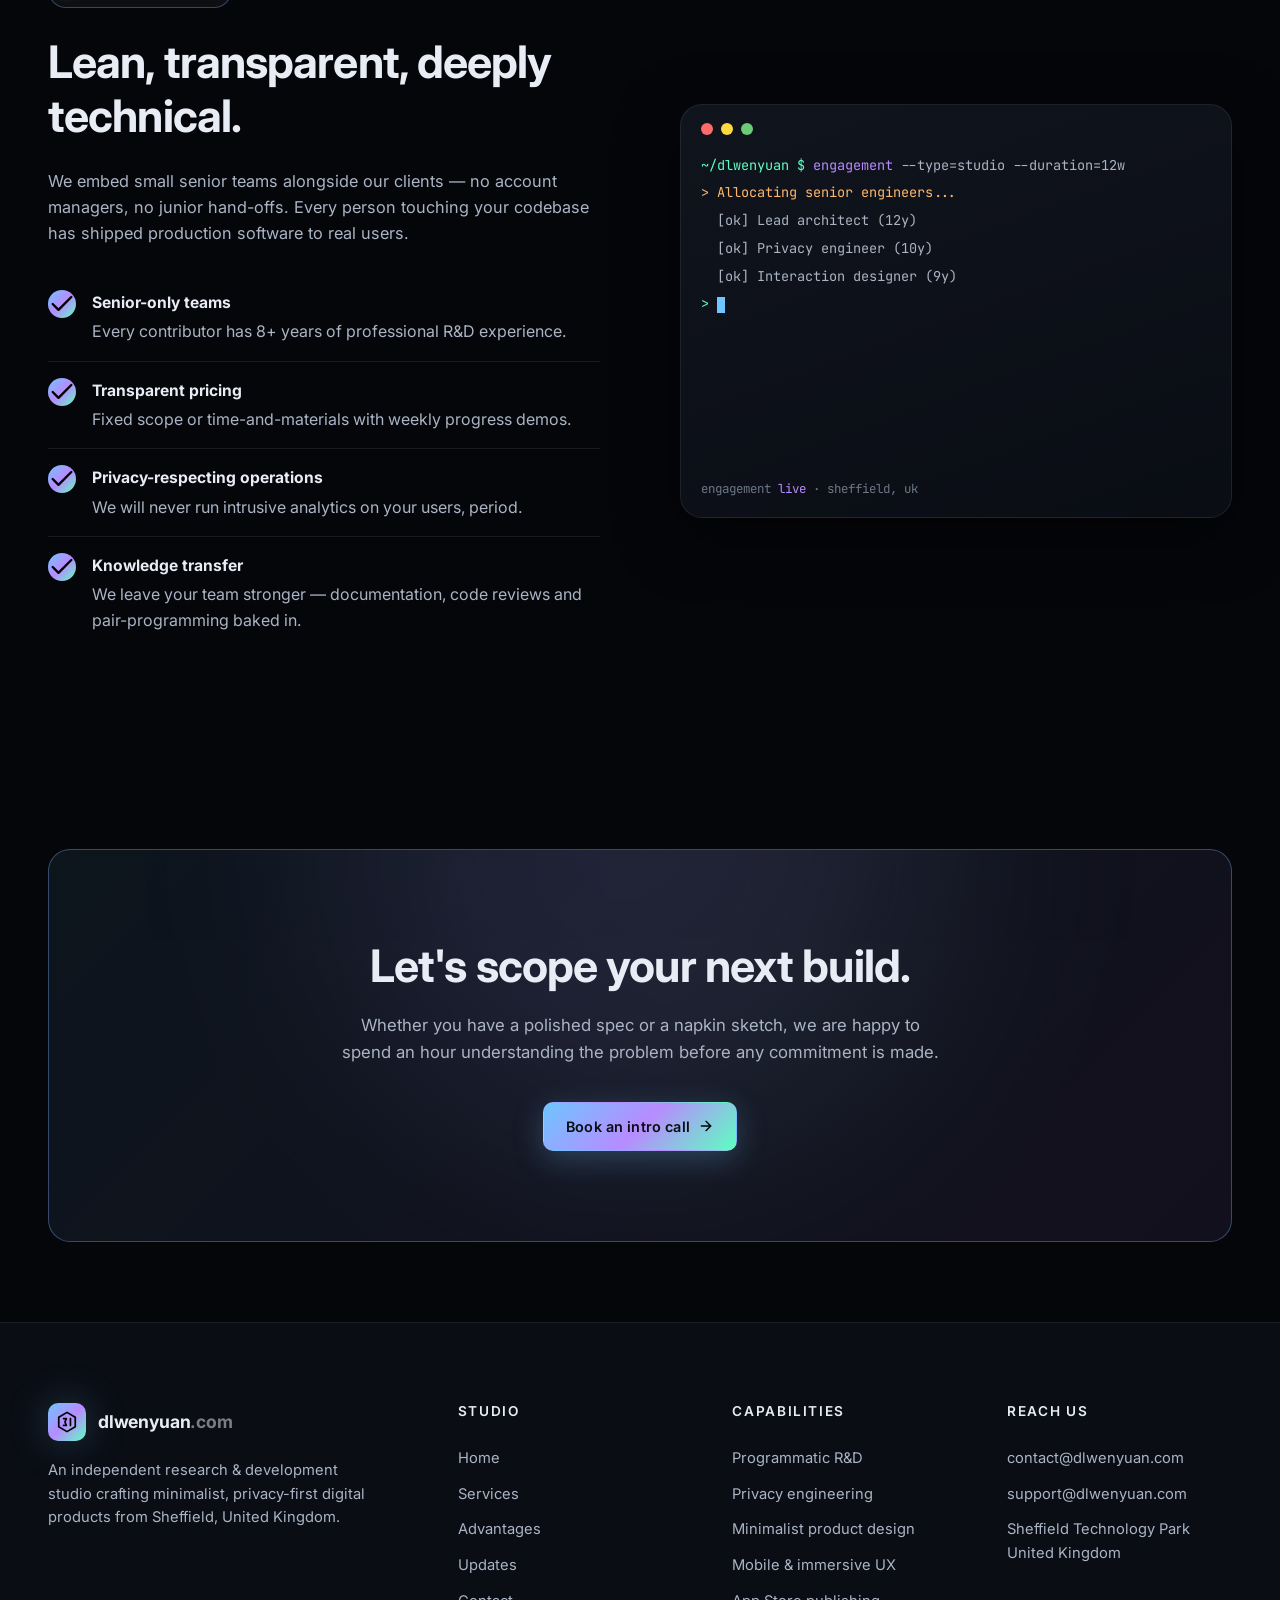
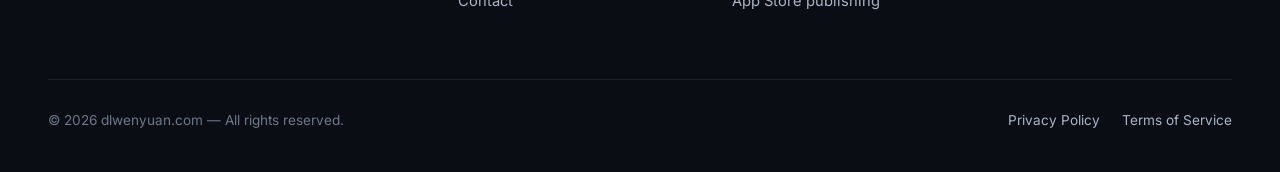
<file: services.html>
<!DOCTYPE html>
<html lang="en">
<head>
<meta charset="UTF-8">
<meta name="viewport" content="width=device-width, initial-scale=1.0">
<title>Services — dlwenyuan.com</title>
<meta name="description" content="Engineering, design and privacy capabilities offered by dlwenyuan.com — from programmatic audio synthesis to privacy-first mobile applications.">
<meta name="robots" content="index, follow">
<link rel="canonical" href="https://dlwenyuan.com/services.html">
<meta property="og:type" content="website">
<meta property="og:url" content="https://dlwenyuan.com/services.html">
<meta property="og:title" content="Services — dlwenyuan.com">
<meta property="og:description" content="Engineering, design and privacy capabilities offered by dlwenyuan.com.">
<meta property="og:image" content="https://dlwenyuan.com/images/og-cover.png">
<meta name="twitter:card" content="summary_large_image">
<meta name="theme-color" content="#05060a">
<link rel="icon" type="image/svg+xml" href="images/logo-mark.svg">
<link rel="preconnect" href="https://fonts.googleapis.com">
<link rel="preconnect" href="https://fonts.gstatic.com" crossorigin>
<link href="https://fonts.googleapis.com/css2?family=Inter:wght@400;500;600;700;800&family=JetBrains+Mono:wght@400;500;600&display=swap" rel="stylesheet">
<link rel="stylesheet" href="css/style.css">
<script type="application/ld+json">
{
  "@context":"https://schema.org",
  "@type":"Service",
  "serviceType":"Software R&D and product engineering",
  "provider":{"@type":"Organization","name":"dlwenyuan.com"},
  "areaServed":"Worldwide"
}
</script>
</head>
<body>
<div class="bg-stage" aria-hidden="true"></div>
<div class="bg-grid" aria-hidden="true"></div>

<header class="site-header">
  <div class="container nav-inner">
    <a href="index.html" class="brand"><span class="logo-mark"><img src="images/logo-mark.svg" class="brand-mark" alt=""></span><span>dlwenyuan<span style="opacity:.5">.com</span></span></a>
    <nav><ul class="nav-links">
      <li><a href="index.html">Home</a></li>
      <li><a href="services.html" class="active">Services</a></li>
      <li><a href="advantages.html">Advantages</a></li>
      <li><a href="updates.html">Updates</a></li>
      <li><a href="contact.html">Contact</a></li>
      
    </ul></nav>
    <button class="menu-toggle" aria-label="Toggle menu"><span></span></button>
  </div>
</header>
<div class="mobile-drawer">
  <a href="index.html">Home</a><a href="services.html">Services</a><a href="advantages.html">Advantages</a>
  <a href="updates.html">Updates</a><a href="contact.html">Contact</a>
</div>

<section class="page-hero">
  <div class="container">
    <div class="breadcrumb reveal"><a href="index.html">Home</a><span class="sep">/</span><span>Services</span></div>
    <h1 class="reveal">Engineering, design and<br><span class="gradient-text">privacy — under one roof.</span></h1>
    <p class="reveal delay-1">We help founders and product organisations ship minimalist, privacy-respecting digital products. Every engagement pairs deep technical R&amp;D with meticulous craft in interface and motion design.</p>
  </div>
</section>

<section class="section-sm">
  <div class="container">
    <div class="grid-3">
      <div class="card reveal" data-tilt>
        <div class="icon-wrap"><img src="images/spark.svg" alt=""></div>
        <h3>Programmatic Audio Synthesis</h3>
        <p>Custom DSP pipelines, real-time synthesis and offline generative music engines. We build tools that compose unique sonic landscapes without ever uploading a single sample.</p>
      </div>
      <div class="card reveal delay-1" data-tilt>
        <div class="icon-wrap"><img src="images/eye.svg" alt=""></div>
        <h3>Visual Interaction Design</h3>
        <p>Motion-first interaction systems, generative visual layers and tactile feedback design. We translate complex behaviour into calm, focused interfaces.</p>
      </div>
      <div class="card reveal delay-2" data-tilt>
        <div class="icon-wrap"><img src="images/lock.svg" alt=""></div>
        <h3>Privacy &amp; Security Architecture</h3>
        <p>Local-first data vaults, hardware-backed key management, on-device encryption and zero-knowledge sync. We engineer privacy into the stack, not as a layer.</p>
      </div>
      <div class="card reveal" data-tilt>
        <div class="icon-wrap"><img src="images/cpu.svg" alt=""></div>
        <h3>Native Mobile Engineering</h3>
        <p>iOS and Android applications built with native frameworks, careful profiling and hand-tuned performance budgets. Long-term maintainability over trend-chasing.</p>
      </div>
      <div class="card reveal delay-1" data-tilt>
        <div class="icon-wrap"><img src="images/rocket.svg" alt=""></div>
        <h3>Product Innovation Sprints</h3>
        <p>Short, focused engagements to validate product direction — from concept prototypes to user-testable MVPs. We help teams find product-market fit with clarity.</p>
      </div>
      <div class="card reveal delay-2" data-tilt>
        <div class="icon-wrap"><img src="images/globe.svg" alt=""></div>
        <h3>App Store Publishing</h3>
        <p>Localisation, ASO, store-compliance and lifecycle operations. Our portfolio ships to more than fifty markets with privacy-respecting monetisation stacks.</p>
      </div>
    </div>
  </div>
</section>

<section class="section">
  <div class="container">
    <div class="feature-split">
      <div class="text-side reveal">
        <span class="hero-badge"><span class="live-dot"></span> Engagement model</span>
        <h2>Lean, transparent, deeply technical.</h2>
        <p>We embed small senior teams alongside our clients — no account managers, no junior hand-offs. Every person touching your codebase has shipped production software to real users.</p>
        <ul class="feature-list">
          <li><span class="check"><img src="images/check-thin.svg" alt=""></span><div><strong>Senior-only teams</strong>Every contributor has 8+ years of professional R&amp;D experience.</div></li>
          <li><span class="check"><img src="images/check-thin.svg" alt=""></span><div><strong>Transparent pricing</strong>Fixed scope or time-and-materials with weekly progress demos.</div></li>
          <li><span class="check"><img src="images/check-thin.svg" alt=""></span><div><strong>Privacy-respecting operations</strong>We will never run intrusive analytics on your users, period.</div></li>
          <li><span class="check"><img src="images/check-thin.svg" alt=""></span><div><strong>Knowledge transfer</strong>We leave your team stronger — documentation, code reviews and pair-programming baked in.</div></li>
        </ul>
      </div>
      <div class="visual-side reveal delay-2" aria-hidden="true">
        <div class="terminal">
          <div class="terminal-head"><span></span><span></span><span></span></div>
          <div class="line"><span class="prompt">~/dlwenyuan $</span> <span class="key">engagement</span> --type=studio --duration=12w</div>
          <div class="line"><span class="str">&gt; Allocating senior engineers...</span></div>
          <div class="line">&nbsp;&nbsp;[ok] Lead architect (12y)</div>
          <div class="line">&nbsp;&nbsp;[ok] Privacy engineer (10y)</div>
          <div class="line">&nbsp;&nbsp;[ok] Interaction designer (9y)</div>
          <div class="line"><span class="prompt">&gt; </span><span class="cursor"></span></div>
          <div class="line" style="margin-top:auto;color:var(--text-3);font-size:.78rem">engagement <span class="key">live</span> &middot; sheffield, uk</div>
        </div>
      </div>
    </div>
  </div>
</section>

<section class="section-sm">
  <div class="container">
    <div class="cta-banner reveal">
      <h2>Let's scope your next build.</h2>
      <p>Whether you have a polished spec or a napkin sketch, we are happy to spend an hour understanding the problem before any commitment is made.</p>
      <a href="contact.html" class="btn btn-primary">Book an intro call <img src="images/arrow-right.svg" class="arrow" alt=""></a>
    </div>
  </div>
</section>

<footer class="site-footer">
  <div class="container">
    <div class="footer-grid">
      <div class="footer-brand">
        <a href="index.html" class="brand"><span class="logo-mark"><img src="images/logo-mark.svg" class="brand-mark" alt=""></span><span>dlwenyuan<span style="opacity:.5">.com</span></span></a>
        <p>An independent research &amp; development studio crafting minimalist, privacy-first digital products from Sheffield, United Kingdom.</p>
      </div>
      <div class="footer-col"><h5>Studio</h5><ul>
        <li><a href="index.html">Home</a></li><li><a href="services.html">Services</a></li>
        <li><a href="advantages.html">Advantages</a></li><li><a href="updates.html">Updates</a></li><li><a href="contact.html">Contact</a></li>
      </ul></div>
      <div class="footer-col"><h5>Capabilities</h5><ul>
        <li>Programmatic R&amp;D</li><li>Privacy engineering</li><li>Minimalist product design</li><li>Mobile &amp; immersive UX</li><li>App Store publishing</li>
      </ul></div>
      <div class="footer-col"><h5>Reach us</h5><ul>
        <li><a href="mailto:contact@dlwenyuan.com">contact@dlwenyuan.com</a></li>
        <li><a href="mailto:support@dlwenyuan.com">support@dlwenyuan.com</a></li>
        <li>Sheffield Technology Park<br>United Kingdom</li>
      </ul></div>
    </div>
    <div class="footer-bottom">
      <span>© <span data-year>2026</span> dlwenyuan.com — All rights reserved.</span>
      <div class="legal-links"><a href="privacy.html">Privacy Policy</a><a href="terms.html">Terms of Service</a></div>
    </div>
  </div>
</footer>
<script src="js/main.js" defer></script>
</body>
</html>
</file>
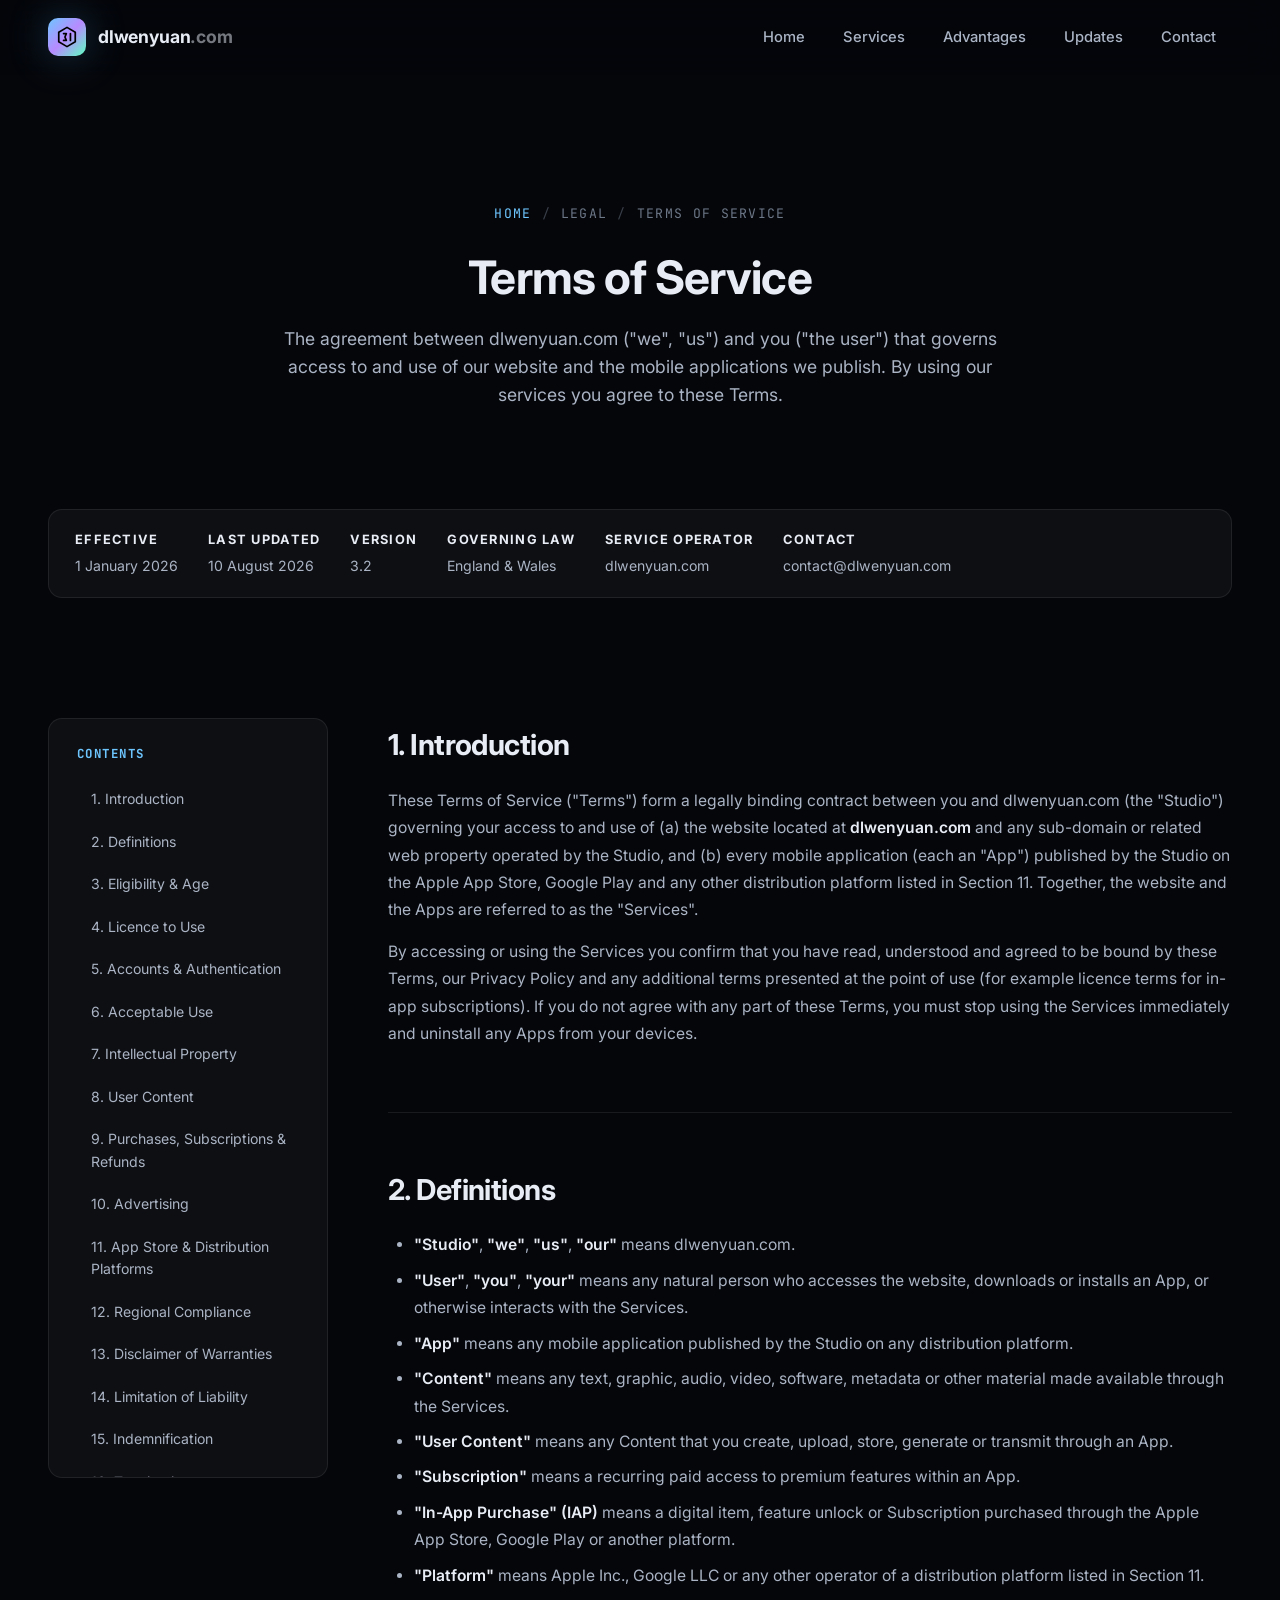
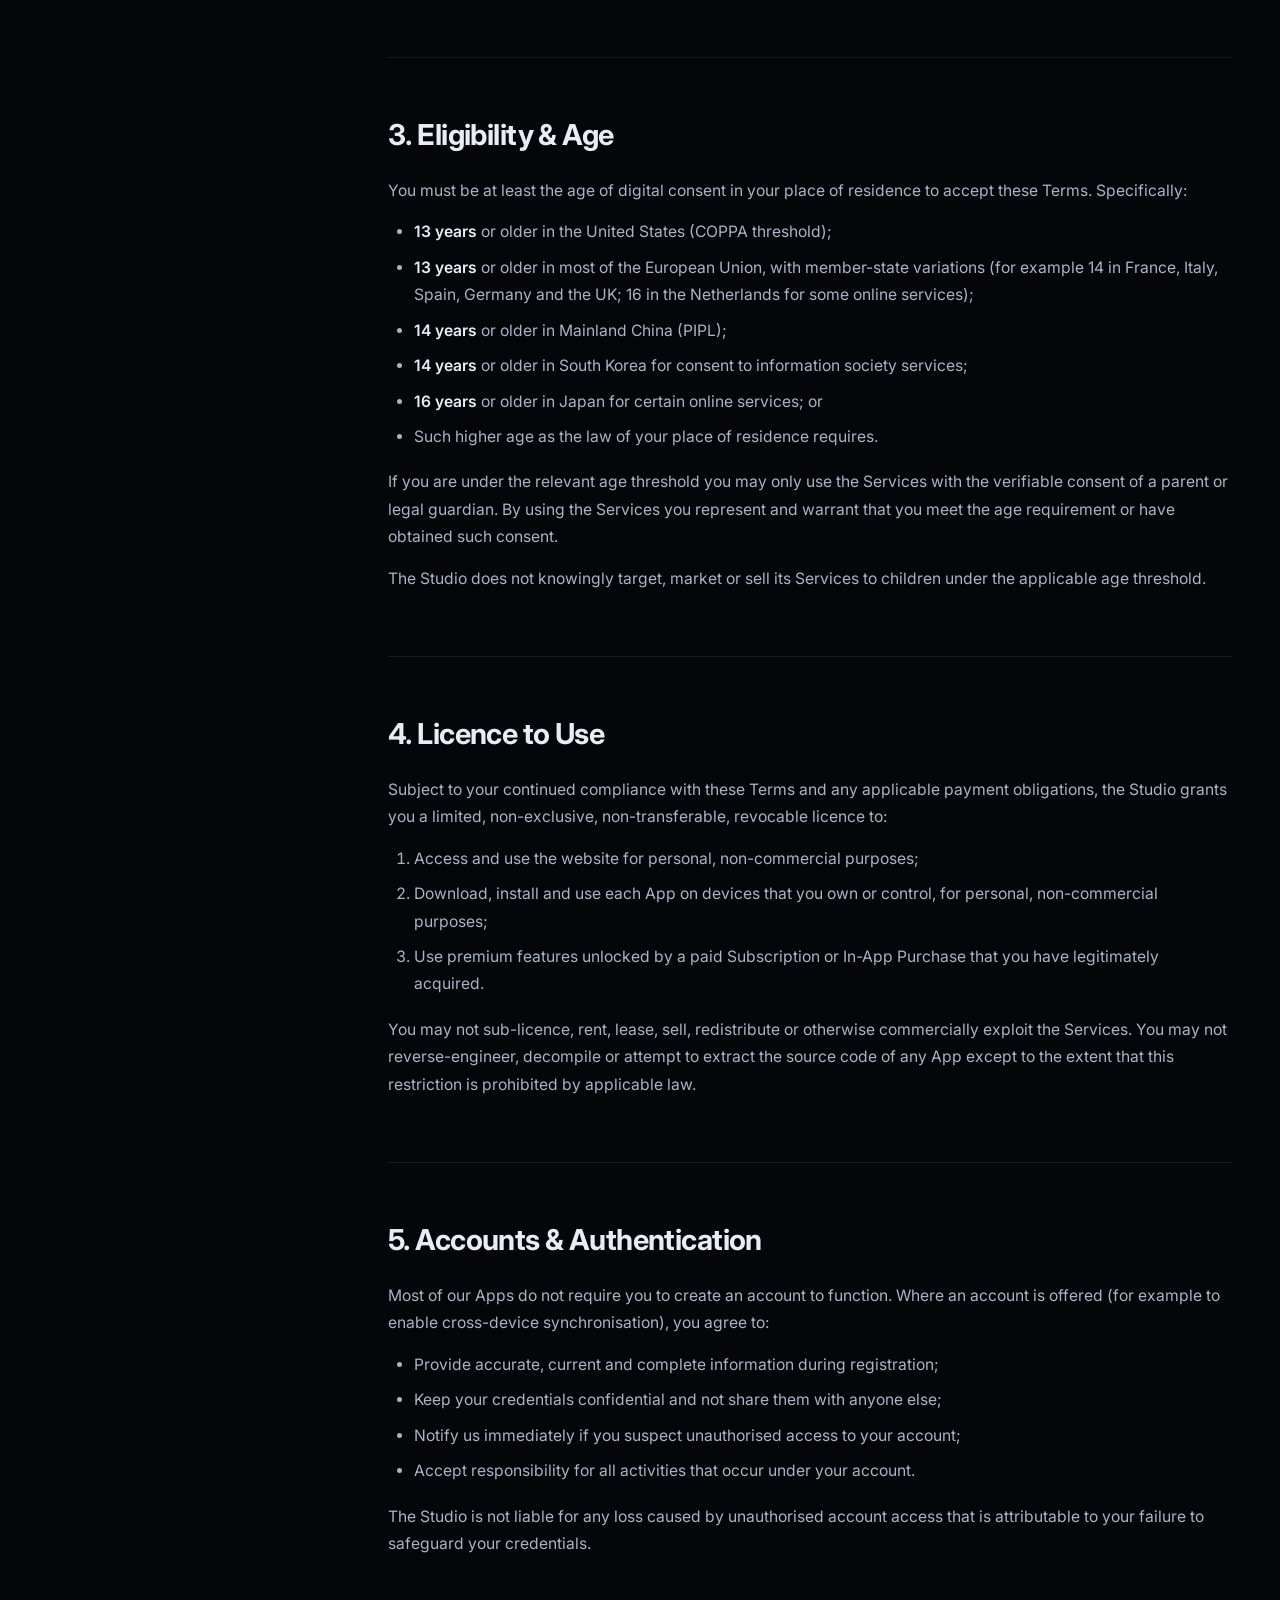
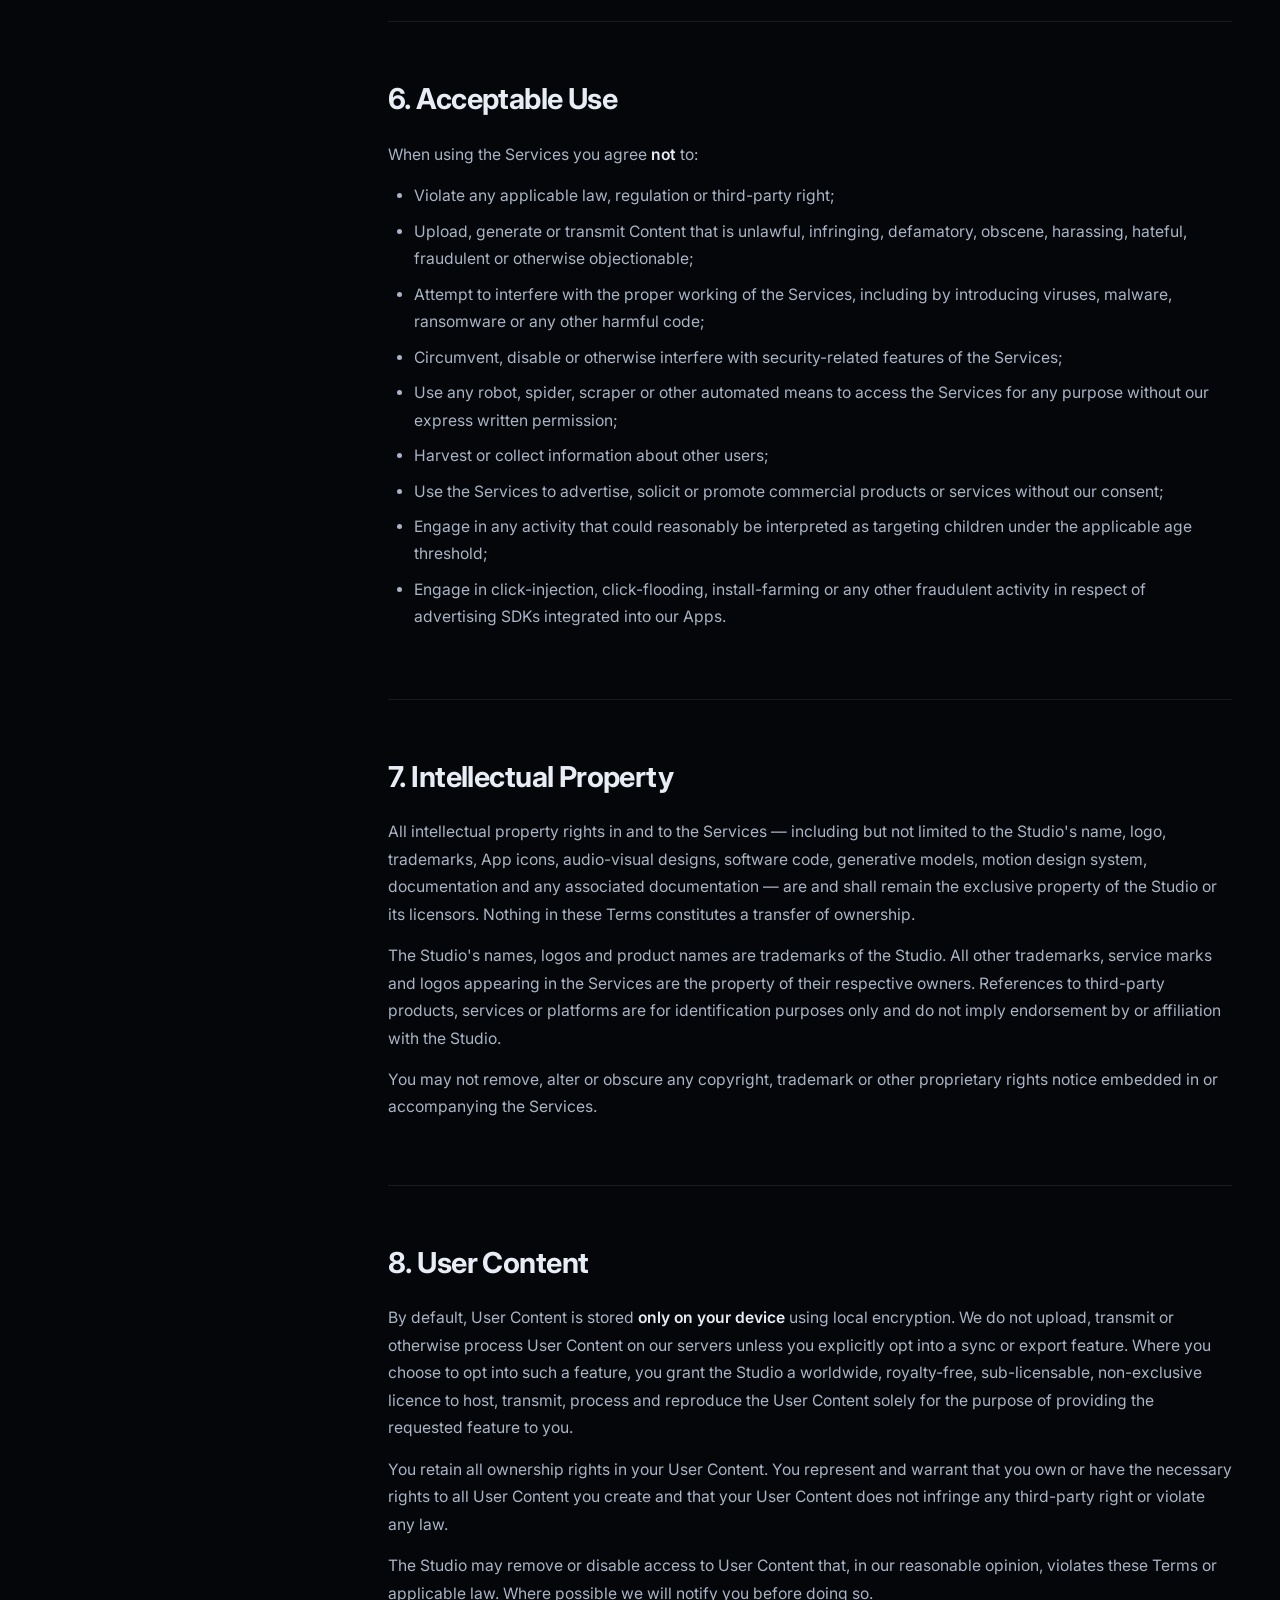
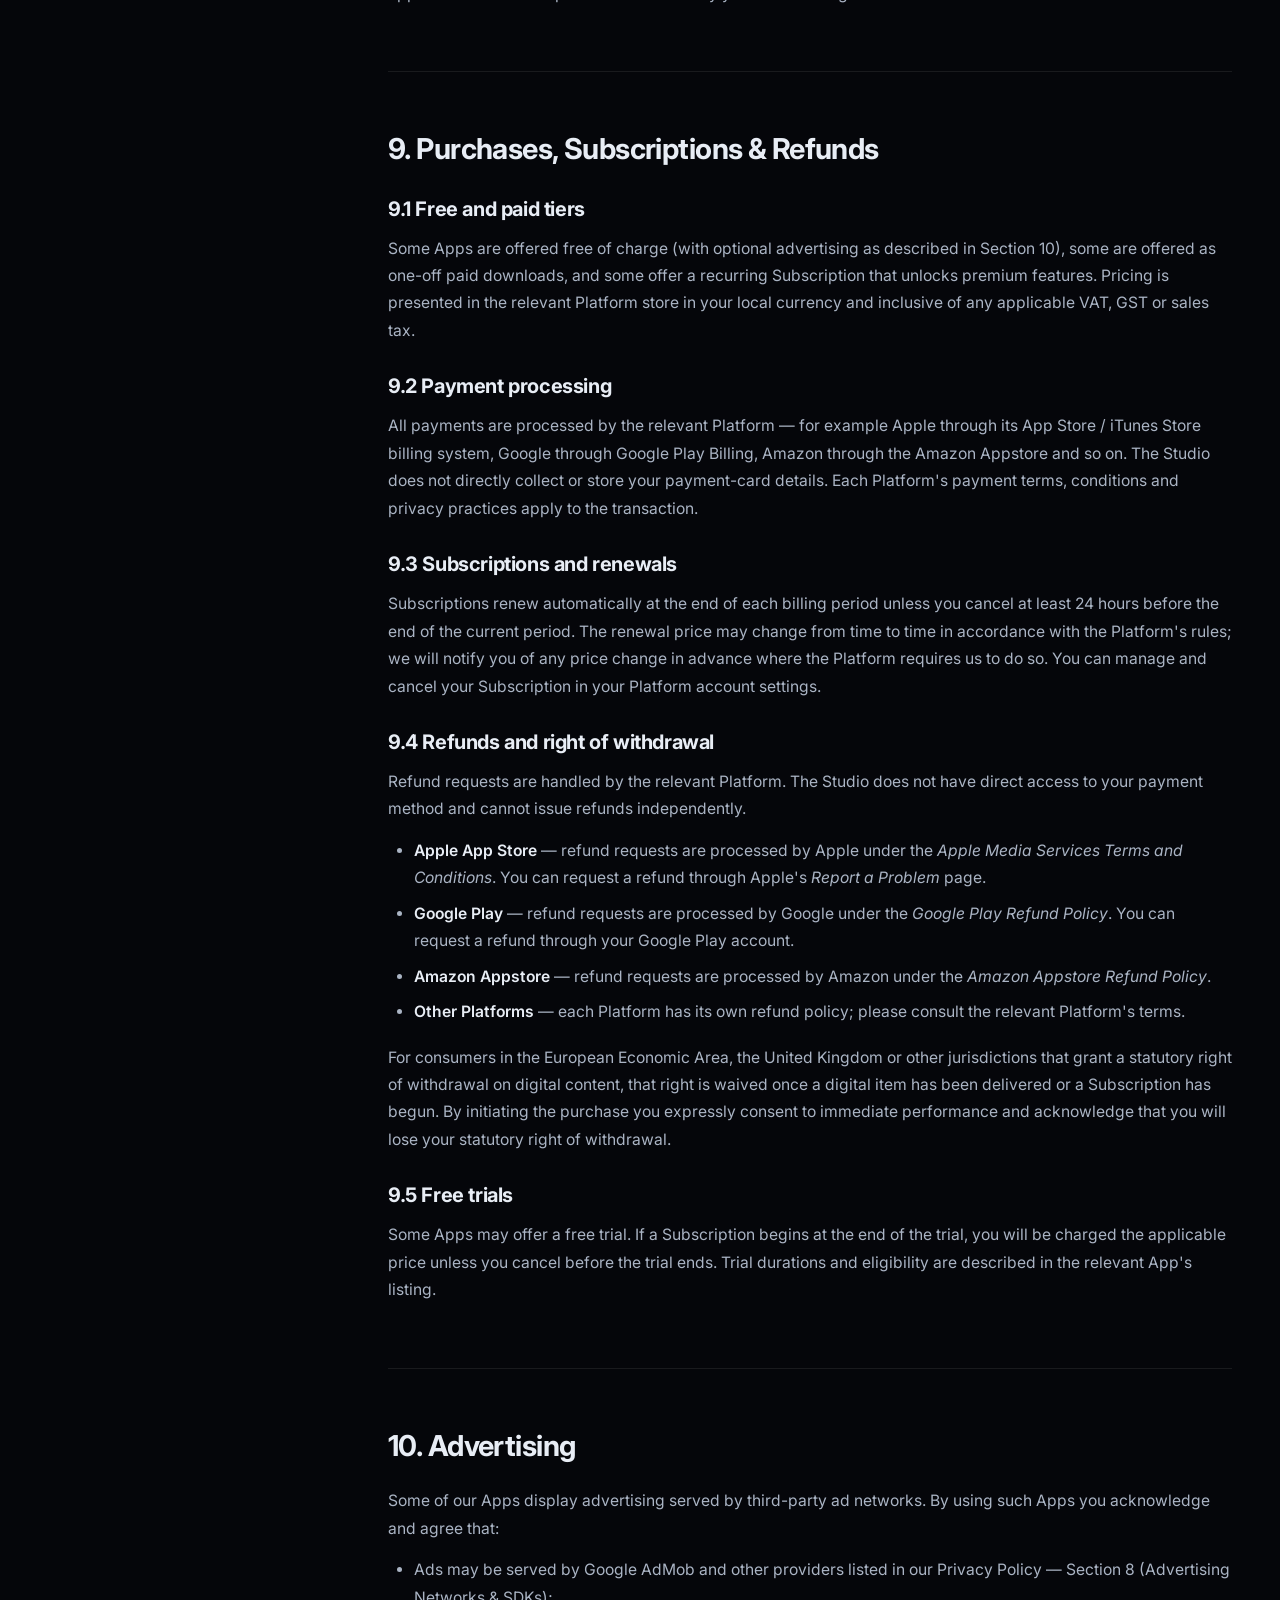
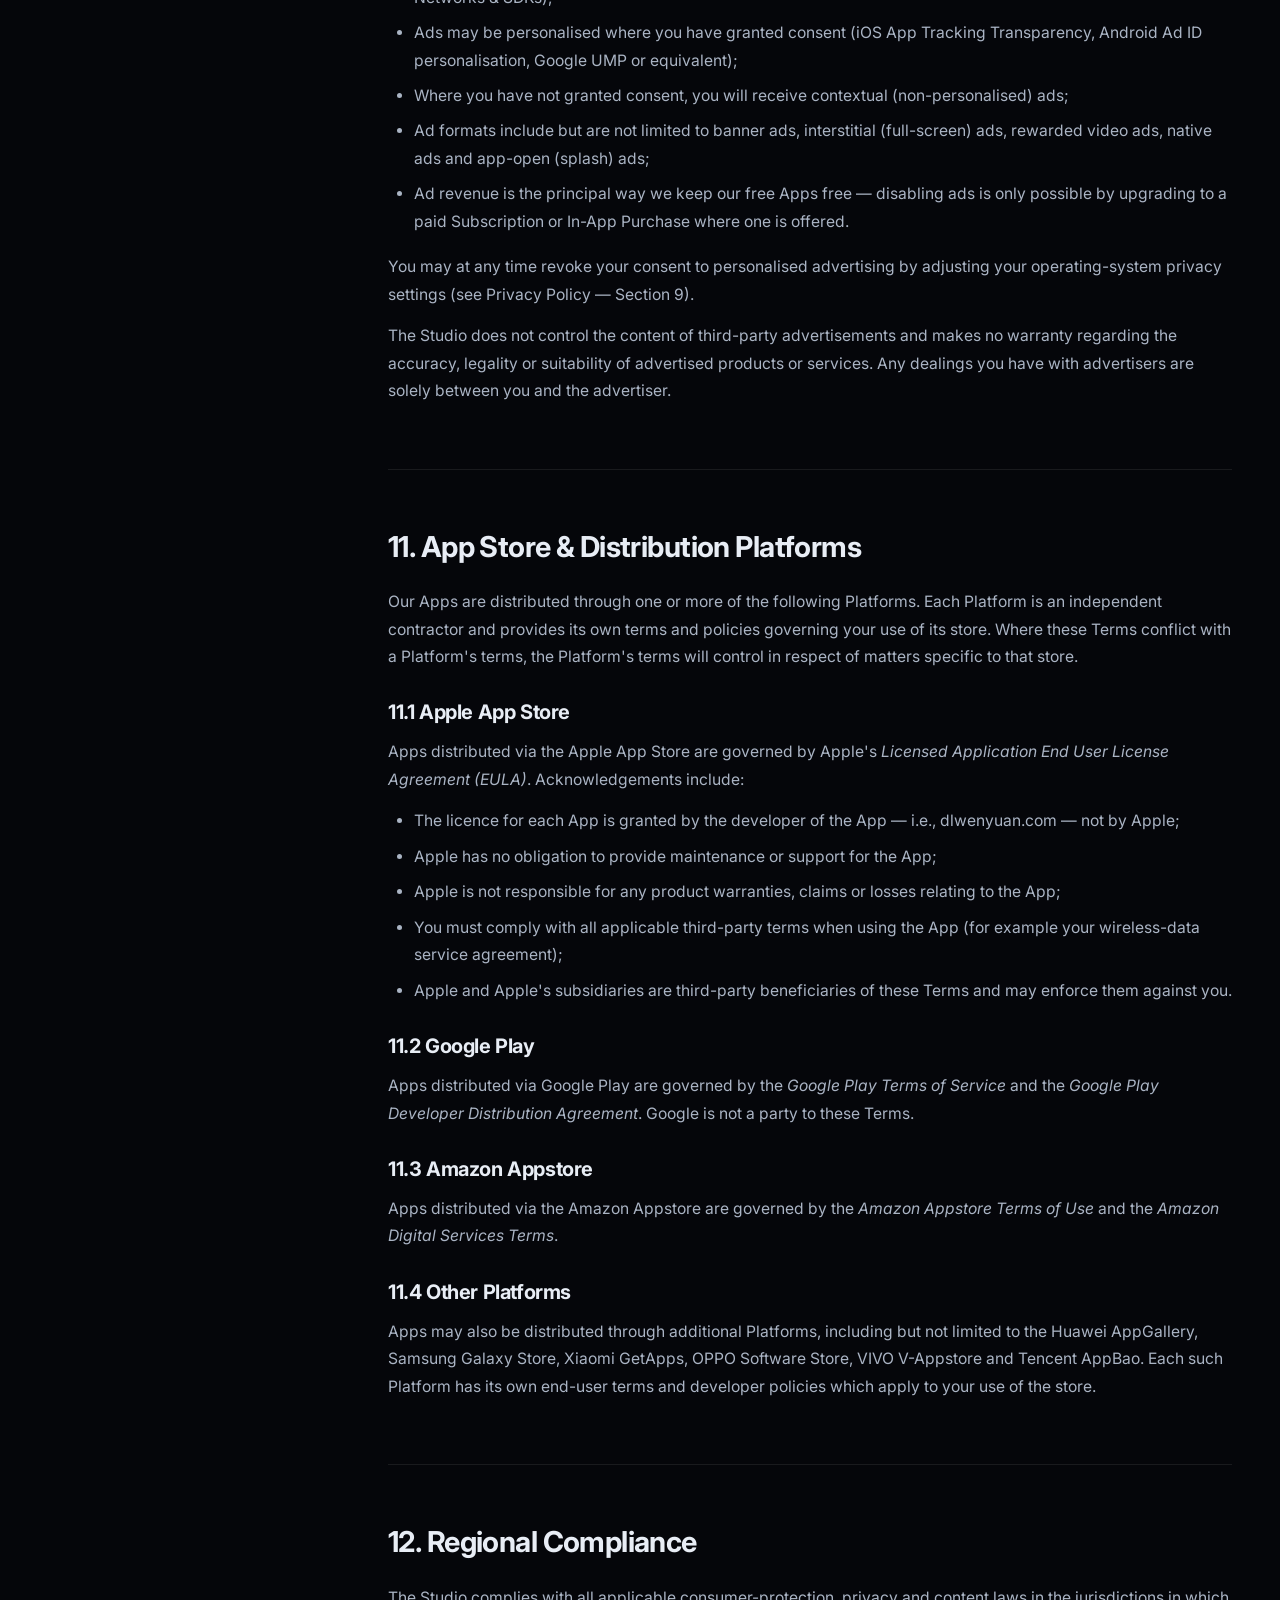
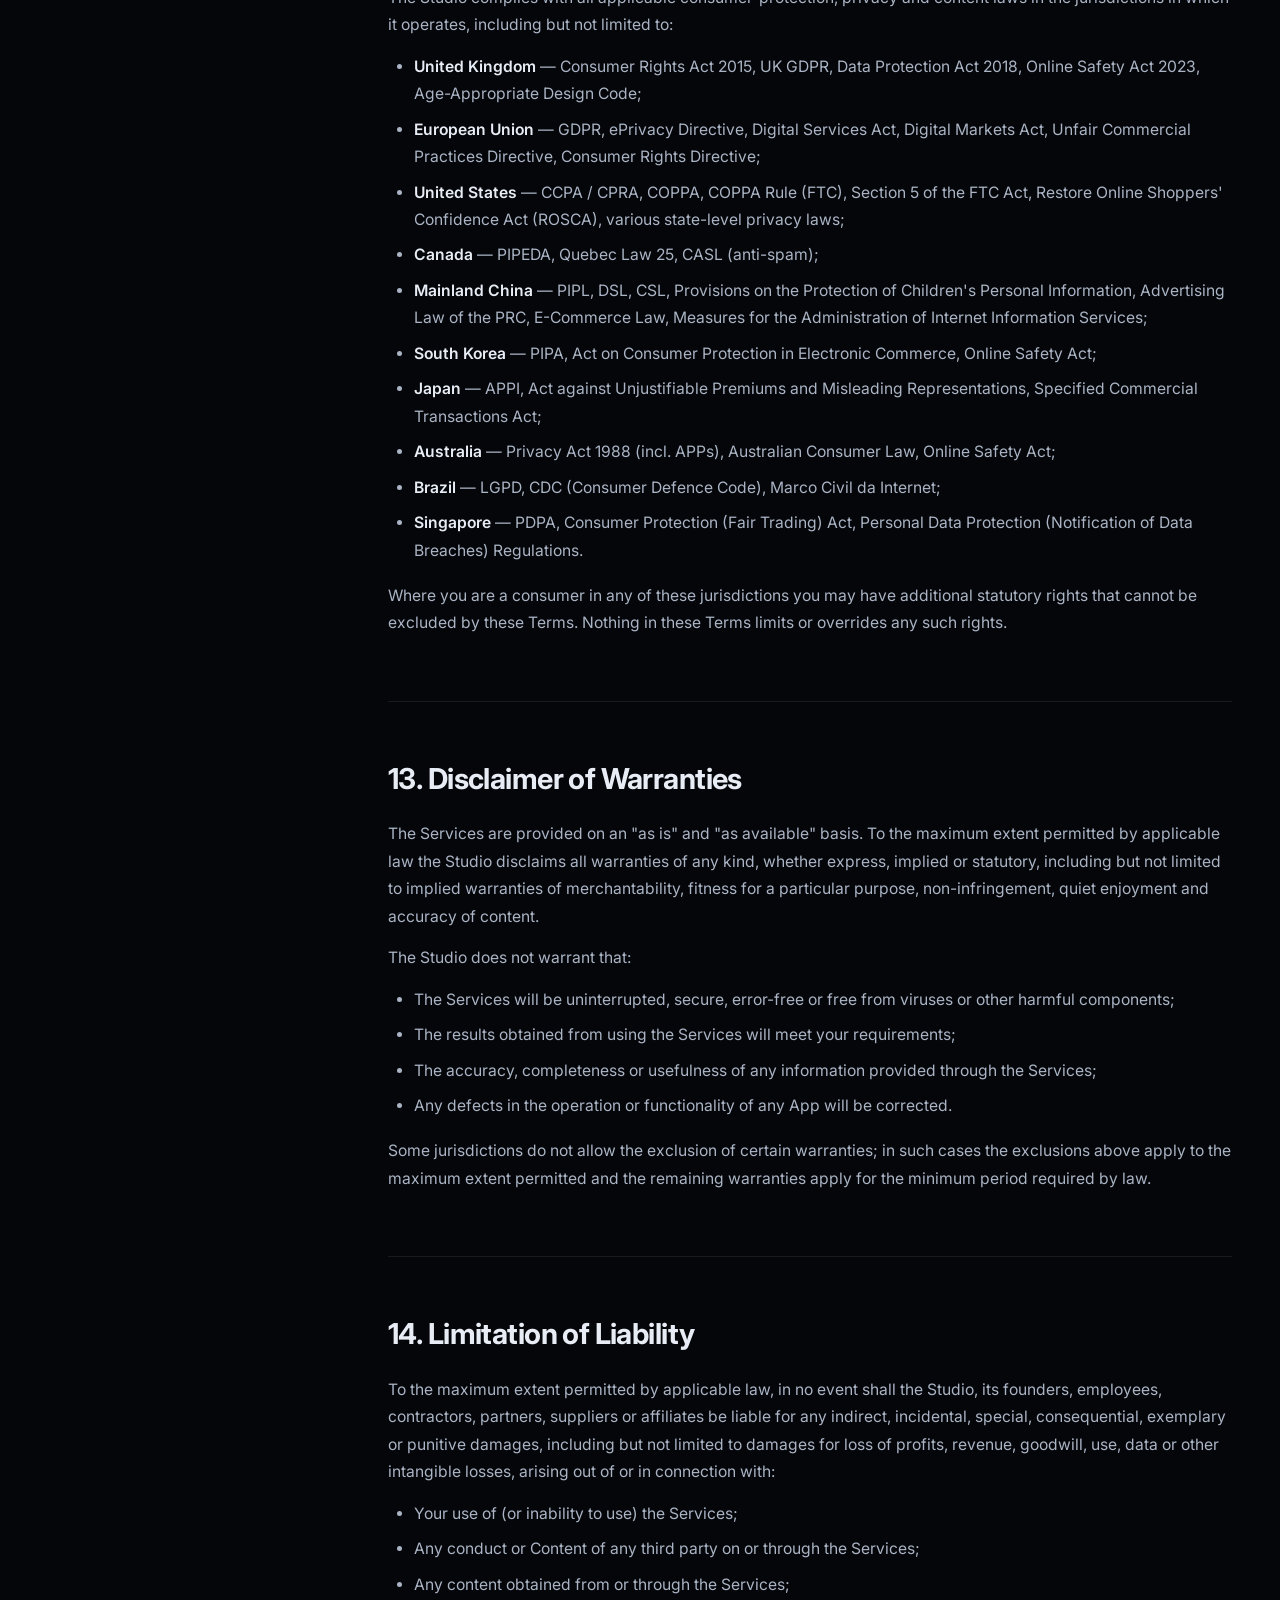
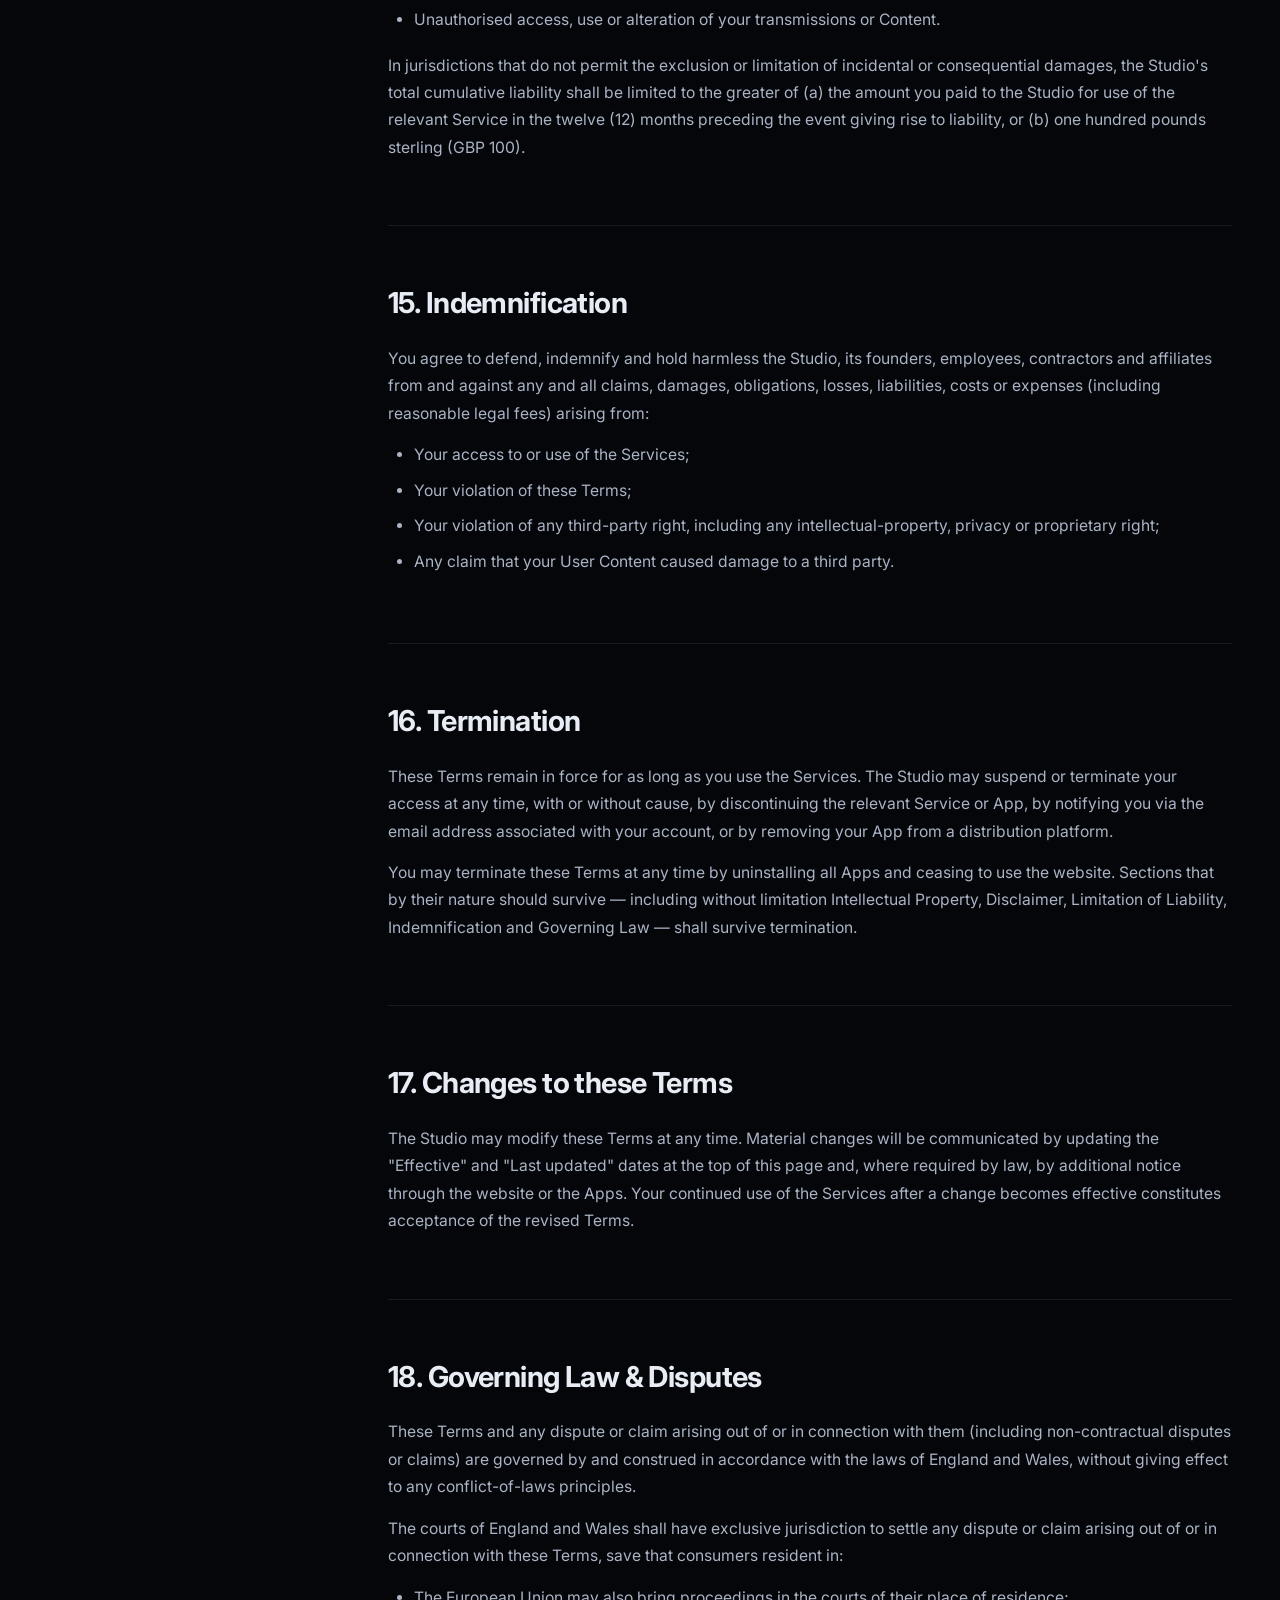
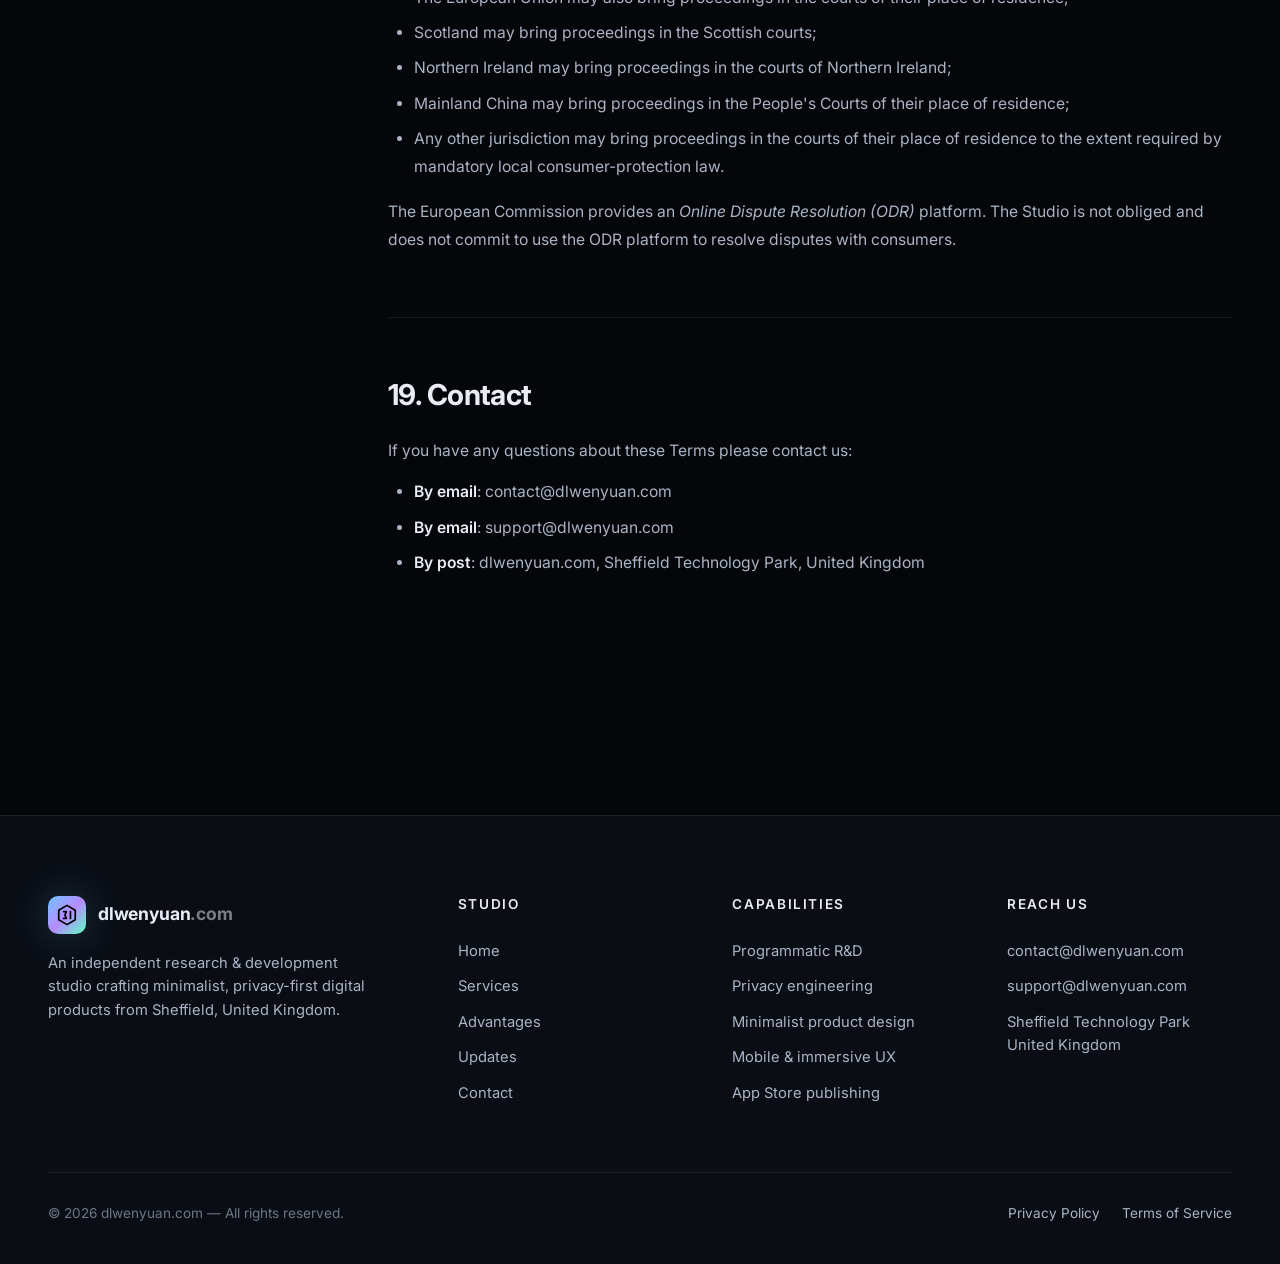
<file: terms.html>
<!DOCTYPE html>
<html lang="en">
<head>
<meta charset="UTF-8">
<meta name="viewport" content="width=device-width, initial-scale=1.0">
<title>Terms of Service — dlwenyuan.com</title>
<meta name="description" content="Terms of Service governing the use of dlwenyuan.com website and our published mobile applications — covers licensing, account rules, age eligibility, intellectual property, advertising, refunds, app-store compliance, regional regulations and liability.">
<meta name="robots" content="index, follow">
<link rel="canonical" href="https://dlwenyuan.com/terms.html">
<meta property="og:title" content="Terms of Service — dlwenyuan.com">
<meta property="og:description" content="Terms of Service governing the use of dlwenyuan.com website and our published mobile applications.">
<meta property="og:image" content="https://dlwenyuan.com/images/og-cover.png">
<meta name="twitter:card" content="summary_large_image">
<meta name="theme-color" content="#05060a">
<link rel="icon" type="image/svg+xml" href="images/logo-mark.svg">
<link rel="preconnect" href="https://fonts.googleapis.com">
<link rel="preconnect" href="https://fonts.gstatic.com" crossorigin>
<link href="https://fonts.googleapis.com/css2?family=Inter:wght@400;500;600;700;800&family=JetBrains+Mono:wght@400;500;600&display=swap" rel="stylesheet">
<link rel="stylesheet" href="css/style.css">
</head>
<body>
<div class="bg-stage" aria-hidden="true"></div>
<div class="bg-grid" aria-hidden="true"></div>

<header class="site-header">
  <div class="container nav-inner">
    <a href="index.html" class="brand"><span class="logo-mark"><img src="images/logo-mark.svg" class="brand-mark" alt=""></span><span>dlwenyuan<span style="opacity:.5">.com</span></span></a>
    <nav><ul class="nav-links">
      <li><a href="index.html">Home</a></li><li><a href="services.html">Services</a></li>
      <li><a href="advantages.html">Advantages</a></li><li><a href="updates.html">Updates</a></li><li><a href="contact.html">Contact</a></li>
      
    </ul></nav>
    <button class="menu-toggle" aria-label="Toggle menu"><span></span></button>
  </div>
</header>
<div class="mobile-drawer">
  <a href="index.html">Home</a><a href="services.html">Services</a><a href="advantages.html">Advantages</a>
  <a href="updates.html">Updates</a><a href="contact.html">Contact</a>
</div>

<section class="page-hero">
  <div class="container">
    <div class="breadcrumb reveal"><a href="index.html">Home</a><span class="sep">/</span><span>Legal</span><span class="sep">/</span><span>Terms of Service</span></div>
    <h1 class="reveal">Terms of Service</h1>
    <p class="reveal delay-1">The agreement between dlwenyuan.com ("we", "us") and you ("the user") that governs access to and use of our website and the mobile applications we publish. By using our services you agree to these Terms.</p>
  </div>
</section>

<div class="container">
  <div class="policy-meta reveal">
    <div><strong>Effective</strong>1 January 2026</div>
    <div><strong>Last updated</strong>10 August 2026</div>
    <div><strong>Version</strong>3.2</div>
    <div><strong>Governing law</strong>England &amp; Wales</div>
    <div><strong>Service operator</strong>dlwenyuan.com</div>
    <div><strong>Contact</strong><a href="mailto:contact@dlwenyuan.com">contact@dlwenyuan.com</a></div>
  </div>
</div>

<div class="container">
<div class="policy-wrap">
  <aside class="policy-toc">
    <h5>Contents</h5>
    <ul>
      <li><a href="#introduction">1. Introduction</a></li>
      <li><a href="#definitions">2. Definitions</a></li>
      <li><a href="#eligibility">3. Eligibility &amp; Age</a></li>
      <li><a href="#licence">4. Licence to Use</a></li>
      <li><a href="#accounts">5. Accounts &amp; Authentication</a></li>
      <li><a href="#acceptable-use">6. Acceptable Use</a></li>
      <li><a href="#ip">7. Intellectual Property</a></li>
      <li><a href="#user-content">8. User Content</a></li>
      <li><a href="#purchases">9. Purchases, Subscriptions &amp; Refunds</a></li>
      <li><a href="#ads">10. Advertising</a></li>
      <li><a href="#app-stores">11. App Store &amp; Distribution Platforms</a></li>
      <li><a href="#regional">12. Regional Compliance</a></li>
      <li><a href="#disclaimer">13. Disclaimer of Warranties</a></li>
      <li><a href="#liability">14. Limitation of Liability</a></li>
      <li><a href="#indemnity">15. Indemnification</a></li>
      <li><a href="#termination">16. Termination</a></li>
      <li><a href="#changes">17. Changes to these Terms</a></li>
      <li><a href="#law">18. Governing Law &amp; Disputes</a></li>
      <li><a href="#contact">19. Contact</a></li>
    </ul>
  </aside>

  <div class="policy-content">

<section id="introduction">
  <h2>1. Introduction</h2>
  <p>These Terms of Service ("Terms") form a legally binding contract between you and dlwenyuan.com (the "Studio") governing your access to and use of (a) the website located at <strong>dlwenyuan.com</strong> and any sub-domain or related web property operated by the Studio, and (b) every mobile application (each an "App") published by the Studio on the Apple App Store, Google Play and any other distribution platform listed in <a href="#app-stores">Section 11</a>. Together, the website and the Apps are referred to as the "Services".</p>
  <p>By accessing or using the Services you confirm that you have read, understood and agreed to be bound by these Terms, our <a href="privacy.html">Privacy Policy</a> and any additional terms presented at the point of use (for example licence terms for in-app subscriptions). If you do not agree with any part of these Terms, you must stop using the Services immediately and uninstall any Apps from your devices.</p>
</section>

<section id="definitions">
  <h2>2. Definitions</h2>
  <ul>
    <li><strong>"Studio"</strong>, <strong>"we"</strong>, <strong>"us"</strong>, <strong>"our"</strong> means dlwenyuan.com.</li>
    <li><strong>"User"</strong>, <strong>"you"</strong>, <strong>"your"</strong> means any natural person who accesses the website, downloads or installs an App, or otherwise interacts with the Services.</li>
    <li><strong>"App"</strong> means any mobile application published by the Studio on any distribution platform.</li>
    <li><strong>"Content"</strong> means any text, graphic, audio, video, software, metadata or other material made available through the Services.</li>
    <li><strong>"User Content"</strong> means any Content that you create, upload, store, generate or transmit through an App.</li>
    <li><strong>"Subscription"</strong> means a recurring paid access to premium features within an App.</li>
    <li><strong>"In-App Purchase" (IAP)</strong> means a digital item, feature unlock or Subscription purchased through the Apple App Store, Google Play or another platform.</li>
    <li><strong>"Platform"</strong> means Apple Inc., Google LLC or any other operator of a distribution platform listed in <a href="#app-stores">Section 11</a>.</li>
  </ul>
</section>

<section id="eligibility">
  <h2>3. Eligibility &amp; Age</h2>
  <p>You must be at least the age of digital consent in your place of residence to accept these Terms. Specifically:</p>
  <ul>
    <li><strong>13 years</strong> or older in the United States (COPPA threshold);</li>
    <li><strong>13 years</strong> or older in most of the European Union, with member-state variations (for example 14 in France, Italy, Spain, Germany and the UK; 16 in the Netherlands for some online services);</li>
    <li><strong>14 years</strong> or older in Mainland China (PIPL);</li>
    <li><strong>14 years</strong> or older in South Korea for consent to information society services;</li>
    <li><strong>16 years</strong> or older in Japan for certain online services; or</li>
    <li>Such higher age as the law of your place of residence requires.</li>
  </ul>
  <p>If you are under the relevant age threshold you may only use the Services with the verifiable consent of a parent or legal guardian. By using the Services you represent and warrant that you meet the age requirement or have obtained such consent.</p>
  <p>The Studio does not knowingly target, market or sell its Services to children under the applicable age threshold.</p>
</section>

<section id="licence">
  <h2>4. Licence to Use</h2>
  <p>Subject to your continued compliance with these Terms and any applicable payment obligations, the Studio grants you a limited, non-exclusive, non-transferable, revocable licence to:</p>
  <ol>
    <li>Access and use the website for personal, non-commercial purposes;</li>
    <li>Download, install and use each App on devices that you own or control, for personal, non-commercial purposes;</li>
    <li>Use premium features unlocked by a paid Subscription or In-App Purchase that you have legitimately acquired.</li>
  </ol>
  <p>You may not sub-licence, rent, lease, sell, redistribute or otherwise commercially exploit the Services. You may not reverse-engineer, decompile or attempt to extract the source code of any App except to the extent that this restriction is prohibited by applicable law.</p>
</section>

<section id="accounts">
  <h2>5. Accounts &amp; Authentication</h2>
  <p>Most of our Apps do not require you to create an account to function. Where an account is offered (for example to enable cross-device synchronisation), you agree to:</p>
  <ul>
    <li>Provide accurate, current and complete information during registration;</li>
    <li>Keep your credentials confidential and not share them with anyone else;</li>
    <li>Notify us immediately if you suspect unauthorised access to your account;</li>
    <li>Accept responsibility for all activities that occur under your account.</li>
  </ul>
  <p>The Studio is not liable for any loss caused by unauthorised account access that is attributable to your failure to safeguard your credentials.</p>
</section>

<section id="acceptable-use">
  <h2>6. Acceptable Use</h2>
  <p>When using the Services you agree <strong>not</strong> to:</p>
  <ul>
    <li>Violate any applicable law, regulation or third-party right;</li>
    <li>Upload, generate or transmit Content that is unlawful, infringing, defamatory, obscene, harassing, hateful, fraudulent or otherwise objectionable;</li>
    <li>Attempt to interfere with the proper working of the Services, including by introducing viruses, malware, ransomware or any other harmful code;</li>
    <li>Circumvent, disable or otherwise interfere with security-related features of the Services;</li>
    <li>Use any robot, spider, scraper or other automated means to access the Services for any purpose without our express written permission;</li>
    <li>Harvest or collect information about other users;</li>
    <li>Use the Services to advertise, solicit or promote commercial products or services without our consent;</li>
    <li>Engage in any activity that could reasonably be interpreted as targeting children under the applicable age threshold;</li>
    <li>Engage in click-injection, click-flooding, install-farming or any other fraudulent activity in respect of advertising SDKs integrated into our Apps.</li>
  </ul>
</section>

<section id="ip">
  <h2>7. Intellectual Property</h2>
  <p>All intellectual property rights in and to the Services — including but not limited to the Studio's name, logo, trademarks, App icons, audio-visual designs, software code, generative models, motion design system, documentation and any associated documentation — are and shall remain the exclusive property of the Studio or its licensors. Nothing in these Terms constitutes a transfer of ownership.</p>
  <p>The Studio's names, logos and product names are trademarks of the Studio. All other trademarks, service marks and logos appearing in the Services are the property of their respective owners. References to third-party products, services or platforms are for identification purposes only and do not imply endorsement by or affiliation with the Studio.</p>
  <p>You may not remove, alter or obscure any copyright, trademark or other proprietary rights notice embedded in or accompanying the Services.</p>
</section>

<section id="user-content">
  <h2>8. User Content</h2>
  <p>By default, User Content is stored <strong>only on your device</strong> using local encryption. We do not upload, transmit or otherwise process User Content on our servers unless you explicitly opt into a sync or export feature. Where you choose to opt into such a feature, you grant the Studio a worldwide, royalty-free, sub-licensable, non-exclusive licence to host, transmit, process and reproduce the User Content solely for the purpose of providing the requested feature to you.</p>
  <p>You retain all ownership rights in your User Content. You represent and warrant that you own or have the necessary rights to all User Content you create and that your User Content does not infringe any third-party right or violate any law.</p>
  <p>The Studio may remove or disable access to User Content that, in our reasonable opinion, violates these Terms or applicable law. Where possible we will notify you before doing so.</p>
</section>

<section id="purchases">
  <h2>9. Purchases, Subscriptions &amp; Refunds</h2>

  <h3>9.1 Free and paid tiers</h3>
  <p>Some Apps are offered free of charge (with optional advertising as described in <a href="#ads">Section 10</a>), some are offered as one-off paid downloads, and some offer a recurring Subscription that unlocks premium features. Pricing is presented in the relevant Platform store in your local currency and inclusive of any applicable VAT, GST or sales tax.</p>

  <h3>9.2 Payment processing</h3>
  <p>All payments are processed by the relevant Platform — for example Apple through its App Store / iTunes Store billing system, Google through Google Play Billing, Amazon through the Amazon Appstore and so on. The Studio does not directly collect or store your payment-card details. Each Platform's payment terms, conditions and privacy practices apply to the transaction.</p>

  <h3>9.3 Subscriptions and renewals</h3>
  <p>Subscriptions renew automatically at the end of each billing period unless you cancel at least 24 hours before the end of the current period. The renewal price may change from time to time in accordance with the Platform's rules; we will notify you of any price change in advance where the Platform requires us to do so. You can manage and cancel your Subscription in your Platform account settings.</p>

  <h3>9.4 Refunds and right of withdrawal</h3>
  <p>Refund requests are handled by the relevant Platform. The Studio does not have direct access to your payment method and cannot issue refunds independently.</p>
  <ul>
    <li><strong>Apple App Store</strong> — refund requests are processed by Apple under the <em>Apple Media Services Terms and Conditions</em>. You can request a refund through Apple's <em>Report a Problem</em> page.</li>
    <li><strong>Google Play</strong> — refund requests are processed by Google under the <em>Google Play Refund Policy</em>. You can request a refund through your Google Play account.</li>
    <li><strong>Amazon Appstore</strong> — refund requests are processed by Amazon under the <em>Amazon Appstore Refund Policy</em>.</li>
    <li><strong>Other Platforms</strong> — each Platform has its own refund policy; please consult the relevant Platform's terms.</li>
  </ul>
  <p>For consumers in the European Economic Area, the United Kingdom or other jurisdictions that grant a statutory right of withdrawal on digital content, that right is waived once a digital item has been delivered or a Subscription has begun. By initiating the purchase you expressly consent to immediate performance and acknowledge that you will lose your statutory right of withdrawal.</p>

  <h3>9.5 Free trials</h3>
  <p>Some Apps may offer a free trial. If a Subscription begins at the end of the trial, you will be charged the applicable price unless you cancel before the trial ends. Trial durations and eligibility are described in the relevant App's listing.</p>
</section>

<section id="ads">
  <h2>10. Advertising</h2>
  <p>Some of our Apps display advertising served by third-party ad networks. By using such Apps you acknowledge and agree that:</p>
  <ul>
    <li>Ads may be served by Google AdMob and other providers listed in our <a href="privacy.html#admob-advertising">Privacy Policy — Section 8 (Advertising Networks &amp; SDKs)</a>;</li>
    <li>Ads may be personalised where you have granted consent (iOS App Tracking Transparency, Android Ad ID personalisation, Google UMP or equivalent);</li>
    <li>Where you have not granted consent, you will receive contextual (non-personalised) ads;</li>
    <li>Ad formats include but are not limited to banner ads, interstitial (full-screen) ads, rewarded video ads, native ads and app-open (splash) ads;</li>
    <li>Ad revenue is the principal way we keep our free Apps free — disabling ads is only possible by upgrading to a paid Subscription or In-App Purchase where one is offered.</li>
  </ul>
  <p>You may at any time revoke your consent to personalised advertising by adjusting your operating-system privacy settings (see <a href="privacy.html#ad-formats">Privacy Policy — Section 9</a>).</p>
  <p>The Studio does not control the content of third-party advertisements and makes no warranty regarding the accuracy, legality or suitability of advertised products or services. Any dealings you have with advertisers are solely between you and the advertiser.</p>
</section>

<section id="app-stores">
  <h2>11. App Store &amp; Distribution Platforms</h2>
  <p>Our Apps are distributed through one or more of the following Platforms. Each Platform is an independent contractor and provides its own terms and policies governing your use of its store. Where these Terms conflict with a Platform's terms, the Platform's terms will control in respect of matters specific to that store.</p>

  <h3>11.1 Apple App Store</h3>
  <p>Apps distributed via the Apple App Store are governed by Apple's <em>Licensed Application End User License Agreement (EULA)</em>. Acknowledgements include:</p>
  <ul>
    <li>The licence for each App is granted by the developer of the App — i.e., dlwenyuan.com — not by Apple;</li>
    <li>Apple has no obligation to provide maintenance or support for the App;</li>
    <li>Apple is not responsible for any product warranties, claims or losses relating to the App;</li>
    <li>You must comply with all applicable third-party terms when using the App (for example your wireless-data service agreement);</li>
    <li>Apple and Apple's subsidiaries are third-party beneficiaries of these Terms and may enforce them against you.</li>
  </ul>

  <h3>11.2 Google Play</h3>
  <p>Apps distributed via Google Play are governed by the <em>Google Play Terms of Service</em> and the <em>Google Play Developer Distribution Agreement</em>. Google is not a party to these Terms.</p>

  <h3>11.3 Amazon Appstore</h3>
  <p>Apps distributed via the Amazon Appstore are governed by the <em>Amazon Appstore Terms of Use</em> and the <em>Amazon Digital Services Terms</em>.</p>

  <h3>11.4 Other Platforms</h3>
  <p>Apps may also be distributed through additional Platforms, including but not limited to the Huawei AppGallery, Samsung Galaxy Store, Xiaomi GetApps, OPPO Software Store, VIVO V-Appstore and Tencent AppBao. Each such Platform has its own end-user terms and developer policies which apply to your use of the store.</p>
</section>

<section id="regional">
  <h2>12. Regional Compliance</h2>
  <p>The Studio complies with all applicable consumer-protection, privacy and content laws in the jurisdictions in which it operates, including but not limited to:</p>
  <ul>
    <li><strong>United Kingdom</strong> — Consumer Rights Act 2015, UK GDPR, Data Protection Act 2018, Online Safety Act 2023, Age-Appropriate Design Code;</li>
    <li><strong>European Union</strong> — GDPR, ePrivacy Directive, Digital Services Act, Digital Markets Act, Unfair Commercial Practices Directive, Consumer Rights Directive;</li>
    <li><strong>United States</strong> — CCPA / CPRA, COPPA, COPPA Rule (FTC), Section 5 of the FTC Act, Restore Online Shoppers' Confidence Act (ROSCA), various state-level privacy laws;</li>
    <li><strong>Canada</strong> — PIPEDA, Quebec Law 25, CASL (anti-spam);</li>
    <li><strong>Mainland China</strong> — PIPL, DSL, CSL, Provisions on the Protection of Children's Personal Information, Advertising Law of the PRC, E-Commerce Law, Measures for the Administration of Internet Information Services;</li>
    <li><strong>South Korea</strong> — PIPA, Act on Consumer Protection in Electronic Commerce, Online Safety Act;</li>
    <li><strong>Japan</strong> — APPI, Act against Unjustifiable Premiums and Misleading Representations, Specified Commercial Transactions Act;</li>
    <li><strong>Australia</strong> — Privacy Act 1988 (incl. APPs), Australian Consumer Law, Online Safety Act;</li>
    <li><strong>Brazil</strong> — LGPD, CDC (Consumer Defence Code), Marco Civil da Internet;</li>
    <li><strong>Singapore</strong> — PDPA, Consumer Protection (Fair Trading) Act, Personal Data Protection (Notification of Data Breaches) Regulations.</li>
  </ul>
  <p>Where you are a consumer in any of these jurisdictions you may have additional statutory rights that cannot be excluded by these Terms. Nothing in these Terms limits or overrides any such rights.</p>
</section>

<section id="disclaimer">
  <h2>13. Disclaimer of Warranties</h2>
  <p>The Services are provided on an "as is" and "as available" basis. To the maximum extent permitted by applicable law the Studio disclaims all warranties of any kind, whether express, implied or statutory, including but not limited to implied warranties of merchantability, fitness for a particular purpose, non-infringement, quiet enjoyment and accuracy of content.</p>
  <p>The Studio does not warrant that:</p>
  <ul>
    <li>The Services will be uninterrupted, secure, error-free or free from viruses or other harmful components;</li>
    <li>The results obtained from using the Services will meet your requirements;</li>
    <li>The accuracy, completeness or usefulness of any information provided through the Services;</li>
    <li>Any defects in the operation or functionality of any App will be corrected.</li>
  </ul>
  <p>Some jurisdictions do not allow the exclusion of certain warranties; in such cases the exclusions above apply to the maximum extent permitted and the remaining warranties apply for the minimum period required by law.</p>
</section>

<section id="liability">
  <h2>14. Limitation of Liability</h2>
  <p>To the maximum extent permitted by applicable law, in no event shall the Studio, its founders, employees, contractors, partners, suppliers or affiliates be liable for any indirect, incidental, special, consequential, exemplary or punitive damages, including but not limited to damages for loss of profits, revenue, goodwill, use, data or other intangible losses, arising out of or in connection with:</p>
  <ul>
    <li>Your use of (or inability to use) the Services;</li>
    <li>Any conduct or Content of any third party on or through the Services;</li>
    <li>Any content obtained from or through the Services;</li>
    <li>Unauthorised access, use or alteration of your transmissions or Content.</li>
  </ul>
  <p>In jurisdictions that do not permit the exclusion or limitation of incidental or consequential damages, the Studio's total cumulative liability shall be limited to the greater of (a) the amount you paid to the Studio for use of the relevant Service in the twelve (12) months preceding the event giving rise to liability, or (b) one hundred pounds sterling (GBP 100).</p>
</section>

<section id="indemnity">
  <h2>15. Indemnification</h2>
  <p>You agree to defend, indemnify and hold harmless the Studio, its founders, employees, contractors and affiliates from and against any and all claims, damages, obligations, losses, liabilities, costs or expenses (including reasonable legal fees) arising from:</p>
  <ul>
    <li>Your access to or use of the Services;</li>
    <li>Your violation of these Terms;</li>
    <li>Your violation of any third-party right, including any intellectual-property, privacy or proprietary right;</li>
    <li>Any claim that your User Content caused damage to a third party.</li>
  </ul>
</section>

<section id="termination">
  <h2>16. Termination</h2>
  <p>These Terms remain in force for as long as you use the Services. The Studio may suspend or terminate your access at any time, with or without cause, by discontinuing the relevant Service or App, by notifying you via the email address associated with your account, or by removing your App from a distribution platform.</p>
  <p>You may terminate these Terms at any time by uninstalling all Apps and ceasing to use the website. Sections that by their nature should survive — including without limitation Intellectual Property, Disclaimer, Limitation of Liability, Indemnification and Governing Law — shall survive termination.</p>
</section>

<section id="changes">
  <h2>17. Changes to these Terms</h2>
  <p>The Studio may modify these Terms at any time. Material changes will be communicated by updating the "Effective" and "Last updated" dates at the top of this page and, where required by law, by additional notice through the website or the Apps. Your continued use of the Services after a change becomes effective constitutes acceptance of the revised Terms.</p>
</section>

<section id="law">
  <h2>18. Governing Law &amp; Disputes</h2>
  <p>These Terms and any dispute or claim arising out of or in connection with them (including non-contractual disputes or claims) are governed by and construed in accordance with the laws of England and Wales, without giving effect to any conflict-of-laws principles.</p>
  <p>The courts of England and Wales shall have exclusive jurisdiction to settle any dispute or claim arising out of or in connection with these Terms, save that consumers resident in:</p>
  <ul>
    <li>The European Union may also bring proceedings in the courts of their place of residence;</li>
    <li>Scotland may bring proceedings in the Scottish courts;</li>
    <li>Northern Ireland may bring proceedings in the courts of Northern Ireland;</li>
    <li>Mainland China may bring proceedings in the People's Courts of their place of residence;</li>
    <li>Any other jurisdiction may bring proceedings in the courts of their place of residence to the extent required by mandatory local consumer-protection law.</li>
  </ul>
  <p>The European Commission provides an <em>Online Dispute Resolution (ODR)</em> platform. The Studio is not obliged and does not commit to use the ODR platform to resolve disputes with consumers.</p>
</section>

<section id="contact">
  <h2>19. Contact</h2>
  <p>If you have any questions about these Terms please contact us:</p>
  <ul>
    <li><strong>By email</strong>: <a href="mailto:contact@dlwenyuan.com">contact@dlwenyuan.com</a></li>
    <li><strong>By email</strong>: <a href="mailto:support@dlwenyuan.com">support@dlwenyuan.com</a></li>
    <li><strong>By post</strong>: dlwenyuan.com, Sheffield Technology Park, United Kingdom</li>
  </ul>
</section>


  </div>
</div>
</div>

<footer class="site-footer">
  <div class="container">
    <div class="footer-grid">
      <div class="footer-brand">
        <a href="index.html" class="brand"><span class="logo-mark"><img src="images/logo-mark.svg" class="brand-mark" alt=""></span><span>dlwenyuan<span style="opacity:.5">.com</span></span></a>
        <p>An independent research &amp; development studio crafting minimalist, privacy-first digital products from Sheffield, United Kingdom.</p>
      </div>
      <div class="footer-col"><h5>Studio</h5><ul>
        <li><a href="index.html">Home</a></li><li><a href="services.html">Services</a></li>
        <li><a href="advantages.html">Advantages</a></li><li><a href="updates.html">Updates</a></li><li><a href="contact.html">Contact</a></li>
      </ul></div>
      <div class="footer-col"><h5>Capabilities</h5><ul>
        <li>Programmatic R&amp;D</li><li>Privacy engineering</li><li>Minimalist product design</li><li>Mobile &amp; immersive UX</li><li>App Store publishing</li>
      </ul></div>
      <div class="footer-col"><h5>Reach us</h5><ul>
        <li><a href="mailto:contact@dlwenyuan.com">contact@dlwenyuan.com</a></li>
        <li><a href="mailto:support@dlwenyuan.com">support@dlwenyuan.com</a></li>
        <li>Sheffield Technology Park<br>United Kingdom</li>
      </ul></div>
    </div>
    <div class="footer-bottom">
      <span>© <span data-year>2026</span> dlwenyuan.com — All rights reserved.</span>
      <div class="legal-links"><a href="privacy.html">Privacy Policy</a><a href="terms.html">Terms of Service</a></div>
    </div>
  </div>
</footer>
<script src="js/main.js" defer></script>
</body>
</html>
</file>
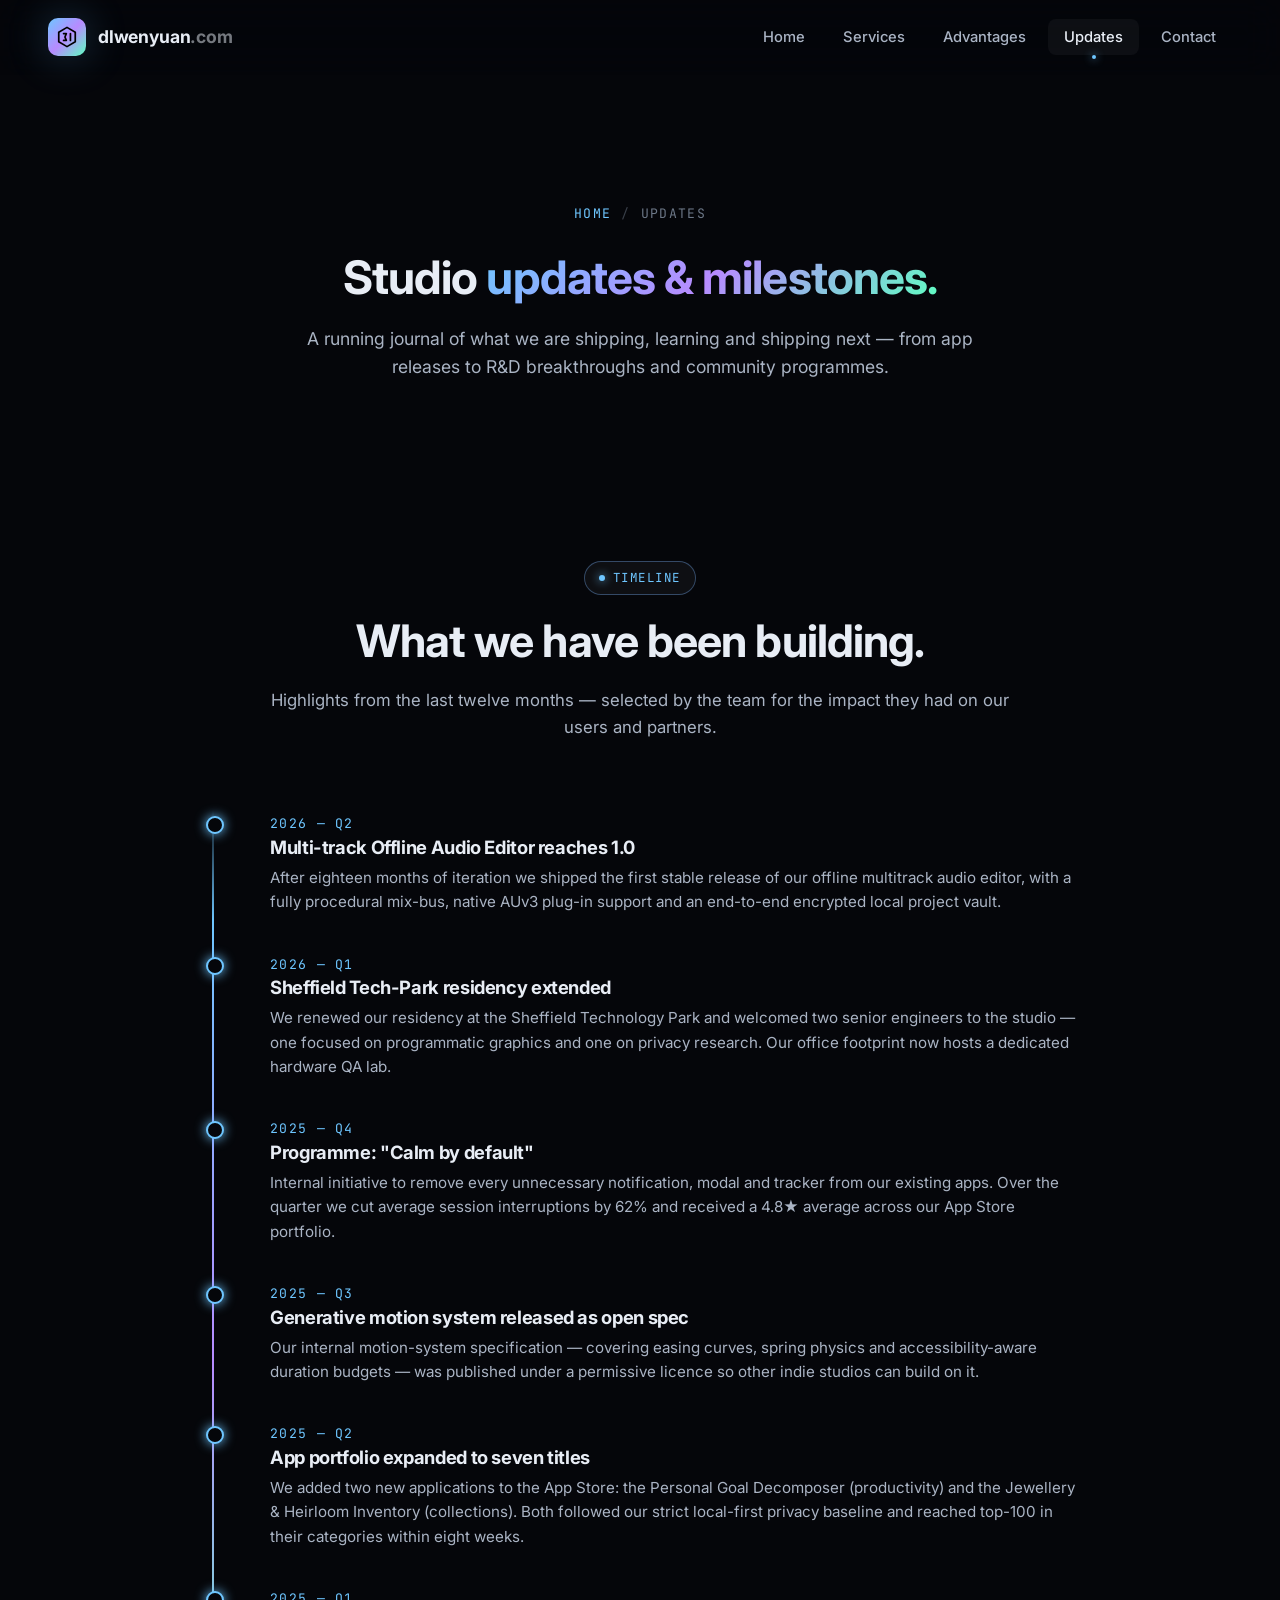
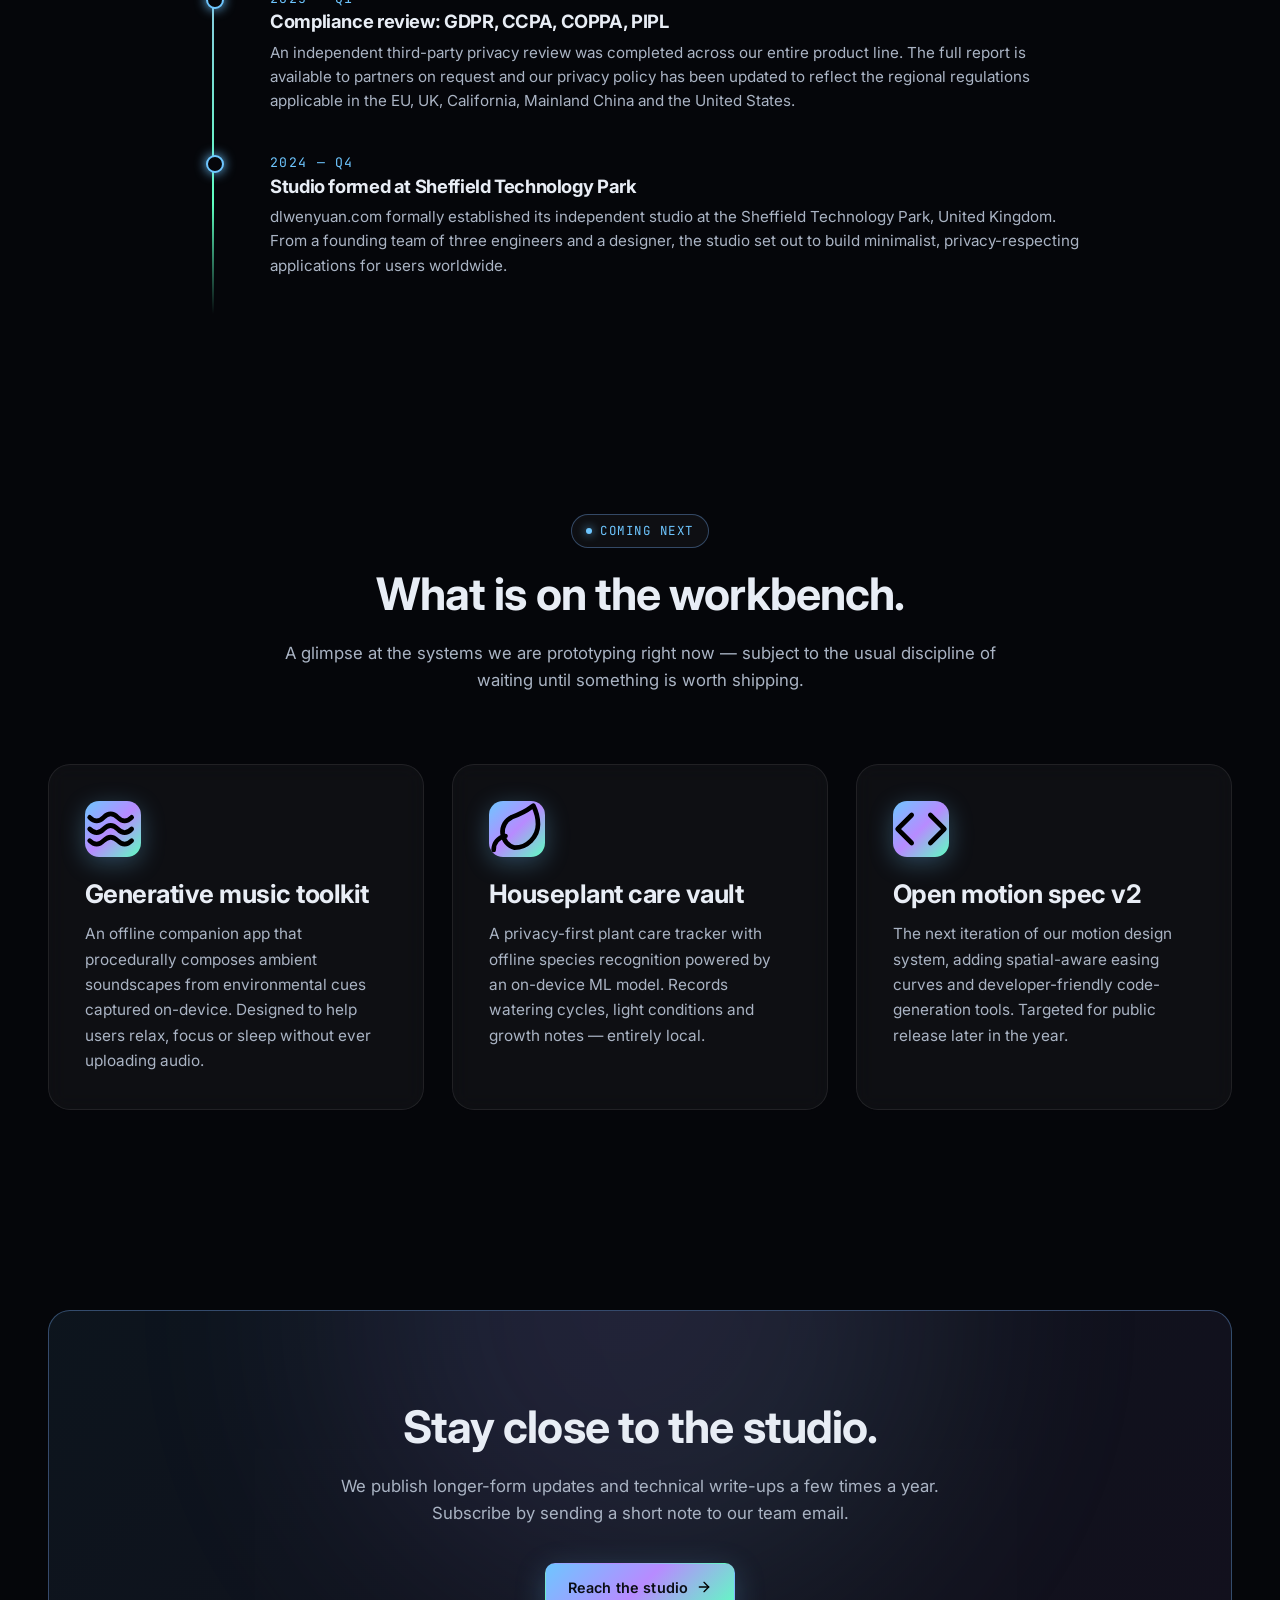
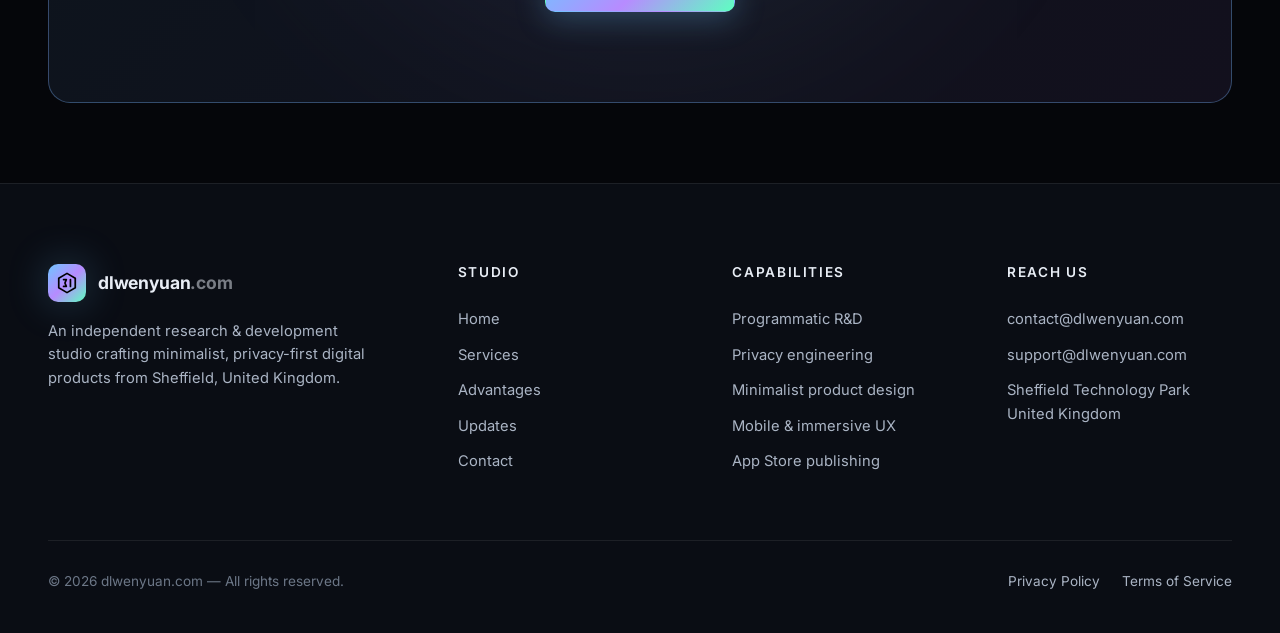
<file: updates.html>
<!DOCTYPE html>
<html lang="en">
<head>
<meta charset="UTF-8">
<meta name="viewport" content="width=device-width, initial-scale=1.0">
<title>Team Updates — dlwenyuan.com</title>
<meta name="description" content="Recent news, app releases, R&D milestones and studio updates from the dlwenyuan.com team in Sheffield.">
<meta name="robots" content="index, follow">
<link rel="canonical" href="https://dlwenyuan.com/updates.html">
<meta property="og:title" content="Team Updates — dlwenyuan.com">
<meta property="og:description" content="Recent news, app releases, R&D milestones and studio updates from the dlwenyuan.com team.">
<meta property="og:image" content="https://dlwenyuan.com/images/og-cover.png">
<meta name="twitter:card" content="summary_large_image">
<meta name="theme-color" content="#05060a">
<link rel="icon" type="image/svg+xml" href="images/logo-mark.svg">
<link rel="preconnect" href="https://fonts.googleapis.com">
<link rel="preconnect" href="https://fonts.gstatic.com" crossorigin>
<link href="https://fonts.googleapis.com/css2?family=Inter:wght@400;500;600;700;800&family=JetBrains+Mono:wght@400;500;600&display=swap" rel="stylesheet">
<link rel="stylesheet" href="css/style.css">
</head>
<body>
<div class="bg-stage" aria-hidden="true"></div>
<div class="bg-grid" aria-hidden="true"></div>

<header class="site-header">
  <div class="container nav-inner">
    <a href="index.html" class="brand"><span class="logo-mark"><img src="images/logo-mark.svg" class="brand-mark" alt=""></span><span>dlwenyuan<span style="opacity:.5">.com</span></span></a>
    <nav><ul class="nav-links">
      <li><a href="index.html">Home</a></li><li><a href="services.html">Services</a></li>
      <li><a href="advantages.html">Advantages</a></li><li><a href="updates.html" class="active">Updates</a></li><li><a href="contact.html">Contact</a></li>
      
    </ul></nav>
    <button class="menu-toggle" aria-label="Toggle menu"><span></span></button>
  </div>
</header>
<div class="mobile-drawer">
  <a href="index.html">Home</a><a href="services.html">Services</a><a href="advantages.html">Advantages</a>
  <a href="updates.html">Updates</a><a href="contact.html">Contact</a>
</div>

<section class="page-hero">
  <div class="container">
    <div class="breadcrumb reveal"><a href="index.html">Home</a><span class="sep">/</span><span>Updates</span></div>
    <h1 class="reveal">Studio <span class="gradient-text">updates &amp; milestones.</span></h1>
    <p class="reveal delay-1">A running journal of what we are shipping, learning and shipping next — from app releases to R&amp;D breakthroughs and community programmes.</p>
  </div>
</section>

<section class="section-sm">
  <div class="container">
    <div class="section-head reveal">
      <span class="eyebrow"><span class="dot"></span> Timeline</span>
      <h2>What we have been building.</h2>
      <p>Highlights from the last twelve months — selected by the team for the impact they had on our users and partners.</p>
    </div>
    <div class="timeline">
      <div class="tl-item reveal">
        <span class="tl-date">2026 — Q2</span>
        <h4>Multi-track Offline Audio Editor reaches 1.0</h4>
        <p>After eighteen months of iteration we shipped the first stable release of our offline multitrack audio editor, with a fully procedural mix-bus, native AUv3 plug-in support and an end-to-end encrypted local project vault.</p>
      </div>
      <div class="tl-item reveal">
        <span class="tl-date">2026 — Q1</span>
        <h4>Sheffield Tech-Park residency extended</h4>
        <p>We renewed our residency at the Sheffield Technology Park and welcomed two senior engineers to the studio — one focused on programmatic graphics and one on privacy research. Our office footprint now hosts a dedicated hardware QA lab.</p>
      </div>
      <div class="tl-item reveal">
        <span class="tl-date">2025 — Q4</span>
        <h4>Programme: "Calm by default"</h4>
        <p>Internal initiative to remove every unnecessary notification, modal and tracker from our existing apps. Over the quarter we cut average session interruptions by 62% and received a 4.8★ average across our App Store portfolio.</p>
      </div>
      <div class="tl-item reveal">
        <span class="tl-date">2025 — Q3</span>
        <h4>Generative motion system released as open spec</h4>
        <p>Our internal motion-system specification — covering easing curves, spring physics and accessibility-aware duration budgets — was published under a permissive licence so other indie studios can build on it.</p>
      </div>
      <div class="tl-item reveal">
        <span class="tl-date">2025 — Q2</span>
        <h4>App portfolio expanded to seven titles</h4>
        <p>We added two new applications to the App Store: the Personal Goal Decomposer (productivity) and the Jewellery &amp; Heirloom Inventory (collections). Both followed our strict local-first privacy baseline and reached top-100 in their categories within eight weeks.</p>
      </div>
      <div class="tl-item reveal">
        <span class="tl-date">2025 — Q1</span>
        <h4>Compliance review: GDPR, CCPA, COPPA, PIPL</h4>
        <p>An independent third-party privacy review was completed across our entire product line. The full report is available to partners on request and our privacy policy has been updated to reflect the regional regulations applicable in the EU, UK, California, Mainland China and the United States.</p>
      </div>
      <div class="tl-item reveal">
        <span class="tl-date">2024 — Q4</span>
        <h4>Studio formed at Sheffield Technology Park</h4>
        <p>dlwenyuan.com formally established its independent studio at the Sheffield Technology Park, United Kingdom. From a founding team of three engineers and a designer, the studio set out to build minimalist, privacy-respecting applications for users worldwide.</p>
      </div>
    </div>
  </div>
</section>

<section class="section">
  <div class="container">
    <div class="section-head reveal">
      <span class="eyebrow"><span class="dot"></span> Coming next</span>
      <h2>What is on the workbench.</h2>
      <p>A glimpse at the systems we are prototyping right now — subject to the usual discipline of waiting until something is worth shipping.</p>
    </div>
    <div class="grid-3">
      <div class="card reveal">
        <div class="icon-wrap"><img src="images/wave.svg" alt=""></div>
        <h3>Generative music toolkit</h3>
        <p>An offline companion app that procedurally composes ambient soundscapes from environmental cues captured on-device. Designed to help users relax, focus or sleep without ever uploading audio.</p>
      </div>
      <div class="card reveal delay-1">
        <div class="icon-wrap"><img src="images/leaf.svg" alt=""></div>
        <h3>Houseplant care vault</h3>
        <p>A privacy-first plant care tracker with offline species recognition powered by an on-device ML model. Records watering cycles, light conditions and growth notes — entirely local.</p>
      </div>
      <div class="card reveal delay-2">
        <div class="icon-wrap"><img src="images/code.svg" alt=""></div>
        <h3>Open motion spec v2</h3>
        <p>The next iteration of our motion design system, adding spatial-aware easing curves and developer-friendly code-generation tools. Targeted for public release later in the year.</p>
      </div>
    </div>
  </div>
</section>

<section class="section-sm">
  <div class="container">
    <div class="cta-banner reveal">
      <h2>Stay close to the studio.</h2>
      <p>We publish longer-form updates and technical write-ups a few times a year. Subscribe by sending a short note to our team email.</p>
      <a href="contact.html" class="btn btn-primary">Reach the studio <img src="images/arrow-right.svg" class="arrow" alt=""></a>
    </div>
  </div>
</section>

<footer class="site-footer">
  <div class="container">
    <div class="footer-grid">
      <div class="footer-brand">
        <a href="index.html" class="brand"><span class="logo-mark"><img src="images/logo-mark.svg" class="brand-mark" alt=""></span><span>dlwenyuan<span style="opacity:.5">.com</span></span></a>
        <p>An independent research &amp; development studio crafting minimalist, privacy-first digital products from Sheffield, United Kingdom.</p>
      </div>
      <div class="footer-col"><h5>Studio</h5><ul>
        <li><a href="index.html">Home</a></li><li><a href="services.html">Services</a></li>
        <li><a href="advantages.html">Advantages</a></li><li><a href="updates.html">Updates</a></li><li><a href="contact.html">Contact</a></li>
      </ul></div>
      <div class="footer-col"><h5>Capabilities</h5><ul>
        <li>Programmatic R&amp;D</li><li>Privacy engineering</li><li>Minimalist product design</li><li>Mobile &amp; immersive UX</li><li>App Store publishing</li>
      </ul></div>
      <div class="footer-col"><h5>Reach us</h5><ul>
        <li><a href="mailto:contact@dlwenyuan.com">contact@dlwenyuan.com</a></li>
        <li><a href="mailto:support@dlwenyuan.com">support@dlwenyuan.com</a></li>
        <li>Sheffield Technology Park<br>United Kingdom</li>
      </ul></div>
    </div>
    <div class="footer-bottom">
      <span>© <span data-year>2026</span> dlwenyuan.com — All rights reserved.</span>
      <div class="legal-links"><a href="privacy.html">Privacy Policy</a><a href="terms.html">Terms of Service</a></div>
    </div>
  </div>
</footer>
<script src="js/main.js" defer></script>
</body>
</html>
</file>
<file: css/style.css>
/* placeholder */
/* ============================================
   dlwenyuan.com - Global Stylesheet
   Dark-mode / immersive full-screen narrative
   ============================================ */

:root {
    --bg-0: #05060a;
    --bg-1: #0a0d14;
    --bg-2: #10141d;
    --surface: rgba(255, 255, 255, 0.04);
    --surface-hi: rgba(255, 255, 255, 0.07);
    --border: rgba(255, 255, 255, 0.08);
    --border-hi: rgba(120, 180, 255, 0.35);
    --text: #e8edf5;
    --text-2: #aab4c4;
    --text-3: #6c7787;
    --accent: #6ec6ff;
    --accent-2: #b78bff;
    --accent-3: #5effc1;
    --warn: #ffb86b;
    --danger: #ff6b8b;
    --grad: linear-gradient(135deg, #6ec6ff 0%, #b78bff 50%, #5effc1 100%);
    --grad-soft: linear-gradient(135deg, rgba(110,198,255,.15) 0%, rgba(183,139,255,.12) 50%, rgba(94,255,193,.10) 100%);
    --radius-sm: 8px;
    --radius: 14px;
    --radius-lg: 22px;
    --shadow-1: 0 4px 24px rgba(0, 0, 0, 0.35);
    --shadow-2: 0 18px 60px rgba(0, 0, 0, 0.5);
    --glow: 0 0 40px rgba(110, 198, 255, 0.25);
    --font-sans: 'Inter', 'Segoe UI', system-ui, -apple-system, BlinkMacSystemFont, 'Helvetica Neue', Arial, sans-serif;
    --font-mono: 'JetBrains Mono', 'SF Mono', Menlo, Consolas, monospace;
    --container: 1240px;
    --ease: cubic-bezier(.22,.61,.36,1);
    --ease-out: cubic-bezier(.16,1,.3,1);
}
* { box-sizing: border-box; margin: 0; padding: 0; }
html { scroll-behavior: smooth; -webkit-text-size-adjust: 100%; background: var(--bg-0); }
body {
    font-family: var(--font-sans); background: var(--bg-0); color: var(--text);
    line-height: 1.6; overflow-x: hidden; min-height: 100vh;
    position: relative; -webkit-font-smoothing: antialiased;
    -moz-osx-font-smoothing: grayscale;
}
.bg-stage { position: fixed; inset: 0; z-index: -1; overflow: hidden; pointer-events: none; }
.bg-stage::before, .bg-stage::after {
    content: ""; position: absolute; inset: -50%;
    background: radial-gradient(ellipse at 30% 20%, rgba(110,198,255,.18), transparent 50%),
                radial-gradient(ellipse at 80% 70%, rgba(183,139,255,.16), transparent 50%),
                radial-gradient(ellipse at 50% 90%, rgba(94,255,193,.10), transparent 60%);
    animation: nebulaDrift 32s linear infinite; will-change: transform;
}
.bg-stage::after { animation-direction: reverse; animation-duration: 48s; opacity: .55; }
@keyframes nebulaDrift {
    0% { transform: translate(0,0) rotate(0deg); }
    50% { transform: translate(-3%,2%) rotate(180deg); }
    100% { transform: translate(0,0) rotate(360deg); }
}
.bg-grid {
    position: fixed; inset: 0; z-index: -1;
    background-image:
        linear-gradient(rgba(110,198,255,.05) 1px, transparent 1px),
        linear-gradient(90deg, rgba(110,198,255,.05) 1px, transparent 1px);
    background-size: 60px 60px;
    mask-image: radial-gradient(ellipse at center, black 0%, transparent 75%);
    -webkit-mask-image: radial-gradient(ellipse at center, black 0%, transparent 75%);
    pointer-events: none;
}
.particle {
    position: fixed; width: 2px; height: 2px;
    background: var(--accent); border-radius: 50%;
    pointer-events: none; opacity: 0; z-index: -1;
    box-shadow: 0 0 8px var(--accent);
}
h1,h2,h3,h4,h5,h6 { font-weight: 700; line-height: 1.2; letter-spacing: -0.02em; color: var(--text); }
h1 { font-size: clamp(2rem, 3.6vw, 3rem); line-height: 1.1; }
h2 { font-size: clamp(1.8rem, 3.5vw, 2.8rem); }
h3 { font-size: clamp(1.3rem, 2vw, 1.6rem); }
h4 { font-size: 1.15rem; }
p { color: var(--text-2); }
a { color: inherit; text-decoration: none; transition: color .25s var(--ease); }
a:hover { color: var(--accent); }
.gradient-text {
    background: var(--grad);
    -webkit-background-clip: text; background-clip: text;
    -webkit-text-fill-color: transparent; color: transparent;
}
.container { max-width: var(--container); margin: 0 auto; padding: 0 28px; }
.section { padding: 120px 0; position: relative; }
.section-sm { padding: 80px 0; }
.section-head { text-align: center; max-width: 760px; margin: 0 auto 70px; }
.section-head .eyebrow {
    display: inline-flex; align-items: center; gap: 8px;
    padding: 6px 14px; border: 1px solid var(--border-hi);
    border-radius: 999px; font-size: .78rem; font-family: var(--font-mono);
    color: var(--accent); background: var(--surface);
    margin-bottom: 20px; text-transform: uppercase; letter-spacing: .12em;
}
.section-head .eyebrow .dot {
    width: 6px; height: 6px; border-radius: 50%;
    background: var(--accent); box-shadow: 0 0 10px var(--accent);
    animation: pulse 2s ease-in-out infinite;
}
@keyframes pulse {
    0%,100% { opacity: 1; transform: scale(1); }
    50% { opacity: .4; transform: scale(.85); }
}
.section-head h2 { margin-bottom: 18px; }
.section-head p { font-size: 1.05rem; }

.btn {
    display: inline-flex; align-items: center; gap: 8px;
    padding: 12px 22px; border-radius: 10px;
    font-size: .9rem; font-weight: 600; letter-spacing: .01em;
    cursor: pointer; border: 1px solid transparent;
    transition: all .35s var(--ease);
    position: relative; overflow: hidden;
    background: transparent; color: var(--text);
    white-space: nowrap;
}
.btn-primary {
    background: var(--grad); color: #0a0d14;
    box-shadow: 0 8px 30px rgba(110,198,255,.25);
}
.btn-primary:hover {
    transform: translateY(-2px);
    box-shadow: 0 14px 40px rgba(110,198,255,.4); color: #0a0d14;
}
.btn-primary::after {
    content: ""; position: absolute;
    top: 0; left: -100%; width: 100%; height: 100%;
    background: linear-gradient(120deg, transparent, rgba(255,255,255,.5), transparent);
    transition: left .7s var(--ease);
}
.btn-primary:hover::after { left: 100%; }
.btn-ghost {
    background: var(--surface); border-color: var(--border);
    backdrop-filter: blur(20px);
}
.btn-ghost:hover {
    border-color: var(--border-hi);
    background: var(--surface-hi); color: var(--accent);
}
.btn .arrow { transition: transform .3s var(--ease); width: 16px; height: 16px; }
.btn:hover .arrow { transform: translateX(4px); }

.site-header {
    position: fixed; top: 0; left: 0; right: 0; z-index: 100;
    padding: 18px 0; background: rgba(5,6,10,.55);
    backdrop-filter: blur(20px) saturate(180%);
    -webkit-backdrop-filter: blur(20px) saturate(180%);
    border-bottom: 1px solid transparent;
    transition: all .4s var(--ease);
}
.site-header.scrolled {
    padding: 12px 0; background: rgba(5,6,10,.85);
    border-bottom-color: var(--border);
}
.nav-inner { display: flex; align-items: center; justify-content: space-between; gap: 30px; }
.brand {
    display: flex; align-items: center; gap: 12px;
    font-weight: 700; font-size: 1.1rem; letter-spacing: -.01em;
}
.brand .logo-mark {
    width: 38px; height: 38px; border-radius: 10px;
    background: var(--grad); display: grid; place-items: center;
    box-shadow: var(--glow); transition: transform .5s var(--ease);
}
.brand:hover .logo-mark { transform: rotate(15deg) scale(1.05); }
.brand-mark { width: 22px; height: 22px; color: #0a0d14; }
.nav-links { display: flex; align-items: center; gap: 6px; list-style: none; }
.nav-links a {
    padding: 9px 16px; border-radius: 8px; font-size: .92rem;
    color: var(--text-2); font-weight: 500;
    position: relative; transition: all .3s var(--ease);
}
.nav-links a:hover, .nav-links a.active {
    color: var(--text); background: var(--surface);
}
.nav-links a.active::after {
    content: ""; position: absolute;
    bottom: -4px; left: 50%; width: 4px; height: 4px;
    border-radius: 50%; background: var(--accent);
    transform: translateX(-50%); box-shadow: 0 0 8px var(--accent);
}
.nav-cta { margin-left: 8px; }
.menu-toggle {
    display: none; width: 42px; height: 42px;
    border-radius: 10px; background: var(--surface);
    border: 1px solid var(--border); cursor: pointer;
    align-items: center; justify-content: center;
}
.menu-toggle span {
    width: 20px; height: 2px; background: var(--text);
    position: relative; transition: all .3s var(--ease);
}
.menu-toggle span::before, .menu-toggle span::after {
    content: ""; position: absolute; width: 20px; height: 2px;
    background: var(--text); left: 0; transition: all .3s var(--ease);
}
.menu-toggle span::before { top: -7px; }
.menu-toggle span::after { top: 7px; }
.menu-toggle.open span { background: transparent; }
.menu-toggle.open span::before { transform: rotate(45deg); top: 0; }
.menu-toggle.open span::after { transform: rotate(-45deg); top: 0; }

.hero {
    position: relative;
    display: flex; align-items: center;
    padding: 140px 0 90px; overflow: hidden;
}
.hero-inner {
    display: grid; grid-template-columns: 1fr 1fr;
    gap: 40px; align-items: center; width: 100%;
    max-width: 1180px; margin: 0 auto;
}
.hero-badge {
    display: inline-flex; align-items: center; gap: 10px;
    padding: 7px 14px; border: 1px solid var(--border-hi);
    background: var(--surface); border-radius: 999px;
    font-size: .8rem; font-family: var(--font-mono);
    color: var(--accent); margin-bottom: 28px;
    letter-spacing: .04em; backdrop-filter: blur(10px);
}
.hero-badge .live-dot {
    width: 8px; height: 8px; border-radius: 50%;
    background: var(--accent-3); box-shadow: 0 0 10px var(--accent-3);
    animation: pulse 1.6s ease-in-out infinite;
}
.hero h1 { margin-bottom: 24px; line-height: 1.05; }
.hero h1 .rotator {
    display: inline-block; background: var(--grad);
    -webkit-background-clip: text; background-clip: text;
    -webkit-text-fill-color: transparent; color: transparent;
}
.hero-lead {
    font-size: 1.02rem; color: var(--text-2);
    max-width: 460px; margin-bottom: 36px;
    line-height: 1.65;
}
.hero-actions { display: flex; flex-wrap: wrap; gap: 14px; margin-bottom: 56px; }
.hero-stats {
    display: grid; grid-template-columns: repeat(3, 1fr); gap: 18px;
    max-width: 460px; padding-top: 26px; border-top: 1px solid var(--border);
}
.hero-stat .num {
    font-size: 1.7rem; font-weight: 700; color: var(--text);
    display: block; letter-spacing: -.02em;
}
.hero-stat .num::after {
    content: attr(data-suffix); color: var(--accent); margin-left: 2px;
}
.hero-stat .label {
    font-size: .82rem; color: var(--text-3);
    text-transform: uppercase; letter-spacing: .1em;
}
.hero-visual {
    position: relative; width: 100%;
    max-width: 540px; margin: 0 auto;
    display: flex; align-items: center; justify-content: center;
}
.hero-dashboard-img {
    width: 100%; height: auto; display: block;
    border-radius: 24px;
    filter: drop-shadow(0 24px 60px rgba(110,198,255,.18));
    animation: heroFloat 8s ease-in-out infinite;
}
@keyframes heroFloat {
    0%,100% { transform: translateY(0); }
    50% { transform: translateY(-8px); }
}
.hv-orb {
    position: absolute; inset: 12%; border-radius: 50%;
    background: conic-gradient(from 0deg, #6ec6ff, #b78bff, #5effc1, #6ec6ff);
    filter: blur(40px); opacity: .55;
    animation: orbSpin 18s linear infinite;
}
@keyframes orbSpin { to { transform: rotate(360deg); } }
.hv-core {
    position: absolute; inset: 22%; border-radius: 50%;
    background: radial-gradient(circle at 30% 30%, rgba(110,198,255,.9), rgba(183,139,255,.7) 40%, rgba(5,6,10,.95) 80%);
    box-shadow: 0 0 80px rgba(110,198,255,.4), inset 0 0 50px rgba(0,0,0,.5);
    animation: coreFloat 6s ease-in-out infinite;
}
@keyframes coreFloat {
    0%,100% { transform: translate(0,0) scale(1); }
    50% { transform: translate(-2%,2%) scale(1.04); }
}
.hv-ring {
    position: absolute; inset: 0; border-radius: 50%;
    border: 1px dashed rgba(110,198,255,.25);
    animation: ringRotate 30s linear infinite;
}
.hv-ring.r2 { inset: 8%; border-color: rgba(183,139,255,.2); animation-direction: reverse; animation-duration: 40s; }
.hv-ring.r3 { inset: 16%; border-color: rgba(94,255,193,.15); animation-duration: 60s; }
@keyframes ringRotate { to { transform: rotate(-360deg); } }
.hv-card {
    position: absolute; padding: 12px 16px;
    background: rgba(10,13,20,.7); border: 1px solid var(--border);
    border-radius: 12px; backdrop-filter: blur(20px);
    font-size: .82rem; display: flex; align-items: center; gap: 10px;
    box-shadow: var(--shadow-1); animation: floatCard 6s ease-in-out infinite;
}
.hv-card.c1 { top: 8%; left: -2%; animation-delay: 0s; }
.hv-card.c2 { bottom: 12%; right: -4%; animation-delay: 2s; }
.hv-card.c3 { top: 50%; left: -8%; animation-delay: 4s; }
.hv-card .ic {
    width: 28px; height: 28px; border-radius: 8px;
    background: var(--grad); display: grid; place-items: center; color: #0a0d14;
}
.hv-card strong { color: var(--text); font-weight: 600; display: block; font-size: .82rem; }
.hv-card span { color: var(--text-3); font-size: .72rem; }
@keyframes floatCard {
    0%,100% { transform: translateY(0); }
    50% { transform: translateY(-12px); }
}

.marquee {
    border-top: 1px solid var(--border); border-bottom: 1px solid var(--border);
    background: var(--bg-1); padding: 26px 0; overflow: hidden; position: relative;
}
.marquee-track {
    display: flex; gap: 70px; animation: scroll 40s linear infinite;
    white-space: nowrap; width: max-content;
}
.marquee-item {
    display: inline-flex; align-items: center; gap: 14px;
    font-family: var(--font-mono); font-size: .95rem;
    color: var(--text-3); text-transform: uppercase; letter-spacing: .15em;
}
.marquee-item .ic { color: var(--accent); width: 22px; height: 22px; }
@keyframes scroll { to { transform: translateX(-50%); } }

.card {
    background: var(--surface); border: 1px solid var(--border);
    border-radius: var(--radius-lg); padding: 36px;
    position: relative; overflow: hidden;
    transition: all .5s var(--ease); backdrop-filter: blur(10px);
}
.card::before {
    content: ""; position: absolute; inset: 0;
    background: var(--grad-soft); opacity: 0; transition: opacity .5s var(--ease);
}
.card:hover {
    transform: translateY(-6px); border-color: var(--border-hi);
    box-shadow: var(--shadow-2);
}
.card:hover::before { opacity: 1; }
.card > * { position: relative; z-index: 1; }
.card .icon-wrap {
    width: 56px; height: 56px; border-radius: 14px;
    background: var(--grad); display: grid; place-items: center;
    color: #0a0d14; margin-bottom: 22px;
    box-shadow: 0 6px 24px rgba(110,198,255,.3);
    transition: transform .5s var(--ease);
}
.card:hover .icon-wrap { transform: rotate(-8deg) scale(1.05); }
.card .icon-wrap svg { width: 28px; height: 28px; }
.card h3 { margin-bottom: 12px; }
.card p { font-size: .96rem; line-height: 1.65; }

.grid-3 { display: grid; grid-template-columns: repeat(3, 1fr); gap: 28px; }
.grid-2 { display: grid; grid-template-columns: repeat(2, 1fr); gap: 28px; }
.grid-4 { display: grid; grid-template-columns: repeat(4, 1fr); gap: 24px; }

.feature-split {
    display: grid; grid-template-columns: 1fr 1fr; gap: 80px; align-items: center;
}
.feature-split .text-side h2 { margin-bottom: 24px; }
.feature-split .text-side p { margin-bottom: 24px; font-size: 1.02rem; }
.feature-list { list-style: none; margin-top: 28px; }
.feature-list li {
    display: flex; gap: 16px; padding: 16px 0;
    border-bottom: 1px solid var(--border); color: var(--text-2);
}
.feature-list li:last-child { border-bottom: none; }
.feature-list .check {
    flex: none; width: 28px; height: 28px; border-radius: 50%;
    background: var(--grad); display: grid; place-items: center; color: #0a0d14;
}
.feature-list .check svg { width: 14px; height: 14px; }
.feature-list strong { color: var(--text); display: block; margin-bottom: 4px; font-size: .98rem; }

.visual-side {
    position: relative; aspect-ratio: 4 / 3; border-radius: var(--radius-lg);
    overflow: hidden; background: linear-gradient(160deg, var(--bg-2), var(--bg-1));
    border: 1px solid var(--border); box-shadow: var(--shadow-2);
}
.terminal {
    padding: 18px 20px; height: 100%; font-family: var(--font-mono);
    font-size: .85rem; display: flex; flex-direction: column; gap: 6px;
}
.terminal-head { display: flex; gap: 8px; margin-bottom: 14px; }
.terminal-head span { width: 12px; height: 12px; border-radius: 50%; background: rgba(255,255,255,.15); }
.terminal-head span:nth-child(1) { background: #ff6b6b; }
.terminal-head span:nth-child(2) { background: #ffd93d; }
.terminal-head span:nth-child(3) { background: #6bcb77; }
.terminal .line { color: var(--text-2); }
.terminal .prompt { color: var(--accent-3); }
.terminal .key { color: var(--accent-2); }
.terminal .str { color: var(--warn); }
.terminal .cursor {
    display: inline-block; width: 8px; height: 16px;
    background: var(--accent); animation: blink 1s steps(2) infinite; vertical-align: middle;
}
@keyframes blink { 50% { opacity: 0; } }

.app-card {
    background: var(--surface); border: 1px solid var(--border);
    border-radius: var(--radius-lg); padding: 28px;
    transition: all .5s var(--ease); position: relative; overflow: hidden;
}
.app-card::after {
    content: ""; position: absolute; width: 200px; height: 200px;
    border-radius: 50%; background: var(--grad-soft);
    top: -100px; right: -100px; transition: transform .6s var(--ease);
}
.app-card:hover { transform: translateY(-6px); border-color: var(--border-hi); }
.app-card:hover::after { transform: scale(1.3); }
.app-card > * { position: relative; z-index: 1; }
.app-icon-lg {
    width: 64px; height: 64px; border-radius: 16px;
    background: var(--grad); display: grid; place-items: center;
    color: #0a0d14; margin-bottom: 22px;
    box-shadow: 0 8px 24px rgba(110,198,255,.3);
}
.app-icon-lg svg { width: 32px; height: 32px; }
.app-card h3 { margin-bottom: 8px; }
.app-card .tag {
    display: inline-block; padding: 4px 10px; border-radius: 999px;
    background: var(--surface-hi); border: 1px solid var(--border);
    font-size: .72rem; color: var(--accent); font-family: var(--font-mono);
    margin-bottom: 14px; text-transform: uppercase; letter-spacing: .08em;
}
.app-card p { font-size: .92rem; }

.steps {
    display: grid; grid-template-columns: repeat(4, 1fr); gap: 20px; counter-reset: step;
}
.step {
    counter-increment: step; padding: 32px 24px;
    border: 1px solid var(--border); border-radius: var(--radius);
    background: var(--surface); position: relative;
    transition: all .4s var(--ease);
}
.step:hover { border-color: var(--border-hi); transform: translateY(-4px); }
.step::before {
    content: counter(step, decimal-leading-zero); position: absolute;
    top: -20px; right: 18px; font-family: var(--font-mono);
    font-size: 4rem; font-weight: 800; color: transparent;
    -webkit-text-stroke: 1px rgba(110,198,255,.25); line-height: 1;
}
.step h4 { margin-bottom: 10px; font-size: 1.05rem; }
.step p { font-size: .9rem; }

.timeline {
    position: relative; max-width: 880px; margin: 0 auto; padding-left: 40px;
}
.timeline::before {
    content: ""; position: absolute; left: 12px; top: 0; bottom: 0; width: 2px;
    background: linear-gradient(to bottom, transparent, var(--accent) 10%, var(--accent-2) 50%, var(--accent-3) 90%, transparent);
}
.tl-item { position: relative; padding: 0 0 36px 30px; }
.tl-item::before {
    content: ""; position: absolute; left: -34px; top: 6px;
    width: 14px; height: 14px; border-radius: 50%;
    background: var(--bg-0); border: 2px solid var(--accent);
    box-shadow: 0 0 12px var(--accent);
}
.tl-date {
    font-family: var(--font-mono); font-size: .82rem; color: var(--accent);
    margin-bottom: 6px; letter-spacing: .1em;
}
.tl-item h4 { margin-bottom: 8px; }
.tl-item p { font-size: .95rem; }

.cta-banner {
    text-align: center; padding: 90px 50px;
    background: linear-gradient(135deg, rgba(110,198,255,.08), rgba(183,139,255,.08));
    border: 1px solid var(--border-hi); border-radius: var(--radius-lg);
    position: relative; overflow: hidden;
}
.cta-banner::before {
    content: ""; position: absolute; width: 600px; height: 600px;
    border-radius: 50%; background: var(--grad); filter: blur(120px);
    opacity: .12; top: -300px; left: 50%; transform: translateX(-50%);
}
.cta-banner > * { position: relative; z-index: 1; }
.cta-banner h2 { margin-bottom: 18px; }
.cta-banner p { font-size: 1.05rem; margin-bottom: 36px; max-width: 600px; margin-left: auto; margin-right: auto; }

.site-footer {
    background: var(--bg-1); border-top: 1px solid var(--border);
    padding: 80px 0 40px; position: relative;
}
.footer-grid {
    display: grid; grid-template-columns: 1.6fr 1fr 1fr 1fr;
    gap: 50px; margin-bottom: 60px;
}
.footer-col h5 {
    font-size: .85rem; text-transform: uppercase; letter-spacing: .12em;
    color: var(--text); margin-bottom: 22px; font-weight: 600;
}
.footer-col ul { list-style: none; }
.footer-col li { padding: 6px 0; color: var(--text-2); font-size: .92rem; }
.footer-col li a { color: var(--text-2); }
.footer-col li a:hover { color: var(--accent); }
.footer-brand p { font-size: .92rem; max-width: 320px; margin-top: 18px; }
.footer-bottom {
    display: flex; justify-content: space-between; align-items: center;
    padding-top: 30px; border-top: 1px solid var(--border);
    flex-wrap: wrap; gap: 14px; font-size: .85rem; color: var(--text-3);
}
.footer-bottom .legal-links { display: flex; gap: 22px; }
.footer-bottom .legal-links a { color: var(--text-2); }
.footer-bottom .legal-links a:hover { color: var(--accent); }

.page-hero {
    padding: 200px 0 100px; text-align: center;
    position: relative; overflow: hidden;
}
.page-hero h1 { margin-bottom: 22px; }
.page-hero p { font-size: 1.1rem; max-width: 720px; margin: 0 auto; color: var(--text-2); }
.page-hero .breadcrumb {
    display: inline-flex; gap: 10px; align-items: center;
    font-family: var(--font-mono); font-size: .82rem;
    color: var(--text-3); margin-bottom: 28px;
    text-transform: uppercase; letter-spacing: .1em;
}
.page-hero .breadcrumb a { color: var(--accent); }
.page-hero .breadcrumb .sep { opacity: .5; }

.policy-wrap {
    display: grid; grid-template-columns: 280px 1fr; gap: 60px; padding: 80px 0 120px;
}
.policy-toc {
    position: sticky; top: 120px; align-self: start;
    padding: 28px; background: var(--surface);
    border: 1px solid var(--border); border-radius: var(--radius);
    max-height: calc(100vh - 140px); overflow-y: auto;
}
.policy-toc h5 {
    font-size: .78rem; text-transform: uppercase; letter-spacing: .12em;
    color: var(--accent); margin-bottom: 18px; font-family: var(--font-mono);
}
.policy-toc ul { list-style: none; }
.policy-toc li { margin-bottom: 4px; }
.policy-toc a {
    display: block; padding: 8px 12px; border-radius: 8px;
    font-size: .88rem; color: var(--text-2);
    transition: all .3s var(--ease); border-left: 2px solid transparent;
}
.policy-toc a:hover, .policy-toc a.active {
    color: var(--accent); background: var(--surface-hi);
    border-left-color: var(--accent);
}
.policy-content { max-width: 880px; }
.policy-content section {
    padding-bottom: 50px; margin-bottom: 50px;
    border-bottom: 1px solid var(--border);
}
.policy-content section:last-child { border-bottom: none; }
.policy-content h2 {
    font-size: 1.8rem; margin-bottom: 24px; padding-top: 10px;
}
.policy-content h3 {
    font-size: 1.25rem; margin: 30px 0 14px; color: var(--text);
}
.policy-content h4 {
    font-size: 1.05rem; margin: 24px 0 10px; color: var(--accent);
}
.policy-content p, .policy-content li {
    color: var(--text-2); font-size: .98rem;
    margin-bottom: 14px; line-height: 1.75;
}
.policy-content ul, .policy-content ol { padding-left: 26px; margin-bottom: 18px; }
.policy-content li { margin-bottom: 8px; }
.policy-content strong { color: var(--text); font-weight: 600; }
.policy-content code {
    font-family: var(--font-mono); background: var(--surface-hi);
    padding: 2px 8px; border-radius: 6px; color: var(--accent); font-size: .88em;
}
.policy-meta {
    display: flex; gap: 30px; padding: 20px 26px;
    background: var(--surface); border: 1px solid var(--border);
    border-radius: var(--radius); margin-bottom: 40px; flex-wrap: wrap;
}
.policy-meta div { font-size: .88rem; color: var(--text-2); }
.policy-meta strong {
    display: block; color: var(--text); margin-bottom: 4px;
    font-size: .8rem; text-transform: uppercase; letter-spacing: .1em;
}
.policy-highlight {
    padding: 20px 24px; background: var(--grad-soft);
    border-left: 3px solid var(--accent); border-radius: 8px; margin: 24px 0;
}
.policy-highlight p { margin: 0; color: var(--text); }

.contact-grid { display: grid; grid-template-columns: 1fr 1fr; gap: 60px; }
.contact-info { padding-right: 30px; }
.contact-info h2 { margin-bottom: 18px; }
.contact-info p { font-size: 1.02rem; margin-bottom: 36px; }
.contact-channels {
    display: flex; flex-direction: column; gap: 16px; margin-bottom: 40px;
}
.channel {
    display: flex; align-items: center; gap: 18px;
    padding: 20px 24px; background: var(--surface);
    border: 1px solid var(--border); border-radius: var(--radius);
    transition: all .4s var(--ease);
}
.channel:hover { border-color: var(--border-hi); transform: translateX(4px); }
.channel .icon {
    width: 44px; height: 44px; border-radius: 12px;
    background: var(--grad); display: grid; place-items: center;
    color: #0a0d14; flex: none;
}
.channel strong { display: block; color: var(--text); margin-bottom: 4px; }
.channel span { color: var(--text-3); font-size: .85rem; }
.contact-form {
    background: var(--surface); border: 1px solid var(--border);
    border-radius: var(--radius-lg); padding: 40px;
}
.contact-form h3 { margin-bottom: 24px; }
.field { margin-bottom: 18px; }
.field label {
    display: block; margin-bottom: 8px;
    font-size: .85rem; color: var(--text-2); font-weight: 500;
}
.field input, .field select, .field textarea {
    width: 100%; padding: 14px 16px; background: var(--bg-2);
    border: 1px solid var(--border); border-radius: 10px;
    color: var(--text); font-family: var(--font-sans); font-size: .95rem;
    transition: all .3s var(--ease);
}
.field textarea { resize: vertical; min-height: 130px; }
.field input:focus, .field select:focus, .field textarea:focus {
    outline: none; border-color: var(--accent);
    box-shadow: 0 0 0 3px rgba(110,198,255,.15);
}
.field-row { display: grid; grid-template-columns: 1fr 1fr; gap: 14px; }
.form-status {
    margin-top: 14px; padding: 12px 16px; border-radius: 8px;
    font-size: .9rem; display: none;
}
.form-status.success {
    display: block; background: rgba(94,255,193,.1);
    border: 1px solid var(--accent-3); color: var(--accent-3);
}

.reveal {
    opacity: 0; transform: translateY(40px);
    transition: opacity .9s var(--ease-out), transform .9s var(--ease-out);
}
.reveal.in { opacity: 1; transform: none; }
.reveal.delay-1 { transition-delay: .1s; }
.reveal.delay-2 { transition-delay: .2s; }
.reveal.delay-3 { transition-delay: .3s; }
.reveal.delay-4 { transition-delay: .4s; }

.mobile-drawer {
    position: fixed; inset: 0;
    background: rgba(5,6,10,.96); backdrop-filter: blur(30px);
    z-index: 99; display: none; flex-direction: column;
    align-items: center; justify-content: center;
    gap: 26px; padding: 100px 30px;
}
.mobile-drawer.open { display: flex; }
.mobile-drawer a {
    font-size: 1.4rem; font-weight: 600;
    color: var(--text); padding: 8px 16px;
}
.mobile-drawer a:hover { color: var(--accent); }

@media (max-width: 980px) {
    .grid-3, .grid-4, .steps { grid-template-columns: 1fr 1fr; }
    .feature-split, .hero-inner, .contact-grid { grid-template-columns: 1fr; gap: 50px; }
    .footer-grid { grid-template-columns: 1fr 1fr; }
    .hero-visual { max-width: 420px; margin: 0 auto; }
    .policy-wrap { grid-template-columns: 1fr; }
    .policy-toc { position: static; max-height: none; }
    .nav-links { display: none; }
    .menu-toggle { display: flex; }
}
@media (max-width: 640px) {
    .section { padding: 80px 0; }
    .container { padding: 0 20px; }
    .grid-2, .grid-3, .grid-4, .steps { grid-template-columns: 1fr; }
    .hero { padding: 130px 0 70px; }
    .hero-stats { grid-template-columns: 1fr; gap: 18px; }
    .footer-grid { grid-template-columns: 1fr; gap: 36px; }
    .hero-visual { max-width: 320px; }
    .field-row { grid-template-columns: 1fr; }
    .page-hero { padding: 150px 0 60px; }
}
@media (prefers-reduced-motion: reduce) {
    *, *::before, *::after {
        animation-duration: .01ms !important;
        animation-iteration-count: 1 !important;
        transition-duration: .01ms !important;
    }
}
</file>
